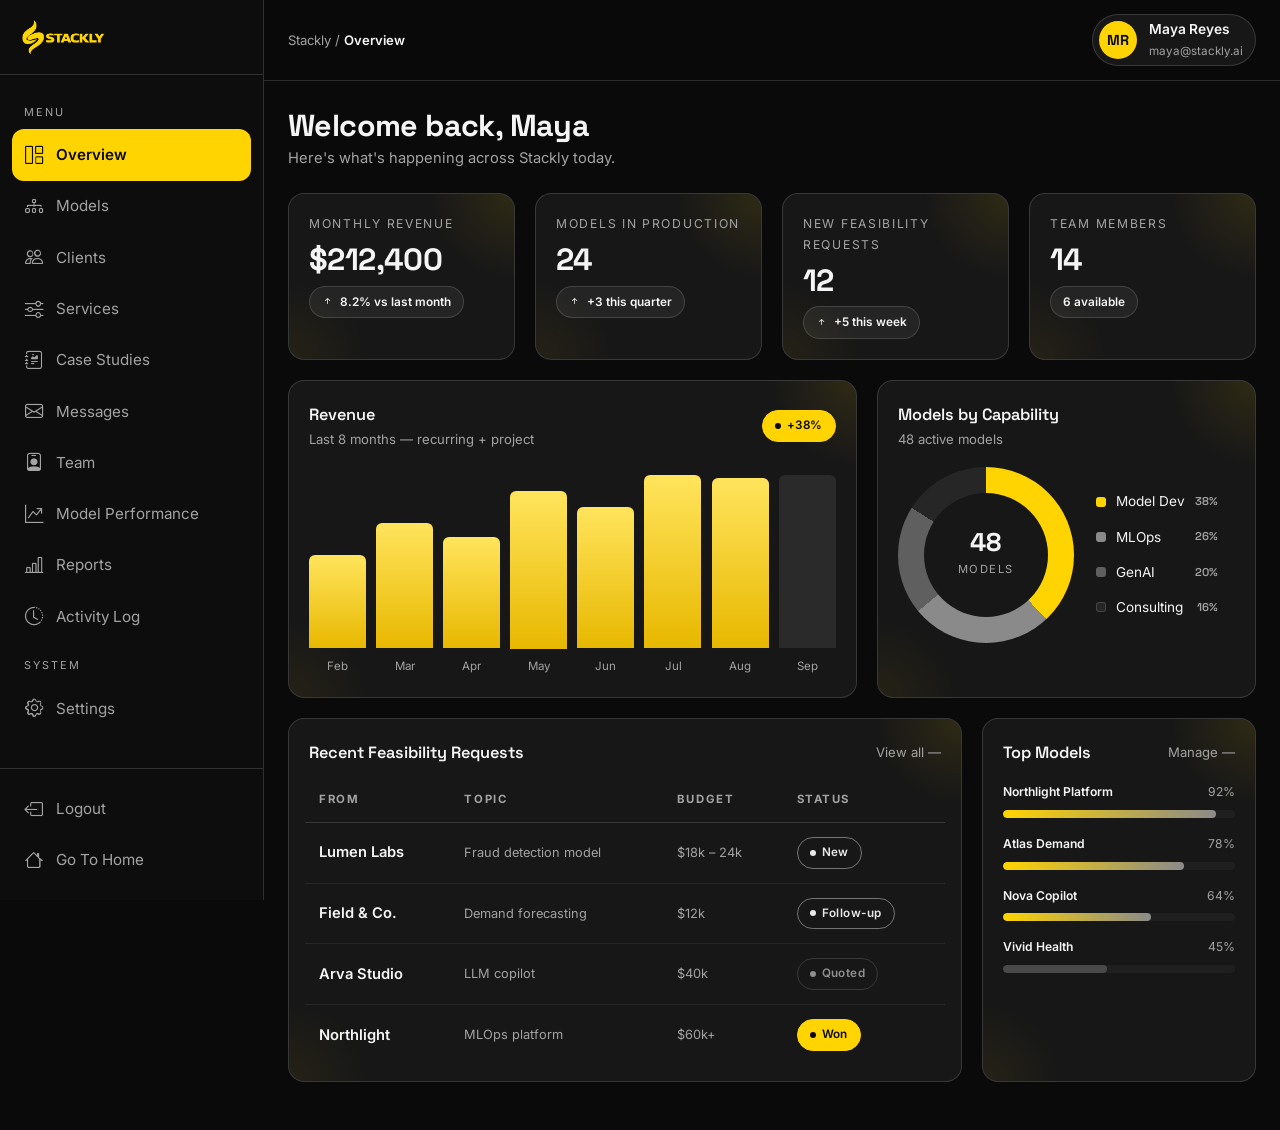
<file: admin-dashboard.html>
<!DOCTYPE html>
<html lang="en"><head>
  <meta charset="UTF-8">
  <meta name="viewport" content="width=device-width, initial-scale=1.0">
  <meta name="robots" content="noindex">
  <meta name="description" content="Stackly admin dashboard — manage models, deployments, clients, services and team.">
  <title>Admin Dashboard | STACKLY Machine Learning Platform</title>
  <script>document.documentElement.className += " js";</script>

  <link rel="preconnect" href="https://fonts.googleapis.com">
  <link rel="preconnect" href="https://fonts.gstatic.com" crossorigin="">
  <link href="https://fonts.googleapis.com/css2?family=Space+Grotesk:wght@400;500;600;700;800&amp;family=Inter:wght@300;400;500;600&amp;display=swap" rel="stylesheet">
  <link href="https://cdn.jsdelivr.net/npm/bootstrap-icons@1.11.3/font/bootstrap-icons.min.css" rel="stylesheet">
  <link href="css/style.css" rel="stylesheet">
  <link href="css/dashboard.css" rel="stylesheet">
</head>
<body class="theme-stackly" data-page="admin-dashboard">

  <div class="dash-shell" id="dashShell">

    <!-- ============ SIDEBAR ============ -->
    <aside class="dash-sidebar" id="dashSidebar">
      <a class="dash-logo" href="index.html" aria-label="Stackly home">
        <img src="images/logo-yellow.webp" alt="Stackly" class="brand-logo">
      </a>

      <nav class="dash-nav" aria-label="Admin navigation">
        <div class="dash-group-title">Menu</div>
        <a class="dash-link is-active" href="#overview" data-target="#overview" data-title="Overview"><i class="bi bi-grid-1x2"></i><span>Overview</span></a>
        <a class="dash-link" href="#projects" data-target="#projects" data-title="Models"><i class="bi bi-diagram-3"></i><span>Models</span></a>
        <a class="dash-link" href="#clients" data-target="#clients" data-title="Clients"><i class="bi bi-people"></i><span>Clients</span></a>
        <a class="dash-link" href="#services" data-target="#services" data-title="Services"><i class="bi bi-sliders"></i><span>Services</span></a>
        <a class="dash-link" href="#cases" data-target="#cases" data-title="Case Studies"><i class="bi bi-journal-richtext"></i><span>Case Studies</span></a>
        <a class="dash-link" href="#messages" data-target="#messages" data-title="Messages"><i class="bi bi-envelope"></i><span>Messages</span></a>
        <a class="dash-link" href="#team" data-target="#team" data-title="Team"><i class="bi bi-person-badge"></i><span>Team</span></a>
        <a class="dash-link" href="#analytics" data-target="#analytics" data-title="Model Performance"><i class="bi bi-graph-up-arrow"></i><span>Model Performance</span></a>
        <a class="dash-link" href="#reports" data-target="#reports" data-title="Reports"><i class="bi bi-bar-chart-line"></i><span>Reports</span></a>
        <a class="dash-link" href="#activity" data-target="#activity" data-title="Activity Log"><i class="bi bi-clock-history"></i><span>Activity Log</span></a>

        <div class="dash-group-title">System</div>
        <a class="dash-link" href="#settings" data-target="#settings" data-title="Settings"><i class="bi bi-gear"></i><span>Settings</span></a>
      </nav>

      <div class="dash-side-foot">
        <a class="dash-link is-logout" href="login.html" data-logout="" aria-label="Logout"><i class="bi bi-box-arrow-right"></i><span>Logout</span></a>
        <a class="dash-link" href="index.html"><i class="bi bi-house"></i><span>Go To Home</span></a>
      </div>
    </aside>
    <div class="dash-overlay" id="dashOverlay"></div>

    <!-- ============ MAIN ============ -->
    <div class="dash-main">
      <header class="dash-topbar">
        <button class="dash-menu-btn" id="dashMenuBtn" aria-label="Toggle menu"><i class="bi bi-list"></i></button>
        <div class="dash-crumb" id="dashCrumb">Stackly / <b>Overview</b></div>
        <div class="dash-topbar-spacer"></div>
        <div class="dash-user" data-user-chip="" title="Maya Reyes">
          <div class="dash-avatar" data-user-avatar="" data-initials="MR">MR</div>
          <div class="dash-user-meta"><b data-user-name="">Maya Reyes</b><small data-user-email="">maya@stackly.ai</small></div>
        </div>
      </header>

      <main class="dash-content">

        <!-- ===================== OVERVIEW ===================== -->
        <section class="dash-section active" id="overview">
          <div class="dash-section-head">
            <div>
              <h1 class="dash-h1">Welcome back, <span data-user-first="">Maya</span></h1>
              <p class="dash-h1-sub">Here's what's happening across Stackly today.</p>
            </div>
          </div>

          <div class="dash-cards">
            <div class="dash-card dash-stat">
              <span class="dash-stat-label">Monthly Revenue</span>
              <div class="dash-stat-num"><span class="dg-num" data-prefix="$" data-count="212400">$212,400</span></div>
              <span class="dash-delta"><i class="bi bi-arrow-up-short"></i> 8.2% vs last month</span>
            </div>
            <div class="dash-card dash-stat">
              <span class="dash-stat-label">Models in Production</span>
              <div class="dash-stat-num"><span class="dg-num" data-count="24">24</span></div>
              <span class="dash-delta"><i class="bi bi-arrow-up-short"></i> +3 this quarter</span>
            </div>
            <div class="dash-card dash-stat">
              <span class="dash-stat-label">New Feasibility Requests</span>
              <div class="dash-stat-num"><span class="dg-num" data-count="12">12</span></div>
              <span class="dash-delta"><i class="bi bi-arrow-up-short"></i> +5 this week</span>
            </div>
            <div class="dash-card dash-stat">
              <span class="dash-stat-label">Team Members</span>
              <div class="dash-stat-num"><span class="dg-num" data-count="14">14</span></div>
              <span class="dash-delta">6 available</span>
            </div>
          </div>

          <div class="dash-row two-col">
            <div class="dash-card">
              <div class="dash-card-head">
                <div>
                  <div class="dash-card-title">Revenue</div>
                  <div class="dash-card-sub">Last 8 months — recurring + project</div>
                </div>
                <span class="spill is-success">+38%</span>
              </div>
              <div class="chart-bars">
                <div class="chart-bar-wrap"><div class="chart-bar" style="--h:46%"></div><span class="chart-label">Feb</span></div>
                <div class="chart-bar-wrap"><div class="chart-bar" style="--h:62%"></div><span class="chart-label">Mar</span></div>
                <div class="chart-bar-wrap"><div class="chart-bar" style="--h:55%"></div><span class="chart-label">Apr</span></div>
                <div class="chart-bar-wrap"><div class="chart-bar" style="--h:78%"></div><span class="chart-label">May</span></div>
                <div class="chart-bar-wrap"><div class="chart-bar" style="--h:70%"></div><span class="chart-label">Jun</span></div>
                <div class="chart-bar-wrap"><div class="chart-bar" style="--h:92%"></div><span class="chart-label">Jul</span></div>
                <div class="chart-bar-wrap"><div class="chart-bar" style="--h:84%"></div><span class="chart-label">Aug</span></div>
                <div class="chart-bar-wrap"><div class="chart-bar is-soft" style="--h:100%"></div><span class="chart-label">Sep</span></div>
              </div>
            </div>

            <div class="dash-card">
              <div class="dash-card-head">
                <div>
                  <div class="dash-card-title">Models by Capability</div>
                  <div class="dash-card-sub">48 active models</div>
                </div>
              </div>
              <div style="display:flex; align-items:center; gap:22px;">
                <div class="donut" style="--c1:38; --c2:26; --c3:20; --c4:16;" role="img" aria-label="38% model development, 26% MLOps, 20% generative AI, 16% consulting">
                  <div class="donut-inner"><div class="donut-center-num">48</div><div class="donut-label">Models</div></div>
                </div>
                <div class="legend">
                  <div class="legend-item"><span class="legend-dot"></span>Model Dev<small>38%</small></div>
                  <div class="legend-item"><span class="legend-dot" style="background:#8a8a8a"></span>MLOps<small>26%</small></div>
                  <div class="legend-item"><span class="legend-dot" style="background:#5f5f5f"></span>GenAI<small>20%</small></div>
                  <div class="legend-item"><span class="legend-dot" style="background:#262626; border:1px solid var(--border);"></span>Consulting<small>16%</small></div>
                </div>
              </div>
            </div>
          </div>

          <div class="dash-row two-col">
            <div class="dash-card">
              <div class="dash-card-head">
                <div class="dash-card-title">Recent Feasibility Requests</div>
                <a class="dash-card-sub" href="404.html" data-target="#messages" data-title="Messages">View all —</a>
              </div>
              <div class="dtable-wrap">
                <table class="dtable">
                  <thead>
                    <tr><th>From</th><th>Topic</th><th>Budget</th><th>Status</th></tr>
                  </thead>
                  <tbody>
                    <tr>
                      <td class="t-main">Lumen Labs</td>
                      <td class="t-sub">Fraud detection model</td>
                      <td class="t-sub">$18k – 24k</td>
                      <td><span class="spill is-warn">New</span></td>
                    </tr>
                    <tr>
                      <td class="t-main">Field &amp; Co.</td>
                      <td class="t-sub">Demand forecasting</td>
                      <td class="t-sub">$12k</td>
                      <td><span class="spill is-warn">Follow-up</span></td>
                    </tr>
                    <tr>
                      <td class="t-main">Arva Studio</td>
                      <td class="t-sub">LLM copilot</td>
                      <td class="t-sub">$40k</td>
                      <td><span class="spill is-idle">Quoted</span></td>
                    </tr>
                    <tr>
                      <td class="t-main">Northlight</td>
                      <td class="t-sub">MLOps platform</td>
                      <td class="t-sub">$60k+</td>
                      <td><span class="spill is-success">Won</span></td>
                    </tr>
                  </tbody>
                </table>
              </div>
            </div>

            <div class="dash-card">
              <div class="dash-card-head">
                <div class="dash-card-title">Top Models</div>
                <a class="dash-card-sub" href="404.html" data-target="#projects" data-title="Models">Manage —</a>
              </div>
              <div style="display:grid; gap:16px;">
                <div>
                  <div class="pmeta"><b>Northlight Platform</b><span>92%</span></div>
                  <div class="dprogress"><div class="dprogress-fill" style="width:92%"></div></div>
                </div>
                <div>
                  <div class="pmeta"><b>Atlas Demand</b><span>78%</span></div>
                  <div class="dprogress"><div class="dprogress-fill" style="width:78%"></div></div>
                </div>
                <div>
                  <div class="pmeta"><b>Nova Copilot</b><span>64%</span></div>
                  <div class="dprogress"><div class="dprogress-fill" style="width:64%"></div></div>
                </div>
                <div>
                  <div class="pmeta"><b>Vivid Health</b><span>45%</span></div>
                  <div class="dprogress"><div class="dprogress-fill is-soft" style="width:45%"></div></div>
                </div>
              </div>
            </div>
          </div>
        </section>

        <!-- ===================== PROJECTS ===================== -->
        <section class="dash-section" id="projects">
          <div class="dash-section-head">
            <div>
              <h1 class="dash-h1">Models</h1>
              <p class="dash-h1-sub">38 total — 24 live — 6 in training — 8 archived</p>
            </div>
            <a class="dash-btn is-accent" href="404.html"><i class="bi bi-plus-lg"></i> New Model</a>
          </div>

          <div class="dash-card">
            <div class="dtable-wrap">
              <table class="dtable">
                <thead>
                  <tr><th>Model</th><th>Client</th><th>Capability</th><th>Progress</th><th>Status</th><th>Due</th><th></th></tr>
                </thead>
                <tbody>
                  <tr>
                    <td class="t-main">Northlight Platform</td>
                    <td class="t-sub">Northlight Capital</td>
                    <td class="t-sub">MLOps</td>
                    <td><div class="dprogress" style="width:120px;"><div class="dprogress-fill" style="width:92%"></div></div></td>
                    <td><span class="spill is-success">Active</span></td>
                    <td class="t-sub">Oct 22</td>
                    <td><a class="dt-action" href="404.html" aria-label="View"><i class="bi bi-eye"></i></a><a class="dt-action" href="404.html" aria-label="Edit"><i class="bi bi-pencil"></i></a></td>
                  </tr>
                  <tr>
                    <td class="t-main">Atlas Demand</td>
                    <td class="t-sub">Atlas Finance</td>
                    <td class="t-sub">Forecasting</td>
                    <td><div class="dprogress" style="width:120px;"><div class="dprogress-fill" style="width:78%"></div></div></td>
                    <td><span class="spill is-warn">Review</span></td>
                    <td class="t-sub">Oct 05</td>
                    <td><a class="dt-action" href="404.html" aria-label="View"><i class="bi bi-eye"></i></a><a class="dt-action" href="404.html" aria-label="Edit"><i class="bi bi-pencil"></i></a></td>
                  </tr>
                  <tr>
                    <td class="t-main">Nova Copilot</td>
                    <td class="t-sub">Frame</td>
                    <td class="t-sub">NLP</td>
                    <td><div class="dprogress" style="width:120px;"><div class="dprogress-fill" style="width:64%"></div></div></td>
                    <td><span class="spill is-warn">On track</span></td>
                    <td class="t-sub">Nov 01</td>
                    <td><a class="dt-action" href="404.html" aria-label="View"><i class="bi bi-eye"></i></a><a class="dt-action" href="404.html" aria-label="Edit"><i class="bi bi-pencil"></i></a></td>
                  </tr>
                  <tr>
                    <td class="t-main">Vivid Diagnostics</td>
                    <td class="t-sub">Vivid Health</td>
                    <td class="t-sub">Vision</td>
                    <td><div class="dprogress" style="width:120px;"><div class="dprogress-fill is-soft" style="width:45%"></div></div></td>
                    <td><span class="spill is-idle">Paused</span></td>
                    <td class="t-sub">Dec 10</td>
                    <td><a class="dt-action" href="404.html" aria-label="View"><i class="bi bi-eye"></i></a><a class="dt-action" href="404.html" aria-label="Edit"><i class="bi bi-pencil"></i></a></td>
                  </tr>
                  <tr>
                    <td class="t-main">FraudShield</td>
                    <td class="t-sub">Meridian Group</td>
                    <td class="t-sub">MLOps</td>
                    <td><div class="dprogress" style="width:120px;"><div class="dprogress-fill" style="width:100%"></div></div></td>
                    <td><span class="spill is-success">Completed</span></td>
                    <td class="t-sub">Done</td>
                    <td><a class="dt-action" href="404.html" aria-label="View"><i class="bi bi-eye"></i></a><a class="dt-action" href="404.html" aria-label="Edit"><i class="bi bi-pencil"></i></a></td>
                  </tr>
                </tbody>
              </table>
            </div>
          </div>
        </section>

        <!-- ===================== CLIENTS ===================== -->
        <section class="dash-section" id="clients">
          <div class="dash-section-head">
            <div>
              <h1 class="dash-h1">Clients</h1>
              <p class="dash-h1-sub">36 active accounts — $1.9M annual retainer value</p>
            </div>
            <a class="dash-btn is-accent" href="404.html"><i class="bi bi-plus-lg"></i> Add Client</a>
          </div>

          <div class="dash-card">
            <div class="dtable-wrap">
              <table class="dtable">
                <thead>
                  <tr><th>Company</th><th>Contact</th><th>Since</th><th>Models</th><th>Retainer</th><th>Status</th></tr>
                </thead>
                <tbody>
                  <tr><td class="t-main">Atlas Finance</td><td class="t-sub">Harper Quinn</td><td class="t-sub">2021</td><td class="t-sub">4</td><td class="t-sub">$24,000/mo</td><td><span class="spill is-success">Active</span></td></tr>
                  <tr><td class="t-main">Northlight Capital</td><td class="t-sub">Daniel Perez</td><td class="t-sub">2022</td><td class="t-sub">3</td><td class="t-sub">$12,500/mo</td><td><span class="spill is-success">Active</span></td></tr>
                  <tr><td class="t-main">Frame</td><td class="t-sub">Lena Ortiz</td><td class="t-sub">2023</td><td class="t-sub">2</td><td class="t-sub">$15,000/mo</td><td><span class="spill is-warn">On hold</span></td></tr>
                  <tr><td class="t-main">Vivid Health</td><td class="t-sub">Simon Bell</td><td class="t-sub">2020</td><td class="t-sub">6</td><td class="t-sub">$8,000/mo</td><td><span class="spill is-warn">Renewing</span></td></tr>
                  <tr><td class="t-main">Fenwick Labs</td><td class="t-sub">Ava Simmons</td><td class="t-sub">2024</td><td class="t-sub">1</td><td class="t-sub">$9,000/mo</td><td><span class="spill is-success">Active</span></td></tr>
                  <tr><td class="t-main">Meridian Group</td><td class="t-sub">Marcus Lee</td><td class="t-sub">2019</td><td class="t-sub">8</td><td class="t-sub">$18,000/mo</td><td><span class="spill is-success">Active</span></td></tr>
                </tbody>
              </table>
            </div>
          </div>
        </section>

        <!-- ===================== SERVICES ===================== -->
        <section class="dash-section" id="services">
          <div class="dash-section-head">
            <div>
              <h1 class="dash-h1">Services</h1>
              <p class="dash-h1-sub">Toggle what's currently offered and live</p>
            </div>
            <a class="dash-btn is-accent" href="404.html"><i class="bi bi-plus-lg"></i> Add Service</a>
          </div>

          <div class="svc-row">
            <div class="svc-main"><b>Model Development</b><span>Predictive and deep learning models built on your data.</span></div>
            <div class="svc-meta"><b>4</b> active models</div>
            <div class="svc-meta" style="text-align:left;"><b>$36k</b> avg. rate</div>
            <span class="spill is-success">Live</span>
            <label class="switch"><input type="checkbox" checked=""><span class="sw-track"></span></label>
          </div>
          <div class="svc-row">
            <div class="svc-main"><b>MLOps &amp; Deployment</b><span>Pipelines, monitoring, and scalable production inference.</span></div>
            <div class="svc-meta"><b>6</b> active models</div>
            <div class="svc-meta" style="text-align:left;"><b>$58k</b> avg. rate</div>
            <span class="spill is-success">Live</span>
            <label class="switch"><input type="checkbox" checked=""><span class="sw-track"></span></label>
          </div>
          <div class="svc-row">
            <div class="svc-main"><b>Data Engineering</b><span>Reliable pipelines, warehouses, and feature stores.</span></div>
            <div class="svc-meta"><b>3</b> active models</div>
            <div class="svc-meta" style="text-align:left;"><b>$44k</b> avg. rate</div>
            <span class="spill is-success">Live</span>
            <label class="switch"><input type="checkbox" checked=""><span class="sw-track"></span></label>
          </div>
          <div class="svc-row">
            <div class="svc-main"><b>Generative AI &amp; LLMs</b><span>Fine-tuned models and retrieval-augmented applications.</span></div>
            <div class="svc-meta"><b>2</b> active models</div>
            <div class="svc-meta" style="text-align:left;"><b>$32k</b> avg. rate</div>
            <span class="spill is-success">Live</span>
            <label class="switch"><input type="checkbox" checked=""><span class="sw-track"></span></label>
          </div>
          <div class="svc-row">
            <div class="svc-main"><b>AI Strategy &amp; Consulting</b><span>Feasibility audits, roadmaps, and fractional ML leadership.</span></div>
            <div class="svc-meta"><b>1</b> active model</div>
            <div class="svc-meta" style="text-align:left;"><b>$18k</b> avg. rate</div>
            <span class="spill is-warn">Paused</span>
            <label class="switch"><input type="checkbox"><span class="sw-track"></span></label>
          </div>
        </section>

        <!-- ===================== CASE STUDIES ===================== -->
        <section class="dash-section" id="cases">
          <div class="dash-section-head">
            <div>
              <h1 class="dash-h1">Case Studies</h1>
              <p class="dash-h1-sub">Published stories on work.html and the case study archive</p>
            </div>
            <a class="dash-btn is-accent" href="404.html"><i class="bi bi-plus-lg"></i> New Story</a>
          </div>

          <div class="dash-card">
            <div class="dtable-wrap">
              <table class="dtable">
                <thead>
                  <tr><th>Title</th><th>Client</th><th>Year</th><th>Views</th><th>Status</th><th></th></tr>
                </thead>
                <tbody>
                  <tr><td class="t-main">Northlight: A Forecasting Platform Reimagined</td><td class="t-sub">Northlight Capital</td><td class="t-sub">2026</td><td class="t-sub">41.2k</td><td><span class="spill is-success">Published</span></td><td><a class="dt-action" href="404.html"><i class="bi bi-pencil"></i></a></td></tr>
                  <tr><td class="t-main">Atlas: Demand Forecasting at Scale</td><td class="t-sub">Atlas Finance</td><td class="t-sub">2025</td><td class="t-sub">29.8k</td><td><span class="spill is-success">Published</span></td><td><a class="dt-action" href="404.html"><i class="bi bi-pencil"></i></a></td></tr>
                  <tr><td class="t-main">Nova: An LLM Copilot in Production</td><td class="t-sub">Frame</td><td class="t-sub">2025</td><td class="t-sub">18.4k</td><td><span class="spill is-warn">Draft</span></td><td><a class="dt-action" href="404.html"><i class="bi bi-pencil"></i></a></td></tr>
                  <tr><td class="t-main">Vivid: Diagnostics from Imaging Data</td><td class="t-sub">Vivid Health</td><td class="t-sub">2024</td><td class="t-sub">33.1k</td><td><span class="spill is-success">Published</span></td><td><a class="dt-action" href="404.html"><i class="bi bi-pencil"></i></a></td></tr>
                </tbody>
              </table>
            </div>
          </div>
        </section>

        <!-- ===================== MESSAGES ===================== -->
        <section class="dash-section" id="messages">
          <div class="dash-section-head">
            <div>
              <h1 class="dash-h1">Messages &amp; Inquiries</h1>
              <p class="dash-h1-sub">8 unread — sourced from contact form and project threads</p>
            </div>
          </div>

          <div class="dash-card">
            <div class="msg-list">
              <div class="msg-item is-unread">
                <div class="dash-avatar" data-initials="LL">LL</div>
                <div class="msg-main"><b>Lumen Labs</b><span>Looking for a partner to rebuild our ML platform ahead of the Series B — budget $18k–24k…</span></div>
                <div class="msg-when">Now</div>
                <span class="unread-dot"></span>
              </div>
              <div class="msg-item is-unread">
                <div class="dash-avatar" data-initials="FC">FC</div>
                <div class="msg-main"><b>Field &amp; Co.</b><span>Follow-up on the forecasting proposal — can we review the baseline results this week?</span></div>
                <div class="msg-when">24m</div>
                <span class="unread-dot"></span>
              </div>
              <div class="msg-item">
                <div class="dash-avatar" data-initials="AS">AS</div>
                <div class="msg-main"><b>Arva Studio</b><span>Quote accepted for the fraud detection build — sending the PO now.</span></div>
                <div class="msg-when">3h</div>
              </div>
              <div class="msg-item is-unread">
                <div class="dash-avatar" data-initials="HQ">HQ</div>
                <div class="msg-main"><b>Harper Quinn</b><span>Can we move the discovery call to Thursday? Also, the model dashboard looks great.</span></div>
                <div class="msg-when">5h</div>
                <span class="unread-dot"></span>
              </div>
              <div class="msg-item">
                <div class="dash-avatar" data-initials="DE">DE</div>
                <div class="msg-main"><b>Daniel Perez</b><span>Atlas approved the final forecast model — amazing work as always.</span></div>
                <div class="msg-when">1d</div>
              </div>
              <div class="msg-item">
                <div class="dash-avatar" data-initials="SB">SB</div>
                <div class="msg-main"><b>Simon Bell</b><span>Vivid would like to talk about the retainer renewal terms.</span></div>
                <div class="msg-when">2d</div>
              </div>
            </div>
          </div>
        </section>

        <!-- ===================== TEAM ===================== -->
        <section class="dash-section" id="team">
          <div class="dash-section-head">
            <div>
              <h1 class="dash-h1">Team</h1>
              <p class="dash-h1-sub">14 members — 6 currently free to take work</p>
            </div>
            <a class="dash-btn is-accent" href="404.html"><i class="bi bi-person-plus"></i> Invite Member</a>
          </div>

          <div class="team-grid">
            <div class="team-tile">
              <div class="dash-avatar" data-initials="MR">MR</div>
              <h4>Maya Reyes</h4>
              <div class="role">Founder — Chief Scientist</div>
              <span class="spill is-warn">In project</span>
              <div style="margin-top:14px; display:flex; gap:6px; justify-content:center;">
                <a class="dt-action" href="404.html" aria-label="Edit"><i class="bi bi-pencil"></i></a>
              </div>
            </div>
            <div class="team-tile">
              <div class="dash-avatar" data-initials="JT">JT</div>
              <h4>Jonah Turner</h4>
              <div class="role">Head of Machine Learning</div>
              <span class="spill is-warn">In project</span>
              <div style="margin-top:14px; display:flex; gap:6px; justify-content:center;">
                <a class="dt-action" href="404.html" aria-label="Edit"><i class="bi bi-pencil"></i></a>
              </div>
            </div>
            <div class="team-tile">
              <div class="dash-avatar" data-initials="EL">EL</div>
              <h4>Elena Lombardi</h4>
              <div class="role">Head of Data Engineering</div>
              <span class="spill is-success">Available</span>
              <div style="margin-top:14px; display:flex; gap:6px; justify-content:center;">
                <a class="dt-action" href="404.html" aria-label="Edit"><i class="bi bi-pencil"></i></a>
              </div>
            </div>
            <div class="team-tile">
              <div class="dash-avatar" data-initials="PN">PN</div>
              <h4>Priya Nath</h4>
              <div class="role">NLP Engineer</div>
              <span class="spill is-warn">In project</span>
              <div style="margin-top:14px; display:flex; gap:6px; justify-content:center;">
                <a class="dt-action" href="404.html" aria-label="Edit"><i class="bi bi-pencil"></i></a>
              </div>
            </div>
            <div class="team-tile">
              <div class="dash-avatar" data-initials="TO">TO</div>
              <h4>Theo Olivier</h4>
              <div class="role">CV Engineer</div>
              <span class="spill is-success">Available</span>
              <div style="margin-top:14px; display:flex; gap:6px; justify-content:center;">
                <a class="dt-action" href="404.html" aria-label="Edit"><i class="bi bi-pencil"></i></a>
              </div>
            </div>
            <div class="team-tile">
              <div class="dash-avatar" data-initials="AK">AK</div>
              <h4>Anika Kapoor</h4>
              <div class="role">Data Scientist</div>
              <span class="spill is-warn">In project</span>
              <div style="margin-top:14px; display:flex; gap:6px; justify-content:center;">
                <a class="dt-action" href="404.html" aria-label="Edit"><i class="bi bi-pencil"></i></a>
              </div>
            </div>
            <div class="team-tile">
              <div class="dash-avatar" data-initials="RK">RK</div>
              <h4>Ravi Kumar</h4>
              <div class="role">MLOps Engineer</div>
              <span class="spill is-success">Available</span>
              <div style="margin-top:14px; display:flex; gap:6px; justify-content:center;">
                <a class="dt-action" href="404.html" aria-label="Edit"><i class="bi bi-pencil"></i></a>
              </div>
            </div>
            <div class="team-tile">
              <div class="dash-avatar" data-initials="LS">LS</div>
              <h4>Lena Sørensen</h4>
              <div class="role">Data Engineer</div>
              <span class="spill is-warn">In project</span>
              <div style="margin-top:14px; display:flex; gap:6px; justify-content:center;">
                <a class="dt-action" href="404.html" aria-label="Edit"><i class="bi bi-pencil"></i></a>
              </div>
            </div>
          </div>
        </section>

        <!-- ===================== ANALYTICS ===================== -->
        <section class="dash-section" id="analytics">
          <div class="dash-section-head">
            <div>
              <h1 class="dash-h1">Model Performance</h1>
              <p class="dash-h1-sub">Live deployment and training performance — last 30 days</p>
            </div>
          </div>

          <div class="dash-cards">
            <div class="dash-card dash-stat"><span class="dash-stat-label">Inference Requests</span><div class="dash-stat-num"><span class="dg-num" data-count="48200">48,200</span></div><span class="dash-delta"><i class="bi bi-arrow-up-short"></i> 12.4%</span></div>
            <div class="dash-card dash-stat"><span class="dash-stat-label">Avg. Latency</span><div class="dash-stat-num">212 ms</div><span class="dash-delta"><i class="bi bi-arrow-down-short"></i> 8ms</span></div>
            <div class="dash-card dash-stat"><span class="dash-stat-label">Error Rate</span><div class="dash-stat-num">0.62%</div><span class="dash-delta"><i class="bi bi-arrow-down-short"></i> 3.1% better</span></div>
            <div class="dash-card dash-stat"><span class="dash-stat-label">Model Uptime</span><div class="dash-stat-num">99.9%</div><span class="dash-delta"><i class="bi bi-arrow-up-short"></i> 0.6%</span></div>
          </div>

          <div class="dash-card">
            <div class="dash-card-head">
              <div>
                <div class="dash-card-title">Inference Requests — Last 12 Months</div>
                <div class="dash-card-sub">Rolling 12-month view</div>
              </div>
            </div>
            <div class="chart-bars">
              <div class="chart-bar-wrap"><div class="chart-bar is-soft" style="--h:34%"></div><span class="chart-label">Oct</span></div>
              <div class="chart-bar-wrap"><div class="chart-bar is-soft" style="--h:42%"></div><span class="chart-label">Nov</span></div>
              <div class="chart-bar-wrap"><div class="chart-bar is-soft" style="--h:38%"></div><span class="chart-label">Dec</span></div>
              <div class="chart-bar-wrap"><div class="chart-bar is-soft" style="--h:55%"></div><span class="chart-label">Jan</span></div>
              <div class="chart-bar-wrap"><div class="chart-bar" style="--h:48%"></div><span class="chart-label">Feb</span></div>
              <div class="chart-bar-wrap"><div class="chart-bar" style="--h:66%"></div><span class="chart-label">Mar</span></div>
              <div class="chart-bar-wrap"><div class="chart-bar" style="--h:60%"></div><span class="chart-label">Apr</span></div>
              <div class="chart-bar-wrap"><div class="chart-bar" style="--h:74%"></div><span class="chart-label">May</span></div>
              <div class="chart-bar-wrap"><div class="chart-bar" style="--h:70%"></div><span class="chart-label">Jun</span></div>
              <div class="chart-bar-wrap"><div class="chart-bar" style="--h:86%"></div><span class="chart-label">Jul</span></div>
              <div class="chart-bar-wrap"><div class="chart-bar" style="--h:82%"></div><span class="chart-label">Aug</span></div>
              <div class="chart-bar-wrap"><div class="chart-bar" style="--h:100%"></div><span class="chart-label">Sep</span></div>
            </div>
          </div>

          <div class="dash-row three-col">
            <div class="dash-card">
              <div class="dash-card-head"><div class="dash-card-title">Throughput Trend</div></div>
              <div class="spark" data-spark="12,18,15,24,29,31,28,40,44,50"><svg viewBox="0 0 260 80" preserveAspectRatio="none" class="spark-svg" aria-hidden="true"><polyline points="0,74.0 28.88888888888889,63.3 57.77777777777778,68.6 86.66666666666667,52.5 115.55555555555556,43.6 144.44444444444446,40.0 173.33333333333334,45.4 202.22222222222223,23.9 231.11111111111111,16.7 260,6.0" fill="none" stroke="#ffd400" stroke-width="2" stroke-linecap="round" stroke-linejoin="round"></polyline></svg></div>
              <div class="pmeta" style="margin-top:10px;"><b>Peak day</b><span>Sep — 4.2M req</span></div>
            </div>
            <div class="dash-card">
              <div class="dash-card-head"><div class="dash-card-title">Deployment Mix</div></div>
              <div style="display:flex; align-items:center; gap:20px;">
                <div class="donut" style="--c1:46; --c2:27; --c3:17; --c4:10;" role="img" aria-label="46% production, 27% canary, 17% shadow, 10% training">
                  <div class="donut-inner"><div class="donut-center-num">46%</div><div class="donut-label">Prod</div></div>
                </div>
                <div class="legend">
                  <div class="legend-item"><span class="legend-dot"></span>Production<small>46%</small></div>
                  <div class="legend-item"><span class="legend-dot" style="background:#8a8a8a"></span>Canary<small>27%</small></div>
                  <div class="legend-item"><span class="legend-dot" style="background:#5f5f5f"></span>Shadow<small>17%</small></div>
                  <div class="legend-item"><span class="legend-dot" style="background:#262626; border:1px solid var(--border);"></span>Training<small>10%</small></div>
                </div>
              </div>
            </div>
            <div class="dash-card">
              <div class="dash-card-head"><div class="dash-card-title">Top Models</div></div>
              <div class="pmeta"><b>FraudShield</b><span>18.2k</span></div>
              <div class="dprogress" style="margin-bottom:14px;"><div class="dprogress-fill" style="width:100%"></div></div>
              <div class="pmeta"><b>Atlas Demand</b><span>12.6k</span></div>
              <div class="dprogress" style="margin-bottom:14px;"><div class="dprogress-fill" style="width:69%"></div></div>
              <div class="pmeta"><b>Nova Copilot</b><span>9.4k</span></div>
              <div class="dprogress" style="margin-bottom:14px;"><div class="dprogress-fill" style="width:52%"></div></div>
              <div class="pmeta"><b>Vivid Health</b><span>6.1k</span></div>
              <div class="dprogress"><div class="dprogress-fill is-soft" style="width:33%"></div></div>
            </div>
          </div>
        </section>

        <!-- ===================== REPORTS ===================== -->
        <section class="dash-section" id="reports">
          <div class="dash-section-head">
            <div>
              <h1 class="dash-h1">Reports</h1>
              <p class="dash-h1-sub">Scheduled exports and one-off downloads</p>
            </div>
            <a class="dash-btn is-accent" href="404.html"><i class="bi bi-plus-lg"></i> New Report</a>
          </div>

          <div class="dash-card">
            <div class="dtable-wrap">
              <table class="dtable">
                <thead>
                  <tr><th>Report</th><th>Scope</th><th>Cadence</th><th>Last run</th><th>Status</th><th></th></tr>
                </thead>
                <tbody>
                  <tr>
                    <td class="t-main">Compute &amp; Cost Summary</td>
                    <td class="t-sub">All services</td>
                    <td class="t-sub">Monthly</td>
                    <td class="t-sub">Sep 30, 2026</td>
                    <td><span class="spill is-success">Ready</span></td>
                    <td><a class="dt-action" href="404.html" aria-label="Download"><i class="bi bi-download"></i></a><a class="dt-action" href="404.html" aria-label="Edit"><i class="bi bi-pencil"></i></a></td>
                  </tr>
                  <tr>
                    <td class="t-main">Model Retention</td>
                    <td class="t-sub">Retainer accounts</td>
                    <td class="t-sub">Quarterly</td>
                    <td class="t-sub">Sep 28, 2026</td>
                    <td><span class="spill is-success">Ready</span></td>
                    <td><a class="dt-action" href="404.html" aria-label="Download"><i class="bi bi-download"></i></a><a class="dt-action" href="404.html" aria-label="Edit"><i class="bi bi-pencil"></i></a></td>
                  </tr>
                  <tr>
                    <td class="t-main">Cluster Utilisation</td>
                    <td class="t-sub">Training fleet</td>
                    <td class="t-sub">Weekly</td>
                    <td class="t-sub">Sep 27, 2026</td>
                    <td><span class="spill is-warn">Running</span></td>
                    <td><a class="dt-action" href="404.html" aria-label="Download"><i class="bi bi-download"></i></a><a class="dt-action" href="404.html" aria-label="Edit"><i class="bi bi-pencil"></i></a></td>
                  </tr>
                  <tr>
                    <td class="t-main">Latency Funnel</td>
                    <td class="t-sub">Production endpoints</td>
                    <td class="t-sub">On demand</td>
                    <td class="t-sub">Sep 12, 2026</td>
                    <td><span class="spill is-idle">Draft</span></td>
                    <td><a class="dt-action" href="404.html" aria-label="Download"><i class="bi bi-download"></i></a><a class="dt-action" href="404.html" aria-label="Edit"><i class="bi bi-pencil"></i></a></td>
                  </tr>
                </tbody>
              </table>
            </div>
          </div>
        </section>

        <!-- ===================== ACTIVITY LOG ===================== -->
        <section class="dash-section" id="activity">
          <div class="dash-section-head">
            <div>
              <h1 class="dash-h1">Activity Log</h1>
              <p class="dash-h1-sub">Everything that changed across the workspace — last 30 days</p>
            </div>
          </div>

          <div class="dash-card">
            <div class="act-item"><i class="bi bi-person-plus"></i><div class="act-text"><span>Amara Khan</span> joined the team as Lead Data Scientist</div><div class="act-when">3h</div></div>
            <div class="act-item"><i class="bi bi-check2-circle"></i><div class="act-text">Milestone approved — <span>Northlight Platform</span> final deployment</div><div class="act-when">7h</div></div>
            <div class="act-item"><i class="bi bi-cash-coin"></i><div class="act-text">Invoice <span>#INV-2041</span> marked paid</div><div class="act-when">1d</div></div>
            <div class="act-item"><i class="bi bi-pencil"></i><div class="act-text"><span>Atlas Demand</span> model moved to Review</div><div class="act-when">2d</div></div>
            <div class="act-item"><i class="bi bi-toggles"></i><div class="act-text">Service <span>MLOps &amp; Deployment</span> set to On</div><div class="act-when">4d</div></div>
            <div class="act-item"><i class="bi bi-box-arrow-up-right"></i><div class="act-text">Case study <span>Northlight: Forecasting Platform</span> published</div><div class="act-when">6d</div></div>
            <div class="act-item"><i class="bi bi-shield-check"></i><div class="act-text">Backup completed for <span>stackly-prod</span></div><div class="act-when">1w</div></div>
          </div>
        </section>

        <!-- ===================== SETTINGS ===================== -->
        <section class="dash-section" id="settings">
          <div class="dash-section-head">
            <div>
              <h1 class="dash-h1">Settings</h1>
              <p class="dash-h1-sub">Profile, notifications and security</p>
            </div>
          </div>

          <div class="dash-row two-col">
            <div class="dash-card">
              <div class="dash-card-title" style="margin-bottom:16px;">Profile</div>
              <div style="display:grid; gap:16px;">
                <div>
                  <label class="dash-label" for="admName">Full name</label>
                  <input class="dash-input" id="admName" type="text" value="Maya Reyes" data-user-name="">
                </div>
<div>
                  <label class="dash-label" for="admEmail">Email</label>
                  <input class="dash-input" id="admEmail" type="email" value="maya@stackly.ai" autocomplete="email" autocapitalize="off" autocorrect="off" spellcheck="false" data-user-email="" />
                  <p class="field-msg" role="alert">
                    <i class="bi bi-exclamation-circle"></i><span></span>
                  </p>
                </div>
                <div>
                  <label class="dash-label" for="admRole">Role</label>
                  <input class="dash-input" id="admRole" type="text" value="Founder — Chief Scientist">
                </div>
                <div>
                  <label class="dash-label" for="admBio">Short bio</label>
                  <textarea class="dash-textarea" id="admBio" rows="3">Sets the research bar and the roadmap behind every engagement.</textarea>
                </div>
              </div>
            </div>

            <div style="display:grid; gap:16px;">
              <div class="dash-card">
                <div class="dash-card-title" style="margin-bottom:8px;">Notifications</div>
                <div class="set-row"><div><b>New feasibility alerts</b><span>Email me when a contact form arrives</span></div><label class="switch"><input type="checkbox" checked=""><span class="sw-track"></span></label></div>
                <div class="set-row"><div><b>Model milestones</b><span>Daily digest of status changes</span></div><label class="switch"><input type="checkbox" checked=""><span class="sw-track"></span></label></div>
                <div class="set-row"><div><b>Weekly performance</b><span>Model metrics summary every Monday</span></div><label class="switch"><input type="checkbox"><span class="sw-track"></span></label></div>
              </div>

              <div class="dash-card">
                <div class="dash-card-title" style="margin-bottom:16px;">Security</div>
                <div style="display:grid; gap:16px;">
                  <div>
                    <label class="dash-label" for="admPw">New password</label>
                    <input class="dash-input" id="admPw" type="password">
                  </div>
                  <div>
                    <label class="dash-label" for="admPw2">Confirm password</label>
                    <input class="dash-input" id="admPw2" type="password">
                  </div>
                </div>
              </div>
            </div>
          </div>

          <div style="display:flex; gap:12px;">
            <a class="dash-btn is-accent" href="404.html">Save Changes</a>
            <a class="dash-btn" href="404.html">Cancel</a>
          </div>
        </section>

      </main>
    </div>
  </div>

    <script src="js/email-validate.js"></script>
  <script src="js/dashboard.js"></script>
</body></html>
</file>
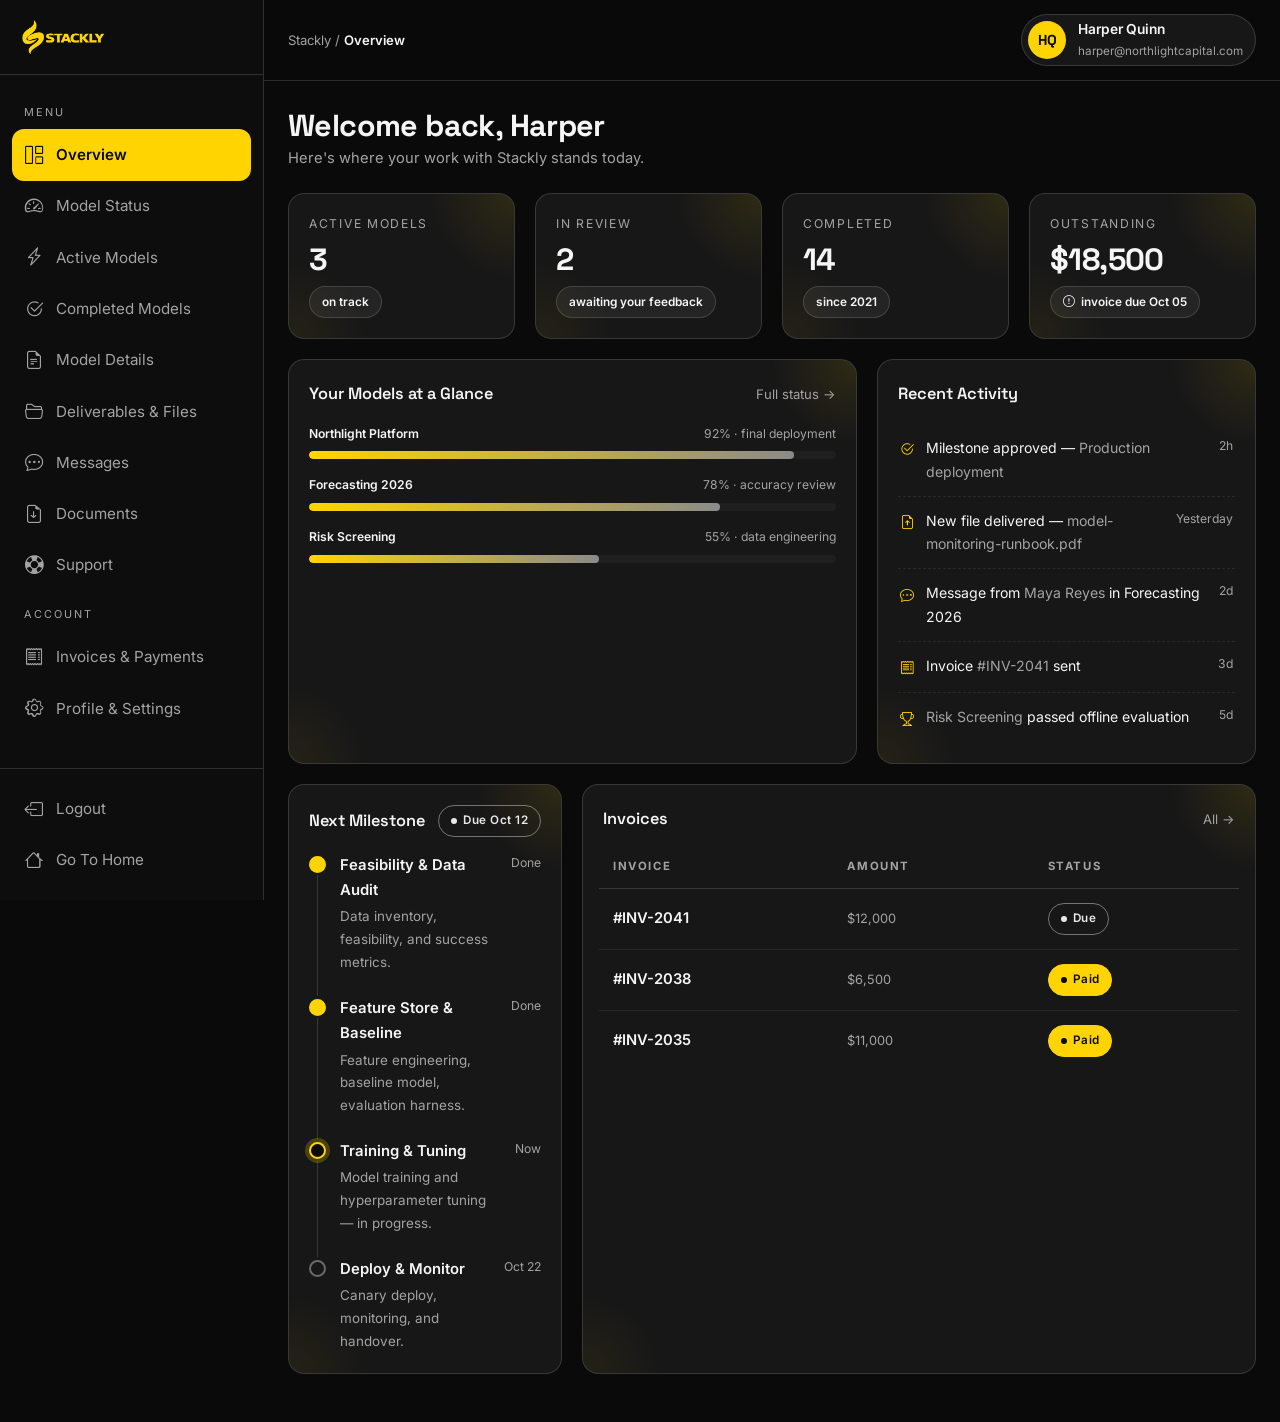
<file: client-dashboard.html>
<!DOCTYPE html>
<html lang="en">
<head>
  <meta charset="UTF-8" />
  <meta name="viewport" content="width=device-width, initial-scale=1.0" />
  <meta name="robots" content="noindex" />
<meta name="description" content="Stackly client dashboard — track model deployments, performance and invoices." />
  <title>Client Dashboard | STACKLY Machine Learning Platform</title>
  <script>document.documentElement.className += " js";</script>

  <link rel="preconnect" href="https://fonts.googleapis.com" />
  <link rel="preconnect" href="https://fonts.gstatic.com" crossorigin />
  <link href="https://fonts.googleapis.com/css2?family=Space+Grotesk:wght@400;500;600;700;800&family=Inter:wght@300;400;500;600&display=swap" rel="stylesheet" />
  <link href="https://cdn.jsdelivr.net/npm/bootstrap-icons@1.11.3/font/bootstrap-icons.min.css" rel="stylesheet" />
  <link href="css/style.css" rel="stylesheet" />
  <link href="css/dashboard.css" rel="stylesheet" />
</head>
<body class="theme-stackly" data-page="client-dashboard">

  <div class="dash-shell" id="dashShell">

    <!-- ============ SIDEBAR ============ -->
    <aside class="dash-sidebar" id="dashSidebar">
      <a class="dash-logo" href="index.html" aria-label="Stackly home">
        <img src="images/logo-yellow.webp" alt="Stackly" class="brand-logo" />
      </a>

      <nav class="dash-nav" aria-label="Client navigation">
        <div class="dash-group-title">Menu</div>
<a class="dash-link is-active" href="#overview" data-target="#overview" data-title="Overview"><i class="bi bi-grid-1x2"></i><span>Overview</span></a>
        <a class="dash-link" href="#status" data-target="#status" data-title="Model Status"><i class="bi bi-speedometer2"></i><span>Model Status</span></a>
        <a class="dash-link" href="#active" data-target="#active" data-title="Active Models"><i class="bi bi-lightning-charge"></i><span>Active Models</span></a>
        <a class="dash-link" href="#completed" data-target="#completed" data-title="Completed Models"><i class="bi bi-check2-circle"></i><span>Completed Models</span></a>
        <a class="dash-link" href="#details" data-target="#details" data-title="Model Details"><i class="bi bi-file-earmark-text"></i><span>Model Details</span></a>
        <a class="dash-link" href="#files" data-target="#files" data-title="Deliverables"><i class="bi bi-folder2-open"></i><span>Deliverables &amp; Files</span></a>
        <a class="dash-link" href="#messages" data-target="#messages" data-title="Messages"><i class="bi bi-chat-dots"></i><span>Messages</span></a>
        <a class="dash-link" href="#documents" data-target="#documents" data-title="Documents"><i class="bi bi-file-earmark-arrow-down"></i><span>Documents</span></a>
        <a class="dash-link" href="#support" data-target="#support" data-title="Support"><i class="bi bi-life-preserver"></i><span>Support</span></a>

        <div class="dash-group-title">Account</div>
        <a class="dash-link" href="#invoices" data-target="#invoices" data-title="Invoices"><i class="bi bi-receipt"></i><span>Invoices &amp; Payments</span></a>
        <a class="dash-link" href="#profile" data-target="#profile" data-title="Profile &amp; Settings"><i class="bi bi-gear"></i><span>Profile &amp; Settings</span></a>
      </nav>

      <div class="dash-side-foot">
        <a class="dash-link is-logout" href="login.html" data-logout aria-label="Logout"><i class="bi bi-box-arrow-right"></i><span>Logout</span></a>
        <a class="dash-link" href="index.html"><i class="bi bi-house"></i><span>Go To Home</span></a>
      </div>
    </aside>
    <div class="dash-overlay" id="dashOverlay"></div>

    <!-- ============ MAIN ============ -->
    <div class="dash-main">
      <header class="dash-topbar">
        <button class="dash-menu-btn" id="dashMenuBtn" aria-label="Toggle menu"><i class="bi bi-list"></i></button>
        <div class="dash-crumb" id="dashCrumb">Stackly / <b>Overview</b></div>
        <div class="dash-topbar-spacer"></div>
        <div class="dash-user" data-user-chip title="Harper Quinn">
          <div class="dash-avatar" data-user-avatar data-initials="HQ"></div>
          <div class="dash-user-meta"><b data-user-name>Harper Quinn</b><small data-user-email>harper@northlightcapital.com</small></div>
        </div>
      </header>

      <main class="dash-content">

        <!-- ===================== OVERVIEW ===================== -->
        <section class="dash-section active" id="overview">
          <div class="dash-section-head">
            <div>
              <h1 class="dash-h1">Welcome back, <span data-user-first>Harper</span></h1>
              <p class="dash-h1-sub">Here's where your work with Stackly stands today.</p>
            </div>
          </div>

<div class="dash-cards">
            <div class="dash-card dash-stat">
              <span class="dash-stat-label">Active Models</span>
              <div class="dash-stat-num"><span class="dg-num" data-count="3">3</span></div>
              <span class="dash-delta">on track</span>
            </div>
            <div class="dash-card dash-stat">
              <span class="dash-stat-label">In Review</span>
              <div class="dash-stat-num"><span class="dg-num" data-count="2">2</span></div>
              <span class="dash-delta">awaiting your feedback</span>
            </div>
            <div class="dash-card dash-stat">
              <span class="dash-stat-label">Completed</span>
              <div class="dash-stat-num"><span class="dg-num" data-count="14">14</span></div>
              <span class="dash-delta">since 2021</span>
            </div>
            <div class="dash-card dash-stat">
              <span class="dash-stat-label">Outstanding</span>
              <div class="dash-stat-num"><span class="dg-num" data-prefix="$" data-count="18500">18,500</span></div>
              <span class="dash-delta"><i class="bi bi-exclamation-circle"></i> invoice due Oct 05</span>
            </div>
          </div>

          <div class="dash-row two-col">
            <div class="dash-card">
              <div class="dash-card-head">
                <div class="dash-card-title">Your Models at a Glance</div>
                <a class="dash-card-sub" href="404.html" data-target="#status" data-title="Model Status">Full status →</a>
              </div>
              <div style="display:grid; gap:16px;">
                <div>
                  <div class="pmeta"><b>Northlight Platform</b><span>92% · final deployment</span></div>
                  <div class="dprogress"><div class="dprogress-fill" style="width:92%"></div></div>
                </div>
                <div>
                  <div class="pmeta"><b>Forecasting 2026</b><span>78% · accuracy review</span></div>
                  <div class="dprogress"><div class="dprogress-fill" style="width:78%"></div></div>
                </div>
                <div>
                  <div class="pmeta"><b>Risk Screening</b><span>55% · data engineering</span></div>
                  <div class="dprogress"><div class="dprogress-fill" style="width:55%"></div></div>
                </div>
              </div>
            </div>

            <div class="dash-card">
              <div class="dash-card-head"><div class="dash-card-title">Recent Activity</div></div>
              <div class="act-item"><i class="bi bi-check2-circle"></i><div class="act-text">Milestone approved — <span>Production deployment</span></div><div class="act-when">2h</div></div>
              <div class="act-item"><i class="bi bi-file-earmark-arrow-up"></i><div class="act-text">New file delivered — <span>model-monitoring-runbook.pdf</span></div><div class="act-when">Yesterday</div></div>
              <div class="act-item"><i class="bi bi-chat-dots"></i><div class="act-text">Message from <span>Maya Reyes</span> in Forecasting 2026</div><div class="act-when">2d</div></div>
              <div class="act-item"><i class="bi bi-receipt"></i><div class="act-text">Invoice <span>#INV-2041</span> sent</div><div class="act-when">3d</div></div>
              <div class="act-item"><i class="bi bi-trophy"></i><div class="act-text"><span>Risk Screening</span> passed offline evaluation</div><div class="act-when">5d</div></div>
            </div>
          </div>

          <div class="dash-row two-col">
            <div class="dash-card">
              <div class="dash-card-head">
                <div class="dash-card-title">Next Milestone</div>
                <span class="spill is-warn">Due Oct 12</span>
              </div>
              <div class="milestone">
                <div class="m-dot is-done"></div>
                <div class="m-body"><b>Feasibility &amp; Data Audit</b><p>Data inventory, feasibility, and success metrics.</p></div>
                <div class="m-when">Done</div>
              </div>
              <div class="milestone">
                <div class="m-dot is-done"></div>
                <div class="m-body"><b>Feature Store &amp; Baseline</b><p>Feature engineering, baseline model, evaluation harness.</p></div>
                <div class="m-when">Done</div>
              </div>
              <div class="milestone">
                <div class="m-dot is-now"></div>
                <div class="m-body"><b>Training &amp; Tuning</b><p>Model training and hyperparameter tuning — in progress.</p></div>
                <div class="m-when">Now</div>
              </div>
              <div class="milestone">
                <div class="m-dot"></div>
                <div class="m-body"><b>Deploy &amp; Monitor</b><p>Canary deploy, monitoring, and handover.</p></div>
                <div class="m-when">Oct 22</div>
              </div>
            </div>

            <div class="dash-card">
              <div class="dash-card-head"><div class="dash-card-title">Invoices</div><a class="dash-card-sub" href="404.html" data-target="#invoices" data-title="Invoices &amp; Payments">All →</a></div>
              <div class="dtable-wrap">
                <table class="dtable">
                  <thead><tr><th>Invoice</th><th>Amount</th><th>Status</th></tr></thead>
                  <tbody>
                    <tr><td class="t-main">#INV-2041</td><td class="t-sub">$12,000</td><td><span class="spill is-warn">Due</span></td></tr>
                    <tr><td class="t-main">#INV-2038</td><td class="t-sub">$6,500</td><td><span class="spill is-success">Paid</span></td></tr>
                    <tr><td class="t-main">#INV-2035</td><td class="t-sub">$11,000</td><td><span class="spill is-success">Paid</span></td></tr>
                  </tbody>
                </table>
              </div>
            </div>
          </div>
        </section>

        <!-- ===================== PROJECT STATUS ===================== -->
<section class="dash-section" id="status">
          <div class="dash-section-head">
            <div>
              <h1 class="dash-h1">Model Status &amp; Progress</h1>
              <p class="dash-h1-sub">Live progress across all your engagements</p>
            </div>
          </div>

          <div class="dash-row four-col">
            <div class="dash-card dash-stat"><span class="dash-stat-label">Overall</span><div class="dash-stat-num">76%</div><span class="dash-delta">across 3 models</span></div>
            <div class="dash-card dash-stat"><span class="dash-stat-label">On Track</span><div class="dash-stat-num">2</div><span class="dash-delta">2 of 3</span></div>
            <div class="dash-card dash-stat"><span class="dash-stat-label">In Review</span><div class="dash-stat-num">2</div><span class="dash-delta">awaiting feedback</span></div>
            <div class="dash-card dash-stat"><span class="dash-stat-label">Next Launch</span><div class="dash-stat-num">Oct 22</div><span class="dash-delta">Northlight Platform</span></div>
          </div>

          <div class="dash-row three-col">
            <div class="dash-card">
              <div class="dash-card-head">
                <div class="dash-card-title">Northlight Platform</div>
                <span class="spill is-success">Active</span>
              </div>
              <div class="pmeta" style="margin-bottom:12px;"><b>92% complete</b><span>Final deployment</span></div>
              <div class="milestone">
                <div class="m-dot is-done"></div>
                <div class="m-body"><b>Data &amp; Feasibility</b><p>Audit &amp; success metrics</p></div>
              </div>
              <div class="milestone">
                <div class="m-dot is-done"></div>
                <div class="m-body"><b>Feature Store</b><p>Pipelines &amp; baseline</p></div>
              </div>
              <div class="milestone">
                <div class="m-dot is-now"></div>
                <div class="m-body"><b>Training &amp; Tuning</b><p>Model tuning + QA in progress</p></div>
              </div>
              <div class="milestone">
                <div class="m-dot"></div>
                <div class="m-body"><b>Deploy</b><p>Canary rollout due Oct 22</p></div>
              </div>
            </div>

            <div class="dash-card">
              <div class="dash-card-head">
                <div class="dash-card-title">Forecasting 2026</div>
                <span class="spill is-warn">Review</span>
              </div>
              <div class="pmeta" style="margin-bottom:12px;"><b>78% complete</b><span>Accuracy review</span></div>
              <div class="milestone">
                <div class="m-dot is-done"></div>
                <div class="m-body"><b>Feasibility</b><p>Data audit &amp; baselines</p></div>
              </div>
              <div class="milestone">
                <div class="m-dot is-done"></div>
                <div class="m-body"><b>Baseline</b><p>Benchmarks delivered</p></div>
              </div>
              <div class="milestone">
                <div class="m-dot is-now"></div>
                <div class="m-body"><b>Tuning</b><p>Awaiting your feedback</p></div>
              </div>
              <div class="milestone">
                <div class="m-dot"></div>
                <div class="m-body"><b>Validation</b><p>Evaluation report + assets</p></div>
              </div>
            </div>

            <div class="dash-card">
              <div class="dash-card-head">
                <div class="dash-card-title">Risk Screening</div>
                <span class="spill is-success">Active</span>
              </div>
              <div class="pmeta" style="margin-bottom:12px;"><b>55% complete</b><span>Data engineering</span></div>
              <div class="milestone">
                <div class="m-dot is-done"></div>
                <div class="m-body"><b>Data Labeling</b><p>Labels &amp; schema</p></div>
              </div>
              <div class="milestone">
                <div class="m-dot is-done"></div>
                <div class="m-body"><b>Feature Engineering</b><p>Training features built</p></div>
              </div>
              <div class="milestone">
                <div class="m-dot is-now"></div>
                <div class="m-body"><b>Model Training</b><p>Training runs in progress</p></div>
              </div>
              <div class="milestone">
                <div class="m-dot"></div>
                <div class="m-body"><b>Deployment</b><p>Shadow rollout + monitoring</p></div>
              </div>
            </div>
          </div>
        </section>

        <!-- ===================== ACTIVE PROJECTS ===================== -->
<section class="dash-section" id="active">
          <div class="dash-section-head">
            <div>
              <h1 class="dash-h1">Active Models</h1>
              <p class="dash-h1-sub">3 models currently in production</p>
            </div>
          </div>

          <div class="dash-row three-col">
            <div class="dash-card">
              <div class="dash-card-head"><div class="dash-card-title">Northlight Platform</div><span class="spill is-success">Active</span></div>
              <div class="pmeta"><b>92%</b><span>Final deployment</span></div>
              <div class="dprogress" style="margin-bottom:14px;"><div class="dprogress-fill" style="width:92%"></div></div>
              <p class="dash-card-sub" style="margin-bottom:14px;">MLOps platform for forecasting and reporting.</p>
              <div class="pmeta"><b>Launch</b><span>Oct 22, 2026</span></div>
              <div class="pmeta" style="margin-bottom:16px;"><b>Deliverables</b><span>8 files</span></div>
              <a class="dash-btn is-accent is-sm" href="404.html" data-target="#details" data-title="Model Details"><i class="bi bi-box-arrow-up-right"></i> View Details</a>
            </div>
            <div class="dash-card">
              <div class="dash-card-head"><div class="dash-card-title">Forecasting 2026</div><span class="spill is-warn">Review</span></div>
              <div class="pmeta"><b>78%</b><span>Accuracy review</span></div>
              <div class="dprogress" style="margin-bottom:14px;"><div class="dprogress-fill" style="width:78%"></div></div>
              <p class="dash-card-sub" style="margin-bottom:14px;">Demand model rebuilt on our 2022 baseline — new features, new accuracy targets.</p>
              <div class="pmeta"><b>Next step</b><span>Your feedback</span></div>
              <div class="pmeta" style="margin-bottom:16px;"><b>Deliverables</b><span>11 files</span></div>
              <a class="dash-btn is-accent is-sm" href="404.html" data-target="#details" data-title="Model Details"><i class="bi bi-box-arrow-up-right"></i> View Details</a>
            </div>
            <div class="dash-card">
              <div class="dash-card-head"><div class="dash-card-title">Risk Screening</div><span class="spill is-success">Active</span></div>
              <div class="pmeta"><b>55%</b><span>Data engineering</span></div>
              <div class="dprogress" style="margin-bottom:14px;"><div class="dprogress-fill" style="width:55%"></div></div>
              <p class="dash-card-sub" style="margin-bottom:14px;">Credit risk model for the Q4 origination pipeline.</p>
              <div class="pmeta"><b>Delivery</b><span>Nov 05, 2026</span></div>
              <div class="pmeta" style="margin-bottom:16px;"><b>Deliverables</b><span>6 files</span></div>
              <a class="dash-btn is-accent is-sm" href="404.html" data-target="#details" data-title="Model Details"><i class="bi bi-box-arrow-up-right"></i> View Details</a>
            </div>
          </div>
        </section>

        <!-- ===================== COMPLETED MODELS ===================== -->
        <section class="dash-section" id="completed">
          <div class="dash-section-head">
            <div>
              <h1 class="dash-h1">Completed Models</h1>
              <p class="dash-h1-sub">14 models delivered since 2021</p>
            </div>
          </div>

          <div class="dash-row three-col">
            <div class="dash-card">
              <div class="dash-card-head"><div class="dash-card-title">Fraud Detection 2022</div><span class="spill is-success">Delivered</span></div>
              <div class="pmeta"><b>Identity</b><span>2022</span></div>
              <div class="pmeta"><b>Result</b><span>-62% false positives</span></div>
              <p class="dash-card-sub" style="margin-top:6px;">The system that started our partnership with Stackly.</p>
            </div>
            <div class="dash-card">
              <div class="dash-card-head"><div class="dash-card-title">Churn Model 2023</div><span class="spill is-success">Delivered</span></div>
              <div class="pmeta"><b>Digital</b><span>2023</span></div>
              <div class="pmeta"><b>Result</b><span>2.4x retention lift</span></div>
              <p class="dash-card-sub" style="margin-top:6px;">Retention model for the Meridian Group portfolio.</p>
            </div>
            <div class="dash-card">
              <div class="dash-card-head"><div class="dash-card-title">CLV Prediction 2025</div><span class="spill is-success">Delivered</span></div>
              <div class="pmeta"><b>Print &amp; Digital</b><span>2025</span></div>
              <div class="pmeta"><b>Result</b><span>95% RMSE reduction</span></div>
              <p class="dash-card-sub" style="margin-top:6px;">Customer lifetime value model and reporting layer.</p>
            </div>
            <div class="dash-card">
              <div class="dash-card-head"><div class="dash-card-title">Liquidity Forecast 2024</div><span class="spill is-success">Delivered</span></div>
              <div class="pmeta"><b>Forecasting</b><span>2024</span></div>
              <div class="pmeta"><b>Result</b><span>12 portfolios live</span></div>
              <p class="dash-card-sub" style="margin-top:6px;">Daily liquidity forecasts across desks.</p>
            </div>
            <div class="dash-card">
              <div class="dash-card-head"><div class="dash-card-title">Investor Scoring 2025</div><span class="spill is-success">Delivered</span></div>
              <div class="pmeta"><b>Creative</b><span>2025</span></div>
              <div class="pmeta"><b>Result</b><span>$48M pipeline scored</span></div>
              <p class="dash-card-sub" style="margin-top:6px;">Lead scoring for the investor pipeline.</p>
            </div>
            <div class="dash-card">
              <div class="dash-card-head"><div class="dash-card-title">Basel Exposure 2021</div><span class="spill is-success">Delivered</span></div>
              <div class="pmeta"><b>Risk</b><span>2021</span></div>
              <div class="pmeta"><b>Result</b><span>Basel-aligned exposure</span></div>
              <p class="dash-card-sub" style="margin-top:6px;">The original model that started it all.</p>
            </div>
          </div>
        </section>

<!-- ===================== MODEL DETAILS ===================== -->
        <section class="dash-section" id="details">
          <div class="dash-section-head">
            <div>
              <h1 class="dash-h1">Model Details</h1>
              <p class="dash-h1-sub">Northlight Platform · active since Mar 2026</p>
            </div>
            <span class="spill is-success">Active</span>
          </div>

          <div class="dash-row two-col" style="grid-template-columns:1fr 1.5fr;">
            <div class="dash-card">
              <div class="dash-card-title" style="margin-bottom:14px;">Model Overview</div>
              <div class="dtable-wrap" style="margin:0;">
                <table class="dtable" style="min-width:0;">
                  <tbody>
                    <tr><td class="t-sub">Service</td><td class="t-main">MLOps / Platform</td></tr>
                    <tr><td class="t-sub">Team</td><td class="t-main">Maya, Ravi, Elena</td></tr>
                    <tr><td class="t-sub">Started</td><td class="t-main">Mar 2026</td></tr>
                    <tr><td class="t-sub">Launch</td><td class="t-main">Oct 22, 2026</td></tr>
                    <tr><td class="t-sub">Budget</td><td class="t-main">$120,000</td></tr>
                    <tr><td class="t-sub">Health</td><td><span class="spill is-success">On track</span></td></tr>
                  </tbody>
                </table>
              </div>
            </div>

            <div class="dash-card">
              <div class="dash-card-head"><div class="dash-card-title">Milestones</div><span class="spill">4 of 4</span></div>
              <div class="milestone">
                <div class="m-dot is-done"></div>
                <div class="m-body"><b>Feasibility &amp; Data Audit</b><p>Data inventory, feasibility, and success metrics.</p></div>
                <div class="m-when">Mar 28</div>
              </div>
              <div class="milestone">
                <div class="m-dot is-done"></div>
                <div class="m-body"><b>Feature Store &amp; Baseline</b><p>Feature engineering, baseline model, evaluation harness.</p></div>
                <div class="m-when">Jun 12</div>
              </div>
              <div class="milestone">
                <div class="m-dot is-now"></div>
                <div class="m-body"><b>Training &amp; Tuning</b><p>Model training and hyperparameter tuning — in progress.</p></div>
                <div class="m-when">In progress</div>
              </div>
              <div class="milestone">
                <div class="m-dot"></div>
                <div class="m-body"><b>Deploy &amp; Monitor</b><p>Canary deploy, monitoring, and handover.</p></div>
                <div class="m-when">Oct 22</div>
              </div>
            </div>
          </div>

          <div class="dash-card">
            <div class="dash-card-head">
              <div class="dash-card-title">Bottom Line</div>
              <a class="dash-card-sub" href="404.html" data-target="#files" data-title="Deliverables">All files →</a>
            </div>
            <p class="dash-card-sub" style="max-width:720px;">
              The platform is migrating from batch pipelines to a real-time serving stack. All
              discovery and feature phases are approved; the engineering team is re-platforming
              model serving and monitoring. Production rollout is scheduled for October 22 with
              room for a 5-day buffer.
            </p>
          </div>
        </section>

        <!-- ===================== DELIVERABLES & FILES ===================== -->
        <section class="dash-section" id="files">
          <div class="dash-section-head">
            <div>
              <h1 class="dash-h1">Deliverables &amp; Files</h1>
              <p class="dash-h1-sub">Everything Stackly has shared with you</p>
            </div>
          </div>

          <div class="dash-card">
<div class="file-item">
              <div class="file-icon"><i class="bi bi-file-earmark-pdf"></i></div>
              <div class="file-name"><b>northlight-feasibility-report.pdf</b><small>PDF · 4.2 MB</small></div>
              <div class="file-meta"><small>Jul 12, 2026</small><a class="dash-btn is-sm" href="404.html"><i class="bi bi-download"></i> Download</a></div>
            </div>
            <div class="file-item">
              <div class="file-icon"><i class="bi bi-file-earmark-image"></i></div>
              <div class="file-name"><b>model-card-v3.pdf</b><small>PDF · 18.7 MB</small></div>
              <div class="file-meta"><small>Aug 02, 2026</small><a class="dash-btn is-sm" href="404.html"><i class="bi bi-download"></i> Download</a></div>
            </div>
            <div class="file-item">
              <div class="file-icon"><i class="bi bi-folder2"></i></div>
              <div class="file-name"><b>feature-store-schema.zip</b><small>ZIP · 86.4 MB</small></div>
              <div class="file-meta"><small>Aug 19, 2026</small><a class="dash-btn is-sm" href="404.html"><i class="bi bi-download"></i> Download</a></div>
            </div>
            <div class="file-item">
              <div class="file-icon"><i class="bi bi-file-earmark-play"></i></div>
              <div class="file-name"><b>forecast-demo-rough-cut.mp4</b><small>MP4 · 612 MB</small></div>
              <div class="file-meta"><small>Sep 20, 2026</small><a class="dash-btn is-sm" href="404.html"><i class="bi bi-download"></i> Download</a></div>
            </div>
            <div class="file-item">
              <div class="file-icon"><i class="bi bi-file-earmark-code"></i></div>
              <div class="file-name"><b>deployment-runbook.md</b><small>MD · 12 KB</small></div>
              <div class="file-meta"><small>Sep 24, 2026</small><a class="dash-btn is-sm" href="404.html"><i class="bi bi-download"></i> Download</a></div>
            </div>
          </div>
        </section>

        <!-- ===================== MESSAGES ===================== -->
        <section class="dash-section" id="messages">
          <div class="dash-section-head">
            <div>
              <h1 class="dash-h1">Messages &amp; Communication</h1>
              <p class="dash-h1-sub">Threads with your Stackly team</p>
            </div>
          </div>

          <div class="dash-row two-col" style="grid-template-columns:1fr 1.4fr;">
            <div class="dash-card">
<div class="msg-item is-unread">
                <div class="dash-avatar" data-initials="MR"></div>
                <div class="msg-main"><b>Maya Reyes</b><span>New model pass is ready for you…</span></div>
                <div class="msg-when">2d</div>
                <span class="unread-dot"></span>
              </div>
              <div class="msg-item">
                <div class="dash-avatar" data-initials="JT"></div>
                <div class="msg-main"><b>Jonah Turner</b><span>Forecast tuning feedback received — refining now.</span></div>
                <div class="msg-when">4d</div>
              </div>
              <div class="msg-item">
                <div class="dash-avatar" data-initials="RK"></div>
                <div class="msg-main"><b>Ravi Kumar</b><span>Serving is on schedule; staging preview later this week.</span></div>
                <div class="msg-when">1w</div>
              </div>
            </div>

            <div class="dash-card">
              <div class="dash-card-title" style="margin-bottom:14px;">Maya Reyes</div>
<div class="act-item" style="border:0; padding:8px 0;">
                <div class="dash-avatar" data-initials="MR"></div>
                <div class="act-text"><span>Hey Harper — the new model pass is up for review. Focus points are calibration and the latency tail. Let me know what lands.</span></div>
                <div class="act-when">2d</div>
              </div>
              <div class="act-item" style="border:0; padding:8px 0; justify-content:flex-end;">
                <div class="act-text" style="text-align:right;"><span>Just reviewed it — accuracy looks strong. Let's tighten calibration and rerun the latency profile.</span></div>
                <div class="act-when">1d</div>
              </div>
              <div class="act-item" style="border:0; padding:8px 0;">
                <div class="dash-avatar" data-initials="MR"></div>
                <div class="act-text"><span>Perfect — next pass lands by Friday. I'll share evaluation results with it.</span></div>
                <div class="act-when">1h</div>
              </div>
              <textarea class="dash-textarea" rows="3" placeholder="Write a reply…" style="margin-top:10px;"></textarea>
              <div style="display:flex; justify-content:flex-end; margin-top:12px;">
                <button class="dash-btn is-accent" type="button"data-goto-404><i class="bi bi-send"></i> Send Message</button>
              </div>
            </div>
          </div>
        </section>

        <!-- ===================== DOCUMENTS ===================== -->
        <section class="dash-section" id="documents">
          <div class="dash-section-head">
            <div>
              <h1 class="dash-h1">Documents</h1>
              <p class="dash-h1-sub">Contracts, briefs and signed paperwork for your engagements</p>
            </div>
            <a class="dash-btn is-accent" href="404.html"><i class="bi bi-cloud-arrow-up"></i> Upload</a>
          </div>

          <div class="dash-card">
            <div class="file-item">
              <div class="file-icon"><i class="bi bi-file-earmark-text"></i></div>
              <div class="file-name"><b>northlight-msa-signed.pdf</b><small>PDF · 1.8 MB</small></div>
              <div class="file-meta"><small>Mar 04, 2026</small><a class="dash-btn is-sm" href="404.html"><i class="bi bi-download"></i> Download</a></div>
            </div>
            <div class="file-item">
              <div class="file-icon"><i class="bi bi-file-earmark-text"></i></div>
              <div class="file-name"><b>statement-of-work-rev2.pdf</b><small>PDF · 640 KB</small></div>
              <div class="file-meta"><small>Apr 18, 2026</small><a class="dash-btn is-sm" href="404.html"><i class="bi bi-download"></i> Download</a></div>
            </div>
<div class="file-item">
              <div class="file-icon"><i class="bi bi-file-earmark-spreadsheet"></i></div>
              <div class="file-name"><b>model-cost-tracker.xlsx</b><small>XLSX · 92 KB</small></div>
              <div class="file-meta"><small>Aug 30, 2026</small><a class="dash-btn is-sm" href="404.html"><i class="bi bi-download"></i> Download</a></div>
            </div>
            <div class="file-item">
              <div class="file-icon"><i class="bi bi-file-earmark-text"></i></div>
              <div class="file-name"><b>nda-mutual-2026.pdf</b><small>PDF · 210 KB</small></div>
              <div class="file-meta"><small>Sep 11, 2026</small><a class="dash-btn is-sm" href="404.html"><i class="bi bi-download"></i> Download</a></div>
            </div>
          </div>
        </section>

        <!-- ===================== SUPPORT ===================== -->
        <section class="dash-section" id="support">
          <div class="dash-section-head">
            <div>
              <h1 class="dash-h1">Support</h1>
              <p class="dash-h1-sub">Raise a request with your Stackly team · typical reply in under 4 hours</p>
            </div>
            <a class="dash-btn is-accent" href="404.html"><i class="bi bi-plus-lg"></i> New Request</a>
          </div>

          <div class="dash-cards">
            <div class="dash-card dash-stat"><span class="dash-stat-label">Open Requests</span><div class="dash-stat-num"><span class="dg-num" data-count="2">2</span></div><span class="dash-delta">1 awaiting your reply</span></div>
            <div class="dash-card dash-stat"><span class="dash-stat-label">Avg. First Reply</span><div class="dash-stat-num">3h 12m</div><span class="dash-delta"><i class="bi bi-arrow-down-short"></i> 40m faster</span></div>
          </div>

          <div class="dash-card">
            <div class="dtable-wrap">
              <table class="dtable">
                <thead>
                  <tr><th>Request</th><th>Topic</th><th>Raised</th><th>Owner</th><th>Status</th><th></th></tr>
                </thead>
                <tbody>
                  <tr>
                    <td class="t-main">Invoice #INV-2047 total mismatch</td>
                    <td class="t-sub">Billing</td>
                    <td class="t-sub">Sep 26, 2026</td>
                    <td class="t-sub">Maya Reyes</td>
                    <td><span class="spill is-warn">Awaiting you</span></td>
                    <td><a class="dt-action" href="404.html" aria-label="View"><i class="bi bi-eye"></i></a></td>
                  </tr>
                  <tr>
<td class="t-main">MLOps runbook training session</td>
                    <td class="t-sub">Training</td>
                    <td class="t-sub">Sep 18, 2026</td>
                    <td class="t-sub">Jonah Turner</td>
                    <td><span class="spill is-success">Resolved</span></td>
                    <td><a class="dt-action" href="404.html" aria-label="View"><i class="bi bi-eye"></i></a></td>
                  </tr>
                  <tr>
                    <td class="t-main">Forecast model threshold review</td>
                    <td class="t-sub">Content</td>
                    <td class="t-sub">Sep 09, 2026</td>
                    <td class="t-sub">Maya Reyes</td>
                    <td><span class="spill is-success">Resolved</span></td>
                    <td><a class="dt-action" href="404.html" aria-label="View"><i class="bi bi-eye"></i></a></td>
                  </tr>
                </tbody>
              </table>
            </div>
          </div>

          <div class="dash-card">
            <div class="dash-card-head">
              <div>
                <div class="dash-card-title">Common Questions</div>
                <div class="dash-card-sub">Quick answers to the things clients ask most</div>
              </div>
            </div>
            <div class="pmeta"><b>How do revisions work?</b><span>2 rounds per milestone</span></div>
            <div class="dprogress" style="margin-bottom:14px;"><div class="dprogress-fill is-soft" style="width:100%"></div></div>
            <div class="pmeta"><b>Who can approve deliverables?</b><span>Any account admin</span></div>
            <div class="dprogress" style="margin-bottom:14px;"><div class="dprogress-fill is-soft" style="width:100%"></div></div>
            <div class="pmeta"><b>What are the payment terms?</b><span>Net 14 from invoice</span></div>
            <div class="dprogress"><div class="dprogress-fill is-soft" style="width:100%"></div></div>
          </div>
        </section>

        <!-- ===================== INVOICES ===================== -->
        <section class="dash-section" id="invoices">
          <div class="dash-section-head">
            <div>
              <h1 class="dash-h1">Invoices &amp; Payments</h1>
              <p class="dash-h1-sub">Billing history for Northlight Capital</p>
            </div>
          </div>

          <div class="dash-cards">
            <div class="dash-card dash-stat"><span class="dash-stat-label">Open Balance</span><div class="dash-stat-num"><span class="dg-num" data-prefix="$" data-count="18500">18,500</span></div><span class="dash-delta">1 invoice</span></div>
            <div class="dash-card dash-stat"><span class="dash-stat-label">Paid YTD</span><div class="dash-stat-num"><span class="dg-num" data-prefix="$" data-count="186000">186,000</span></div><span class="dash-delta">12 invoices</span></div>
            <div class="dash-card dash-stat"><span class="dash-stat-label">Payment Terms</span><div class="dash-stat-num">Net 30</div><span class="dash-delta">ACH / Card</span></div>
          </div>

          <div class="dash-card">
            <div class="dtable-wrap">
              <table class="dtable">
                <thead>
                  <tr><th>Invoice</th><th>Issued</th><th>Due</th><th>Amount</th><th>Status</th><th></th></tr>
                </thead>
                <tbody>
                  <tr>
                    <td class="t-main">#INV-2041</td><td class="t-sub">Sep 05, 2026</td><td class="t-sub">Oct 05, 2026</td><td class="t-main">$12,000</td>
                    <td><span class="spill is-warn">Due</span></td>
                    <td><a class="dash-btn is-accent is-sm" href="404.html">Pay Now</a> <a class="dash-btn is-sm" href="404.html"><i class="bi bi-download"></i></a></td>
                  </tr>
                  <tr>
                    <td class="t-main">#INV-2038</td><td class="t-sub">Aug 05, 2026</td><td class="t-sub">Sep 05, 2026</td><td class="t-main">$6,500</td>
                    <td><span class="spill is-success">Paid</span></td>
                    <td><span class="t-sub">Aug 28</span> <a class="dash-btn is-sm" href="404.html"><i class="bi bi-download"></i></a></td>
                  </tr>
                  <tr>
                    <td class="t-main">#INV-2035</td><td class="t-sub">Jul 05, 2026</td><td class="t-sub">Aug 05, 2026</td><td class="t-main">$11,000</td>
                    <td><span class="spill is-success">Paid</span></td>
                    <td><span class="t-sub">Jul 30</span> <a class="dash-btn is-sm" href="404.html"><i class="bi bi-download"></i></a></td>
                  </tr>
                  <tr>
                    <td class="t-main">#INV-2031</td><td class="t-sub">Jun 05, 2026</td><td class="t-sub">Jul 05, 2026</td><td class="t-main">$18,000</td>
                    <td><span class="spill is-success">Paid</span></td>
                    <td><span class="t-sub">Jun 28</span> <a class="dash-btn is-sm" href="404.html"><i class="bi bi-download"></i></a></td>
                  </tr>
                  <tr>
                    <td class="t-main">#INV-2028</td><td class="t-sub">May 05, 2026</td><td class="t-sub">Jun 05, 2026</td><td class="t-main">$14,400</td>
                    <td><span class="spill is-danger">Overdue</span></td>
                    <td><a class="dash-btn is-accent is-sm" href="404.html">Pay Now</a> <a class="dash-btn is-sm" href="404.html"><i class="bi bi-download"></i></a></td>
                  </tr>
                </tbody>
              </table>
            </div>
          </div>
        </section>

        <!-- ===================== PROFILE & SETTINGS ===================== -->
        <section class="dash-section" id="profile">
          <div class="dash-section-head">
            <div>
              <h1 class="dash-h1">Profile &amp; Settings</h1>
              <p class="dash-h1-sub">Your account and notification preferences</p>
            </div>
          </div>

          <div class="dash-row two-col">
            <div class="dash-card">
              <div class="dash-card-title" style="margin-bottom:16px;">Profile</div>
              <div style="display:grid; gap:16px;">
                <div>
                  <label class="dash-label" for="clName">Full name</label>
                  <input class="dash-input" id="clName" type="text" value="Harper Quinn" data-user-name />
                </div>
                <div>
                  <label class="dash-label" for="clEmail">Email</label>
                  <input class="dash-input" id="clEmail" type="email" value="harper@northlightcapital.com" autocomplete="email" autocapitalize="off" autocorrect="off" spellcheck="false" data-user-email />
                  <p class="field-msg" role="alert">
                    <i class="bi bi-exclamation-circle"></i><span></span>
                  </p>
                </div>
                <div>
                  <label class="dash-label" for="clCompany">Company</label>
                  <input class="dash-input" id="clCompany" type="text" value="Northlight Capital" />
                </div>
                <div>
                  <label class="dash-label" for="clPhone">Phone</label>
                  <input class="dash-input" id="clPhone" type="tel" value="+1 (212) 555-0140" />
                </div>
              </div>
            </div>

            <div style="display:grid; gap:16px;">
              <div class="dash-card">
                <div class="dash-card-title" style="margin-bottom:8px;">Notifications</div>
                <div class="set-row"><div><b>Model updates</b><span>When deployments move or files are delivered</span></div><label class="switch"><input type="checkbox" checked /><span class="sw-track"></span></label></div>
                <div class="set-row"><div><b>Messages</b><span>Direct messages from your project team</span></div><label class="switch"><input type="checkbox" checked /><span class="sw-track"></span></label></div>
                <div class="set-row"><div><b>Invoices</b><span>When invoices are issued or due</span></div><label class="switch"><input type="checkbox" checked /><span class="sw-track"></span></label></div>
                <div class="set-row"><div><b>Newsletter</b><span>Occasional thought leadership from the platform team</span></div><label class="switch"><input type="checkbox" /><span class="sw-track"></span></label></div>
              </div>

              <div class="dash-card">
                <div class="dash-card-title" style="margin-bottom:16px;">Security</div>
                <div style="display:grid; gap:16px;">
                  <div>
                    <label class="dash-label" for="clPw">New password</label>
                    <input class="dash-input" id="clPw" type="password" />
                  </div>
                  <div>
                    <label class="dash-label" for="clPw2">Confirm password</label>
                    <input class="dash-input" id="clPw2" type="password" />
                  </div>
                </div>
              </div>
            </div>
          </div>

          <div style="display:flex; gap:12px;">
            <a class="dash-btn is-accent" href="404.html">Save Changes</a>
            <a class="dash-btn" href="404.html">Cancel</a>
          </div>
        </section>

      </main>
    </div>
  </div>

    <script src="js/email-validate.js"></script>
  <script src="js/dashboard.js"></script>
</body>
</html>
</file>
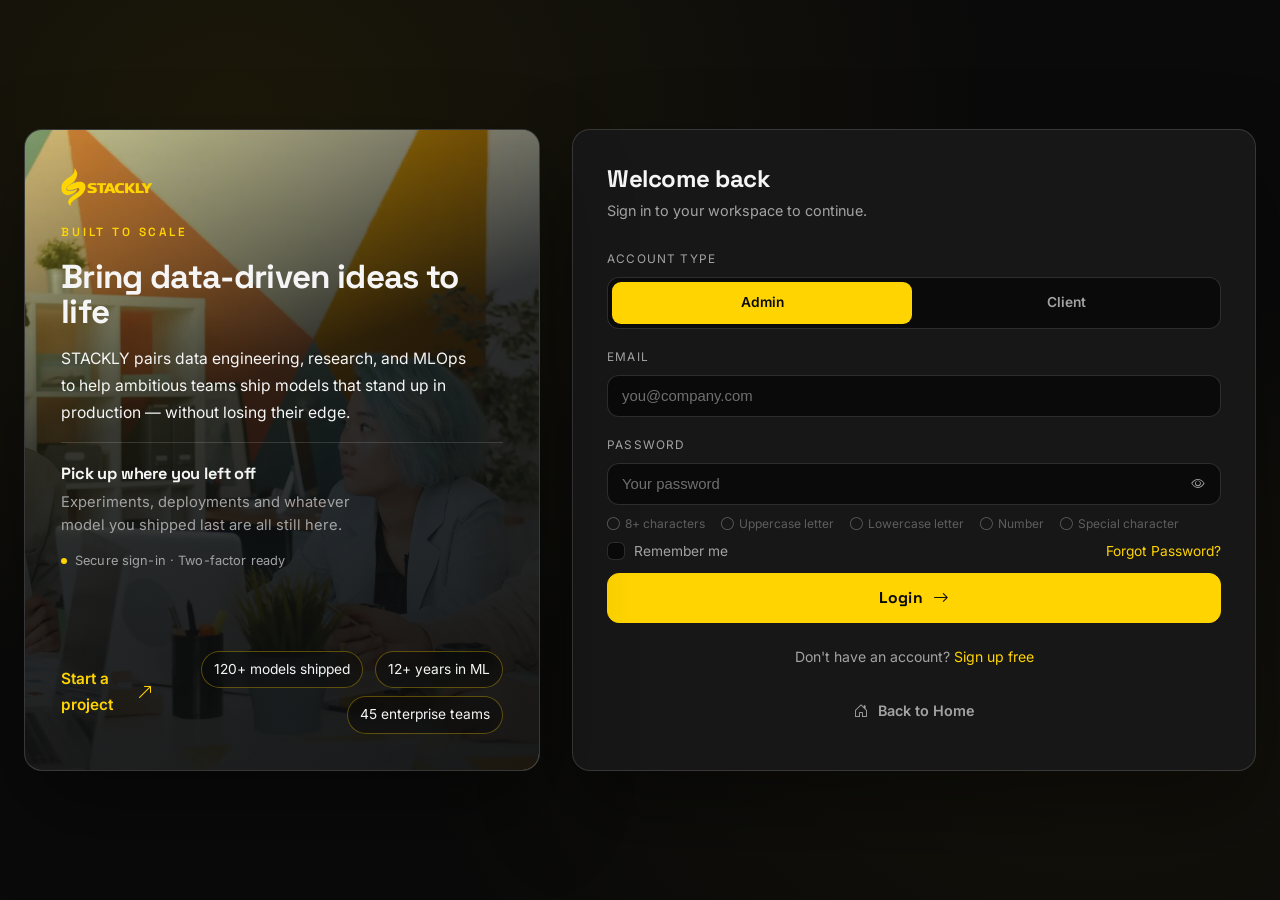
<file: login.html>
<!DOCTYPE html>
<html lang="en">
<head>
  <meta charset="UTF-8" />
  <meta name="viewport" content="width=device-width, initial-scale=1.0" />
  <meta name="robots" content="noindex" />
  <meta name="description" content="Sign in to your Stackly dashboard." />
  <title>Login | STACKLY</title>
  <script>document.documentElement.className += " js";</script>

  <link rel="preconnect" href="https://fonts.googleapis.com" />
  <link rel="preconnect" href="https://fonts.gstatic.com" crossorigin />
  <link href="https://fonts.googleapis.com/css2?family=Space+Grotesk:wght@400;500;600;700;800&family=Inter:wght@300;400;500;600&display=swap" rel="stylesheet" />
  <link href="https://cdn.jsdelivr.net/npm/bootstrap-icons@1.11.3/font/bootstrap-icons.min.css" rel="stylesheet" />
  <link href="css/style.css" rel="stylesheet" />
  <link href="css/auth.css" rel="stylesheet" />
</head>
<body class="theme-stackly" data-page="login">

  <div class="auth-wrap">

    <!-- ============ SPLIT LAYOUT ============ -->
    <div class="auth-split">

      <!-- ============ SHOWCASE PANEL ============ -->
      <aside class="auth-showcase" aria-labelledby="authShowcaseTitle">
        <span class="auth-showcase-media"></span>
        <div class="auth-showcase-content">
          <div class="auth-showcase-top">
            <a class="auth-logo auth-logo--showcase" href="index.html" aria-label="Stackly home">
              <img src="images/logo-yellow.webp" alt="Stackly" />
            </a>

            <span class="auth-showcase-eyebrow">Built to scale</span>
            <h3 id="authShowcaseTitle">Bring data-driven ideas to life</h3>
            <p>STACKLY pairs data engineering, research, and MLOps to help ambitious teams ship models that stand up in production — without losing their edge.</p>

            <div class="auth-showcase-cta">
              <h4 class="auth-showcase-cta-title">Pick up where you left off</h4>
              <p class="auth-showcase-cta-text">Experiments, deployments and whatever model you shipped last are all still here.</p>
              <p class="auth-showcase-cta-meta"><span class="auth-showcase-dot"></span>Secure sign-in &middot; Two-factor ready</p>
            </div>
          </div>
          <div class="auth-showcase-foot">
            <span class="auth-showcase-link">
              Start a project <i class="bi bi-arrow-up-right"></i>
            </span>
            <div class="auth-showcase-meta">
              <span class="auth-showcase-chip">120+ models shipped</span>
              <span class="auth-showcase-chip">12+ years in ML</span>
              <span class="auth-showcase-chip">45 enterprise teams</span>
            </div>
          </div>
        </div>
      </aside>

      <!-- ============ FORM PANEL ============ -->
      <main class="auth-panel">
      <div class="auth-card">
        <div class="auth-card-head">
          <h2>Welcome back</h2>
          <p>Sign in to your workspace to continue.</p>
        </div>

        <form novalidate>
          <div class="auth-row">
            <div class="auth-field">
              <span class="auth-label" id="roleLabel">Account type</span>
              <div class="role-seg" role="radiogroup" aria-labelledby="roleLabel">
                <input type="radio" name="role" id="roleAdmin" value="admin" checked />
                <label for="roleAdmin">Admin</label>
                <input type="radio" name="role" id="roleClient" value="client" />
                <label for="roleClient">Client</label>
              </div>
            </div>

            <div class="auth-field">
              <label class="auth-label" for="loginEmail">Email</label>
              <input class="auth-input" type="email" id="loginEmail" name="email" placeholder="you@company.com" autocomplete="email" autocapitalize="off" autocorrect="off" spellcheck="false" />
              <span class="field-msg" role="alert"><i class="bi bi-exclamation-circle"></i><span></span></span>
            </div>

            <div class="auth-field">
              <label class="auth-label" for="loginPassword">Password</label>
              <div class="auth-password">
                <input class="auth-input" type="password" id="loginPassword" name="password" minlength="8" placeholder="Your password" autocomplete="current-password" aria-describedby="loginPasswordMsg" />
                <button class="auth-toggle" type="button" data-target="loginPassword" aria-label="Show password"><i class="bi bi-eye"></i></button>
              </div>
              <span class="field-msg" id="loginPasswordMsg" role="alert"><i class="bi bi-exclamation-circle"></i><span></span></span>
              <div class="pw-hint" data-pw-rules-for="loginPassword"></div>
            </div>
          </div>

          <div class="auth-meta">
            <label class="auth-check">
              <input type="checkbox" name="remember" aria-describedby="rememberMsg" />
              <span class="cb"><i class="bi bi-check"></i></span>
              Remember me
            </label>
            <a class="auth-link" href="404.html">Forgot Password?</a>
          </div>
          <span class="field-msg" id="rememberMsg" role="alert" style="margin-top:10px;"><i class="bi bi-exclamation-circle"></i><span></span></span>

          <button class="auth-btn" type="submit">Login <i class="bi bi-arrow-right"></i></button>

          <div class="auth-success" id="authSuccess" role="status"><i class="bi bi-check2-circle"></i><span>Success — taking you to your dashboard…</span></div>
          <p class="auth-err" id="authErr" role="alert"><i class="bi bi-exclamation-triangle"></i> Please fix the highlighted fields to log in.</p>
        </form>

        <p class="auth-switch">
          Don't have an account? <a class="auth-link" href="signup.html">Sign up free</a>
        </p>

        <a class="auth-home" href="index.html"><i class="bi bi-house-door"></i> Back to Home</a>
      </div>
      </main>
    </div>
  </div>

    <script src="js/email-validate.js"></script>
    <script src="js/password-validate.js"></script>
  <script src="js/auth.js"></script>
</body>
</html>
</file>
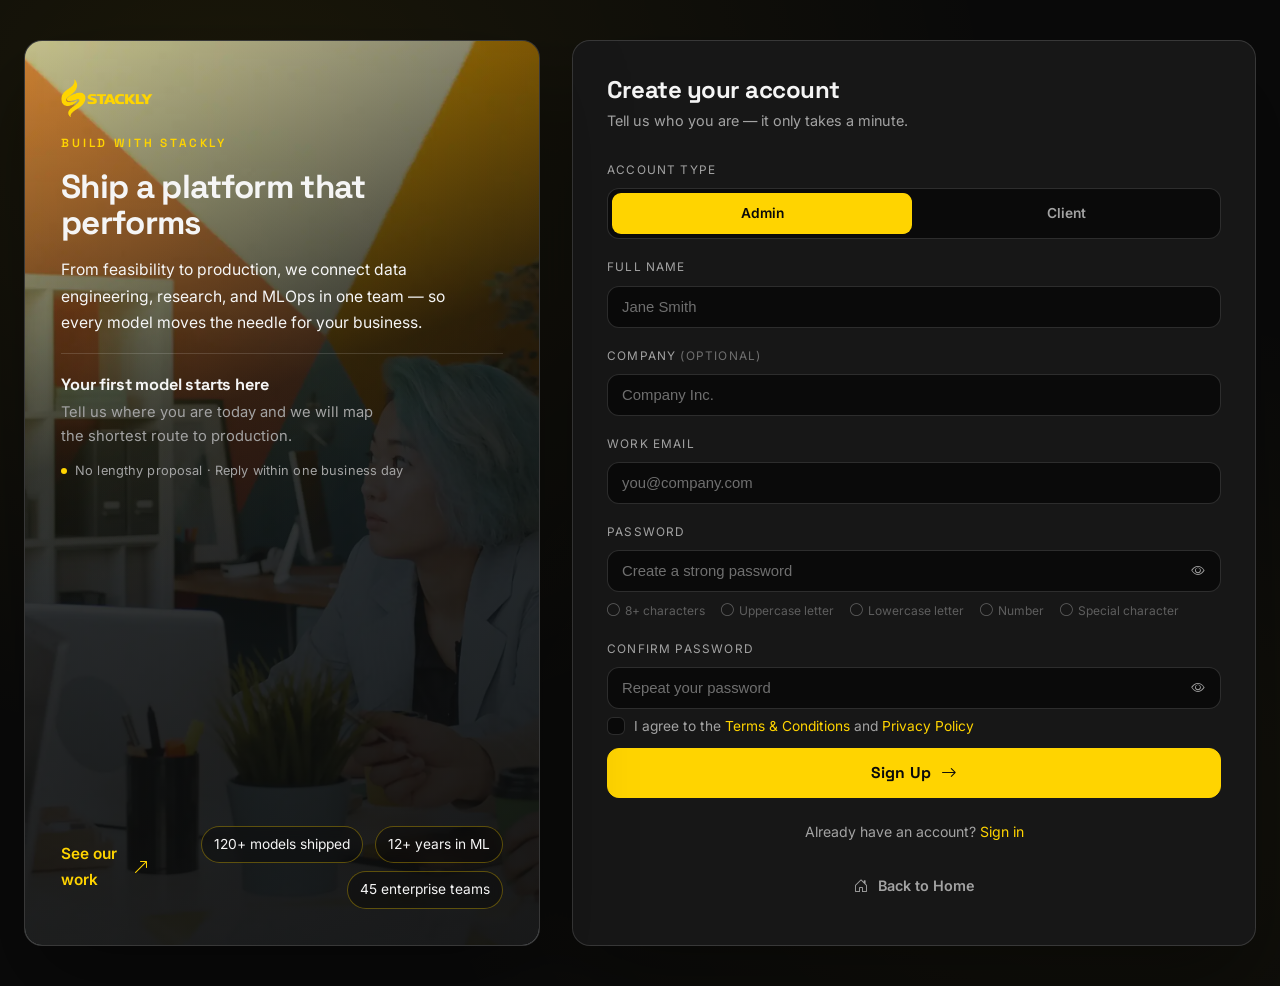
<file: signup.html>
<!DOCTYPE html>
<html lang="en">
<head>
  <meta charset="UTF-8" />
  <meta name="viewport" content="width=device-width, initial-scale=1.0" />
  <meta name="robots" content="noindex" />
  <meta name="description" content="Create your Stackly account." />
  <title>Create Account | STACKLY</title>
  <script>document.documentElement.className += " js";</script>

  <link rel="preconnect" href="https://fonts.googleapis.com" />
  <link rel="preconnect" href="https://fonts.gstatic.com" crossorigin />
  <link href="https://fonts.googleapis.com/css2?family=Space+Grotesk:wght@400;500;600;700;800&family=Inter:wght@300;400;500;600&display=swap" rel="stylesheet" />
  <link href="https://cdn.jsdelivr.net/npm/bootstrap-icons@1.11.3/font/bootstrap-icons.min.css" rel="stylesheet" />
  <link href="css/style.css" rel="stylesheet" />
  <link href="css/auth.css" rel="stylesheet" />
</head>
<body class="theme-stackly" data-page="signup">

  <div class="auth-wrap">

    <!-- ============ SPLIT LAYOUT ============ -->
    <div class="auth-split">

      <!-- ============ SHOWCASE PANEL ============ -->
      <aside class="auth-showcase" aria-labelledby="authShowcaseTitleSignup">
        <span class="auth-showcase-media"></span>
        <div class="auth-showcase-content">
          <div class="auth-showcase-top">
            <a class="auth-logo auth-logo--showcase" href="index.html" aria-label="Stackly home">
              <img src="images/logo-yellow.webp" alt="Stackly" />
            </a>

            <span class="auth-showcase-eyebrow">Build with STACKLY</span>
            <h3 id="authShowcaseTitleSignup">Ship a platform that performs</h3>
            <p>From feasibility to production, we connect data engineering, research, and MLOps in one team — so every model moves the needle for your business.</p>

            <div class="auth-showcase-cta">
              <h4 class="auth-showcase-cta-title">Your first model starts here</h4>
              <p class="auth-showcase-cta-text">Tell us where you are today and we will map the shortest route to production.</p>
              <p class="auth-showcase-cta-meta"><span class="auth-showcase-dot"></span>No lengthy proposal &middot; Reply within one business day</p>
            </div>
          </div>
          <div class="auth-showcase-foot">
            <span class="auth-showcase-link">
              See our work <i class="bi bi-arrow-up-right"></i>
            </span>
            <div class="auth-showcase-meta">
              <span class="auth-showcase-chip">120+ models shipped</span>
              <span class="auth-showcase-chip">12+ years in ML</span>
              <span class="auth-showcase-chip">45 enterprise teams</span>
            </div>
          </div>
        </div>
      </aside>

      <!-- ============ FORM PANEL ============ -->
      <main class="auth-panel">
      <div class="auth-card">
        <div class="auth-card-head">
          <h2>Create your account</h2>
          <p>Tell us who you are — it only takes a minute.</p>
        </div>

        <form novalidate>
          <div class="auth-row">
            <div class="auth-field">
              <span class="auth-label" id="roleLabelSignup">Account type</span>
              <div class="role-seg" role="radiogroup" aria-labelledby="roleLabelSignup">
                <input type="radio" name="role" id="roleAdmin" value="admin" checked />
                <label for="roleAdmin">Admin</label>
                <input type="radio" name="role" id="roleClient" value="client" />
                <label for="roleClient">Client</label>
              </div>
            </div>

            <div class="auth-field">
              <label class="auth-label" for="signupName">Full name</label>
              <input class="auth-input" type="text" id="signupName" name="name" data-name-field placeholder="Jane Smith" autocomplete="name" autocapitalize="off" autocorrect="off" spellcheck="false" aria-describedby="signupNameMsg" />
              <span class="field-msg" id="signupNameMsg" role="alert"><i class="bi bi-exclamation-circle"></i><span></span></span>
            </div>

            <div class="auth-field">
              <label class="auth-label" for="signupCompany">Company <span style="color:#6f6f6f;">(optional)</span></label>
              <input class="auth-input" type="text" id="signupCompany" name="company" placeholder="Company Inc." autocomplete="organization" />
            </div>

            <div class="auth-field">
              <label class="auth-label" for="signupEmail">Work email</label>
              <input class="auth-input" type="email" id="signupEmail" name="email" placeholder="you@company.com" autocomplete="email" autocapitalize="off" autocorrect="off" spellcheck="false" />
              <span class="field-msg" role="alert"><i class="bi bi-exclamation-circle"></i><span></span></span>
            </div>

            <div class="auth-field">
              <label class="auth-label" for="signupPassword">Password</label>
              <div class="auth-password">
                <input class="auth-input" type="password" id="signupPassword" name="password" minlength="8" placeholder="Create a strong password" autocomplete="new-password" aria-describedby="signupPasswordMsg" />
                <button class="auth-toggle" type="button" data-target="signupPassword" aria-label="Show password"><i class="bi bi-eye"></i></button>
              </div>
              <span class="field-msg" id="signupPasswordMsg" role="alert"><i class="bi bi-exclamation-circle"></i><span></span></span>
              <div class="pw-hint" data-pw-rules-for="signupPassword"></div>
            </div>

            <div class="auth-field">
              <label class="auth-label" for="signupConfirm">Confirm password</label>
              <div class="auth-password">
                <input class="auth-input" type="password" id="signupConfirm" name="confirmPassword" placeholder="Repeat your password" autocomplete="new-password" aria-describedby="signupConfirmMsg" />
                <button class="auth-toggle" type="button" data-target="signupConfirm" aria-label="Show password"><i class="bi bi-eye"></i></button>
              </div>
              <span class="field-msg" id="signupConfirmMsg" role="alert"><i class="bi bi-exclamation-circle"></i><span></span></span>
            </div>
          </div>

          <div class="auth-meta auth-terms">
            <label class="auth-check">
              <input type="checkbox" name="terms" aria-describedby="termsMsg" />
              <span class="cb"><i class="bi bi-check"></i></span>
              <span>I agree to the <a class="auth-link" href="404.html">Terms &amp; Conditions</a> and <a class="auth-link" href="404.html">Privacy Policy</a></span>
            </label>
          </div>
          <span class="field-msg" id="termsMsg" role="alert" style="margin-top:10px;"><i class="bi bi-exclamation-circle"></i><span></span></span>

          <button class="auth-btn" type="submit">Sign Up <i class="bi bi-arrow-right"></i></button>

          <div class="auth-success" id="authSuccess" role="status"><i class="bi bi-check2-circle"></i><span>Account created — welcome to Stackly!</span></div>
          <p class="auth-err" id="authErr" role="alert"><i class="bi bi-exclamation-triangle"></i> Please fix the highlighted fields to continue.</p>
        </form>

        <p class="auth-switch">
          Already have an account? <a class="auth-link" href="login.html">Sign in</a>
        </p>

        <a class="auth-home" href="index.html"><i class="bi bi-house-door"></i> Back to Home</a>
      </div>
      </main>
    </div>
  </div>

    <script src="js/email-validate.js"></script>
    <script src="js/password-validate.js"></script>
    <script src="js/name-validate.js"></script>
  <script src="js/auth.js"></script>
</body>
</html>
</file>
<file: css/style.css>
/* ==========================================================================
   STACKLY — Machine Learning Platform Theme
   Black 50–60% · White 30–40% · Yellow 5–10% · Space Grotesk / Inter
   ========================================================================== */

/* ---------- Design tokens ---------- */
:root {
  /* Black — primary surfaces, header, footer, major sections */
  --bg: #0a0a0a;
  --bg-soft: #111111;
  --bg-card: #171717;
  --bg-card-hover: #1f1f1f;
  --border: rgba(255, 255, 255, 0.14);

  /* White — text, cards, content areas */
  --text: #f5f5f5;
  --text-muted: #a3a3a3;
  --bg-light: #ffffff;
  --bg-light-card: #ffffff;
  --text-dark: #0a0a0a;
  --text-dark-muted: #5a5a5a;
  --border-light: rgba(0, 0, 0, 0.14);

  /* Yellow — buttons, highlights, icons, borders, accents */
  --yellow: #ffd400;
  --yellow-bright: #ffe45c;
  --yellow-deep: #e8b800;
  --yellow-ink: #7a5c00;      /* yellow family, readable on white */
  --yellow-glow: rgba(255, 212, 0, 0.35);
  --yellow-soft: rgba(255, 212, 0, 0.12);
  --yellow-line: rgba(255, 212, 0, 0.32);
  --yellow-line-light: rgba(255, 212, 0, 0.5);

  --accent: var(--yellow);
  --accent-deep: #0a0a0a;
  --gradient-accent: linear-gradient(120deg, var(--yellow) 0%, var(--yellow-bright) 100%);
  --gradient-soft: linear-gradient(120deg, rgba(255, 212, 0, 0.1), rgba(255, 212, 0, 0.02));

  --radius: 18px;
  --font-display: "Space Grotesk", sans-serif;
  --font-body: "Inter", sans-serif;
  --nav-h: 84px;
}

/* ---------- Base ---------- */
* { margin: 0; padding: 0; box-sizing: border-box; }

html { scroll-behavior: smooth; }

body {
  background: var(--bg);
  color: var(--text);
  font-family: var(--font-body);
  font-size: 1rem;
  line-height: 1.7;
  overflow-x: hidden;
  -webkit-font-smoothing: antialiased;
}

::selection { background: var(--accent); color: var(--bg); }

img { max-width: 100%; }

a { color: inherit; text-decoration: none; transition: color 0.3s ease; }

ul { list-style: none; }

h1, h2, h3, h4, .brand-name {
  font-family: var(--font-display);
  line-height: 1.1;
}

.section {
  padding: 120px 0;
  position: relative;
}

.container { max-width: 1280px; }

/* ---------- Scrollbar ---------- */
::-webkit-scrollbar { width: 10px; }
::-webkit-scrollbar-track { background: var(--bg); }
::-webkit-scrollbar-thumb { background: #2b2b2b; border-radius: 10px; }
::-webkit-scrollbar-thumb:hover { background: var(--accent); }

/* ---------- Buttons ---------- */
.btn-solid {
  display: inline-flex;
  align-items: center;
  justify-content: center;
  gap: 10px;
  font-family: var(--font-display);
  font-weight: 600;
  letter-spacing: 0.01em;
  border-radius: 100px;
  padding: 15px 32px;
  font-size: 0.95rem;
  border: 1px solid transparent;
  transition: all 0.35s cubic-bezier(0.22, 1, 0.36, 1);
  white-space: nowrap;
}

.btn-solid--accent {
  background: var(--gradient-accent);
  background-size: 150% 150%;
  color: #0a0a0a;
}

.btn-solid--accent:hover {
  background-position: 100% 50%;
  transform: translateY(-3px);
  box-shadow: 0 18px 40px var(--yellow-glow);
}

.btn-solid--ghost,
.btn-solid--outline {
  border-color: var(--border);
  color: var(--text);
  background: transparent;
}

.btn-solid--ghost:hover,
.btn-solid--outline:hover {
  border-color: var(--accent);
  color: var(--accent);
  transform: translateY(-3px);
}

.btn-solid i { transition: transform 0.3s ease; }
.btn-solid:hover i { transform: translate(3px, -3px); }

/* ==========================================================================
   Navbar
   ========================================================================== */
.site-nav {
  position: fixed;
  top: 0;
  left: 0;
  right: 0;
  z-index: 1000;
  height: var(--nav-h);
  display: flex;
  align-items: center;
  transition: all 0.4s ease;
}

.site-nav.scrolled,
.site-nav.nav-open {
  background: rgba(0, 0, 0, 0.94);
  backdrop-filter: blur(16px);
  -webkit-backdrop-filter: blur(16px);
  border-bottom: 1px solid var(--border);
  box-shadow: 0 12px 40px rgba(0, 0, 0, 0.35);
}

/* Mobile menu. The header is position:fixed with a fixed --nav-h, so the
   expanded panel - a normal in-flow child - was being laid out inside an
   84px-tall box: the first links landed at negative Y, behind the bar. Letting
   the bar take its content height while open is what puts the list below the
   brand row instead of under it. height:auto (not max-height) so the panel is
   never scroll-clipped on short landscape phones. */
@media (max-width: 991.98px) {
  .site-nav.nav-open {
    height: auto;
    align-items: flex-start;
    /* --nav-h is the brand row's own height, so the panel clears it exactly. */
    max-height: calc(100dvh - var(--nav-h));
    /* min-height, not just height:auto. With the panel fully collapsed the bar
       hugs its content at 81px, then snapping back to --nav-h (84px) when
       .nav-open comes off left a visible 3px jump at the end of every close.
       This floors the animated height at exactly the closed height, so the last
       few pixels of the collapse are absorbed instead of bouncing. */
    min-height: var(--nav-h);
    overflow-y: auto;
    overscroll-behavior: contain;
    -webkit-overflow-scrolling: touch;
  }

  /* vh is unreliable with a mobile URL bar; dvh tracks the visible area. */
  .site-nav.nav-open .navbar { align-items: flex-start; }

  /* The brand band must be the SAME height whether the panel is open or closed.
     .site-nav is `align-items: center` around a fixed --nav-h bar, so while
     closed the navbar is only as tall as the brand (~44px) and therefore sits
     about 20px low inside the 84px bar. The instant the menu opens the bar
     grows to the navbar's full height, that centring offset disappears, and the
     logo plus the hamburger jump 20px upward - then jump back on close. That
     vertical jolt is what reads as a shake.

     Pinning the brand and the toggler to a --nav-h band, each centring its own
     content, makes the offset permanently zero: the row occupies exactly the
     same place in both states, and the panel simply grows underneath it. */
  .site-nav .brand {
    height: var(--nav-h);
    display: flex;
    align-items: center;
  }

  /* The icon is a COLUMN flex box with an explicit gap, so the distance between
     the two bars is fixed at 2px + 10px = 12px. Each bar therefore travels
     exactly half of that (6px) to meet the other at the centre and form the X.
     Margins are deliberately not used: they do not collapse inside a flex
     container, which is why the crossing point used to drift off-centre. */
  .site-nav .navbar-toggler {
    height: var(--nav-h);
    display: flex;
    flex-direction: column;
    align-items: center;
    justify-content: center;
    gap: 10px;
  }

  /* The bar's height:auto already tracks Bootstrap's animated panel height, so
     it needs no transition of its own - transitioning height to/from auto is
     not animatable anyway, and the blanket `transition: all` on .site-nav would
     try to animate height against the panel's own transition. Removing just
     height from that list leaves the background/shadow fade intact. */
  .site-nav.nav-open { transition-property: background-color, box-shadow, backdrop-filter; }

  .site-nav.nav-open .navbar-collapse {
    /* Clear the brand row, then a consistent rhythm between every item. */
    margin-top: 12px;
    padding: 8px 12px 14px;
  }

  .site-nav.nav-open .navbar-nav {
    gap: 2px;
    margin-bottom: 12px;
  }

  /* Uniform vertical padding + no negative margins gives every link the same
     box, so the gap cannot collapse on the first or last item. */
  /* display:block + the padding below make each row a full-width tap target.
     min-height keeps every row at the 44px touch-target minimum even if the
     font metrics change, and the negative margin reclaims the space so the
     tighter vertical rhythm (and the panel's total height) is unchanged. */
  .site-nav.nav-open .nav-link {
    display: flex;
    align-items: center;
    min-height: 44px;
    padding: 11px 16px !important;
    margin: 0;
    line-height: 1.35;
    text-align: left;
  }

  .site-nav.nav-open .nav-item + .nav-item .nav-link {
    border-top: 1px solid rgba(255, 255, 255, 0.07);
  }

  .site-nav.nav-open .nav-cta {
    width: 100%;
    padding: 13px 24px;
  }

  /* Link cascade. The transition lives on the resting rule so that removing
     .nav-links-in animates too - that is what makes the close a fade rather
     than a snap. The stagger delay is only set on the open state, so the close
     runs as one even movement instead of unwinding item by item.

     Transform only on the links: .nav-cta:hover lifts itself by -2px, and
     animating transform here would fight that hover state. */
  /* Touch feedback for the open menu.
     cursor:pointer is redundant for a plain <a href> - the browser already
     resolves that - but it is stated explicitly so the intent survives if the
     markup ever changes to a <div>/<span> driven by JS, and so the toggler and
     CTA are covered by the same rule.
     -webkit-tap-highlight-color:transparent removes the grey flash iOS Safari
     paints over the tapped element. On a near-black header that flash reads as
     a broken grey box, so the :active state below is the only feedback - it has
     to be the visible one. */
  .site-nav .navbar-toggler,
  .site-nav .nav-link,
  .site-nav .nav-cta {
    cursor: pointer;
    -webkit-tap-highlight-color: transparent;
  }

  /* Entrance. The transition is restated in full rather than added to the base
     rule, because `transition` is a shorthand: naming only opacity/transform
     here would drop the colour/background/box-shadow transitions from the base
     .nav-link rule and the hover/tap tint would snap instead of fading. */
  .site-nav .nav-link,
  .site-nav .nav-cta {
    opacity: 0;
    transition:
      opacity 0.28s ease,
      transform 0.28s cubic-bezier(0.22, 1, 0.36, 1),
      color 0.3s ease,
      background 0.3s ease,
      box-shadow 0.3s ease;
  }

  .site-nav .nav-link { transform: translateY(-10px); }
  .site-nav.nav-links-in .nav-link { opacity: 1; transform: translateY(0); }
  .site-nav.nav-links-in .nav-cta { opacity: 1; }

  /* Pressed state. :hover is unreliable on touch - it sticks after a tap and
     leaves the row looking stuck-on - so the tap feedback is driven by :active
     plus a slightly stronger tint than hover to read clearly on a small target.
     Scoped to .nav-open so it never applies to the desktop row. */
  .site-nav.nav-open .nav-link:active,
  .site-nav.nav-open .nav-cta:active {
    color: var(--yellow);
    background: rgba(255, 212, 0, 0.16);
    box-shadow: inset 0 0 0 1px rgba(255, 212, 0, 0.5);
  }

  /* The underline bar is decorative and sits on top of the text; keeping it out
     of hit-testing stops it from swallowing taps near the bottom edge. */
  .site-nav .nav-link::after { pointer-events: none; }

  /* Sticky :hover on touch - the actual source of the "shake".
     After a tap, mobile browsers keep :hover latched on the touched element for
     well over a second (measured: 1466ms). During a close that latched hover
     re-triggers the underline bar (scaleX 0 -> 1, 11 distinct frames) and the
     background tint at the same moment the row is fading out and the panel is
     collapsing. Three motions fighting over one 44px row reads as a jitter.

     Gating the hover affordances on (hover: hover) means a touch device never
     latches one in the first place, so there is nothing to un-latch. Pointer-
     fine devices keep the existing hover styling untouched.
     :active above stays unconditional - that is the real touch feedback. */
  @media (hover: none) {
    .site-nav .nav-link:hover,
    .site-nav .nav-cta:hover {
      color: inherit;
      background: transparent;
      box-shadow: none;
      transform: none;
    }

    .site-nav .nav-link:hover::after,
    .site-nav .nav-cta:hover::after { transform: scaleX(0); }

    /* Preserve the two states that are not hover: the current page, and
       keyboard focus. A touch device can still be driven by a Bluetooth
       keyboard, and the current page should not lose its highlight because a
       stale hover was neutralised. */
    .site-nav .nav-link.active:hover,
    .site-nav .nav-link:focus-visible:hover { color: var(--yellow); }
    .site-nav .nav-link.active:hover { background: rgba(255, 212, 0, 0.14); }
    .site-nav .nav-link.active:hover::after,
    .site-nav .nav-link:focus-visible:hover::after { transform: scaleX(1); }
  }

  .site-nav.nav-links-in .nav-item:nth-child(1) .nav-link { transition-delay: 0.03s; }
  .site-nav.nav-links-in .nav-item:nth-child(2) .nav-link { transition-delay: 0.06s; }
  .site-nav.nav-links-in .nav-item:nth-child(3) .nav-link { transition-delay: 0.09s; }
  .site-nav.nav-links-in .nav-item:nth-child(4) .nav-link { transition-delay: 0.12s; }
  .site-nav.nav-links-in .nav-item:nth-child(5) .nav-link { transition-delay: 0.15s; }
  .site-nav.nav-links-in .nav-item:nth-child(6) .nav-link { transition-delay: 0.18s; }
  .site-nav.nav-links-in .nav-cta { transition-delay: 0.21s; }
}

.navbar { width: 100%; padding: 0; }

/* Bootstrap's default .navbar is a LIGHT theme: --bs-navbar-color and
   --bs-navbar-hover-color resolve to rgba(0,0,0,.65) / rgba(0,0,0,.8), and
   .nav-link:focus,.nav-link:hover paints --bs-nav-link-hover-color.
   That makes a clicked/focused link render near-black on our dark header.
   Re-point every Bootstrap nav variable at the palette instead of fighting
   the cascade state by state. */
.navbar {
  --bs-emphasis-color-rgb: 255, 255, 255;
  --bs-navbar-color: #ffffff;
  --bs-navbar-hover-color: var(--yellow);
  --bs-navbar-active-color: var(--yellow);
  --bs-navbar-disabled-color: #6f6f6f;
  --bs-nav-link-color: #ffffff;
  --bs-nav-link-hover-color: var(--yellow);
  --bs-nav-link-active-color: var(--yellow);
  --bs-nav-link-disabled-color: #6f6f6f;
}

.brand { display: inline-flex; align-items: center; gap: 10px; }

.brand-logo {
  height: 44px;
  width: auto;
  max-width: 180px;
  display: block;
}

.brand-footer .brand-logo { height: 40px; }

/* The brand mark is a 1200x493 PNG whose pixels are already the palette yellow
   (#ffd400) with an alpha channel, so no filter or mask is needed here. Keeping
   the rule minimal means the logo can never be hidden or re-tinted by a
   stylesheet change. */
.brand-logo,
.auth-logo img,
.dash-logo img {
  /* Reserve the intrinsic ratio so the header never collapses, even if the
     image fails to load. */
  aspect-ratio: 1200 / 493;
  object-fit: contain;
}

.brand-mark {
  font-family: var(--font-display);
  font-weight: 700;
  font-size: 1.3rem;
  width: 42px;
  height: 42px;
  display: inline-flex;
  align-items: center;
  justify-content: center;
  background: var(--accent);
  color: #0a0a0a;
  border-radius: 12px;
  box-shadow: 0 8px 24px var(--yellow-glow);
}

.brand-name { font-size: 1.45rem; font-weight: 700; }

.navbar-nav { gap: 6px; }

.nav-link {
  font-family: var(--font-display);
  font-weight: 600;
  font-size: 0.9rem;
  color: #ffffff;
  padding: 9px 18px !important;
  border-radius: 100px;
  position: relative;
  transition: color 0.3s ease, background 0.3s ease, box-shadow 0.3s ease;
}

.nav-link::after {
  content: "";
  position: absolute;
  left: 18px;
  right: 18px;
  bottom: 4px;
  height: 2px;
  background: var(--accent);
  border-radius: 2px;
  transform: scaleX(0);
  transform-origin: left;
  transition: transform 0.35s cubic-bezier(0.22, 1, 0.36, 1);
}

/* Default: white on the dark header. Hover, focus and active: yellow.
   :focus is listed explicitly because a mouse click matches :focus but not
   :focus-visible, which is what let Bootstrap paint the link black. */
.nav-link,
.nav-link:visited {
  color: #ffffff;
}

.nav-link:hover,
.nav-link:focus,
.nav-link:focus-visible {
  color: var(--yellow);
  background: rgba(255, 212, 0, 0.08);
}

.nav-link:focus-visible {
  outline: 2px solid var(--yellow);
  outline-offset: 2px;
}

.nav-link.active,
.nav-link:active {
  color: var(--yellow);
  background: rgba(255, 212, 0, 0.14);
  box-shadow: inset 0 0 0 1px rgba(255, 212, 0, 0.45);
}

.nav-link:hover::after,
.nav-link:focus::after,
.nav-link:focus-visible::after,
.nav-link.active::after { transform: scaleX(1); }

.nav-cta {
  font-family: var(--font-display);
  font-weight: 600;
  font-size: 0.88rem;
  padding: 11px 24px;
  border-radius: 100px;
  background: var(--accent);
  color: #0a0a0a;
  display: inline-flex;
  gap: 8px;
  align-items: center;
  transition: all 0.35s ease;
}

.nav-cta:hover { box-shadow: 0 12px 30px var(--yellow-glow); transform: translateY(-2px); color: #0a0a0a; }

.navbar-toggler { border: none; padding: 8px; box-shadow: none !important; }

.toggler-line {
  display: block;
  width: 26px;
  height: 2px;
  background: var(--text);
  border-radius: 4px;
  /* transform only: the hamburger morphs by rotation, and a smooth curve on
     that single property avoids the width/height transitions that `all` would
     also try to run. Same curve as the mobile link cascade so the icon and the
     panel feel like one motion. */
  transform-origin: center;
  transition: transform 0.34s cubic-bezier(0.22, 1, 0.36, 1);
}

/* 6px = half the 12px bar separation set by the toggler's flex gap, so the two
   bars cross exactly at the icon's centre. */
.navbar-toggler[aria-expanded="true"] .toggler-line:nth-child(1) { transform: translateY(6px) rotate(45deg); }
.navbar-toggler[aria-expanded="true"] .toggler-line:nth-child(2) { transform: translateY(-6px) rotate(-45deg); }

/* ==========================================================================
   Hero
   ========================================================================== */
.hero {
  min-height: 100vh;
  padding: calc(var(--nav-h) + 40px) 0 120px;
  position: relative;
  overflow: hidden;
  isolation: isolate;
}

.hero-bg { position: absolute; inset: 0; z-index: 0; pointer-events: none; }

/* Background video. Sits under every other hero layer. The dark background is a
   fallback for the first paint, before the first frame decodes. */
.hero-video {
  position: absolute;
  inset: 0;
  width: 100%;
  height: 100%;
  object-fit: cover;
  object-position: center center;
  z-index: 0;
  background-color: var(--bg);
  border: 0;
}

/* Scrim over the video.
   The wash is deliberately confined to the copy column and then falls away to
   nothing by ~78%, so the card panels in the right of the footage stay clearly
   legible instead of being flattened by a full-width dark layer. */
.hero-video-scrim {
  position: absolute;
  inset: 0;
  z-index: 1;
  background:
    linear-gradient(90deg, rgba(0, 0, 0, 0.82) 0%, rgba(0, 0, 0, 0.77) 34%, rgba(0, 0, 0, 0.62) 56%, rgba(0, 0, 0, 0.14) 74%, rgba(0, 0, 0, 0) 90%),
    linear-gradient(180deg, rgba(0, 0, 0, 0.4) 0%, rgba(0, 0, 0, 0.06) 38%, rgba(0, 0, 0, 0.46) 100%);
}

/* Below the lg breakpoint the copy runs the full width, so the side wash can no
   longer protect it. Darken the text band instead and let the top and bottom of
   the footage stay open, where the cards can still be read. */
@media (max-width: 991.98px) {
  .hero-video-scrim {
    background:
      linear-gradient(180deg, rgba(0, 0, 0, 0.48) 0%, rgba(0, 0, 0, 0.74) 22%, rgba(0, 0, 0, 0.74) 60%, rgba(0, 0, 0, 0.42) 100%);
  }
}

/* Kept deliberately light now that .hero-video-scrim owns the text contrast. At
   its previous strength this layer stacked on top of the scrim and flattened the
   footage's local contrast, which is what made the cards unreadable. */
.hero::after {
  content: "";
  position: absolute;
  inset: 0;
  z-index: 1;
  pointer-events: none;
  background:
    radial-gradient(ellipse at 30% 18%, rgba(0, 0, 0, 0.2), transparent 58%),
    linear-gradient(180deg, rgba(0, 0, 0, 0.18) 0%, rgba(0, 0, 0, 0) 34%, rgba(0, 0, 0, 0.4) 100%);
}

.hero-grid-overlay {
  position: absolute;
  inset: 0;
  background-image:
    linear-gradient(rgba(255, 255, 255, 0.045) 1px, transparent 1px),
    linear-gradient(90deg, rgba(255, 255, 255, 0.045) 1px, transparent 1px);
  background-size: 88px 88px;
  -webkit-mask-image: radial-gradient(ellipse at 30% 30%, rgba(0, 0, 0, 0.9), transparent 75%);
  mask-image: radial-gradient(ellipse at 30% 30%, rgba(0, 0, 0, 0.9), transparent 75%);
}

.hero-accents {
  position: absolute;
  inset: 0;
  background:
    radial-gradient(circle at 78% 20%, rgba(255, 212, 0, 0.1), transparent 42%),
    radial-gradient(circle at 10% 85%, rgba(255, 212, 0, 0.06), transparent 40%);
}

.hero .container { z-index: 2; }

.hero-eyebrow {
  display: inline-block;
  font-family: var(--font-display);
  font-weight: 600;
  letter-spacing: 0.25em;
  text-transform: uppercase;
  font-size: 0.78rem;
  color: var(--yellow);
  border: 1px solid var(--yellow-line-light);
  background: rgba(0, 0, 0, 0.5);
  border-radius: 100px;
  padding: 9px 20px;
  margin-bottom: 28px;
}

.hero-title {
  font-size: clamp(3rem, 7.5vw, 6rem);
  font-weight: 800;
  letter-spacing: -0.03em;
  line-height: 1.05;
  margin-bottom: 32px;
  text-wrap: balance;
}

.hero-title .line { display: block; overflow: hidden; }

.hero-title .line > span {
  display: block;
}

/* Section titles keep white emphasis so a long page does not turn into a wall
   of yellow. The highest-impact headings - the per-page h1 and the closing
   call to action - are the ones that carry the accent. */
.hero-title em,
.section-title em { font-style: italic; color: #ffffff; }

.page-title em,
.cta-title em {
  font-style: italic;
  color: var(--accent);
}

.hero-desc {
  color: #d6d6d6;
  font-size: clamp(1.05rem, 1.4vw, 1.2rem);
  max-width: 580px;
  margin-bottom: 42px;
  font-weight: 400;
}

.hero-ctas { display: flex; gap: 18px; flex-wrap: wrap; margin-bottom: 20px; }

/* Opt-in accent for a single highlighted word or phrase inside body copy.
   Used sparingly - see the .text-accent spans in the markup. */
.text-accent { color: var(--accent); font-weight: 600; }

.section--light .text-accent { color: var(--yellow-ink); }

.hero-stats {
  display: flex;
  flex-wrap: wrap;
  gap: 28px;
  padding-top: 30px;
  border-top: 1px solid var(--border);
  max-width: 440px;
}

.hero-stat-num {
  display: block;
  font-family: var(--font-display);
  font-weight: 700;
  font-size: 1.7rem;
  color: var(--accent);
  line-height: 1.1;
}

.hero-stat-label {
  display: block;
  font-size: 0.82rem;
  color: var(--text-muted);
  letter-spacing: 0.04em;
}

.hero-visual {
  position: relative;
  isolation: isolate;
  border-radius: var(--radius);
  aspect-ratio: 4/4.6;
  box-shadow: 0 40px 100px rgba(0, 0, 0, 0.6);
}

/* The photo gets its own layer. This wrapper carries the intro clip-path and the
   scale loop, and it is the only thing that clips - so the floating cards, which
   are siblings rather than children, can never be sliced flat against the frame. */
.hero-visual-media {
  position: absolute;
  inset: 0;
  border-radius: inherit;
  overflow: hidden;
}

.hero-visual-media img {
  width: 100%;
  height: 100%;
  object-fit: cover;
}

.hero-visual-media::after {
  content: "";
  position: absolute;
  inset: 0;
  background: linear-gradient(200deg, rgba(255, 255, 255, 0.12), transparent 45%);
}

.hero-visual-media .img-fluid { animation: heroImgFloat 7s ease-in-out infinite alternate; }

@keyframes heroImgFloat {
  from { transform: scale(1); }
  to { transform: scale(1.05); }
}

/* Cards sit on a solid surface of their own so the moving footage behind them
   cannot swallow the text. Offsets stay positive at every breakpoint: the old
   negative offsets only worked while something was clipping them. */
.hero-float {
  position: absolute;
  z-index: 4;
  display: flex;
  align-items: center;
  border-radius: 16px;
  font-family: var(--font-display);
  letter-spacing: 0.01em;
  max-width: calc(100% - 40px);
}

.hero-float--top {
  top: 20px;
  right: 20px;
  background: var(--accent);
  color: #0a0a0a;
  padding: 14px 20px;
  gap: 12px;
  font-size: 0.92rem;
  font-weight: 700;
  line-height: 1.25;
  box-shadow: 0 0 0 1px rgba(10, 10, 10, 0.18), 0 18px 40px rgba(0, 0, 0, 0.5);
}

.hero-float--top i { font-size: 1.5rem; line-height: 1; }

.hero-float--bottom {
  bottom: 20px;
  left: 20px;
  background: rgba(10, 10, 10, 0.94);
  -webkit-backdrop-filter: blur(10px);
  backdrop-filter: blur(10px);
  border: 1px solid rgba(255, 255, 255, 0.28);
  color: #ffffff;
  padding: 14px 20px;
  gap: 12px;
  font-size: 0.92rem;
  font-weight: 600;
  box-shadow: 0 18px 40px rgba(0, 0, 0, 0.55);
}

.float-dot {
  flex: none;
  width: 9px;
  height: 9px;
  border-radius: 50%;
  background: var(--accent);
  animation: pulseDot 1.6s ease-in-out infinite;
}

@keyframes pulseDot {
  0%, 100% { box-shadow: 0 0 0 0 rgba(255, 212, 0, 0.7); }
  50% { box-shadow: 0 0 0 7px rgba(255, 212, 0, 0); }
}

.hero-scroll {
  position: absolute;
  bottom: 30px;
  left: 50%;
  transform: translateX(-50%);
  z-index: 2;
  text-align: center;
  font-family: var(--font-display);
  font-size: 0.7rem;
  letter-spacing: 0.3em;
  text-transform: uppercase;
  color: var(--text-muted);
}

.hero-scroll-line {
  width: 1px;
  height: 48px;
  background: var(--border);
  margin: 12px auto 0;
  position: relative;
  overflow: hidden;
}

.hero-scroll-line::after {
  content: "";
  position: absolute;
  left: 0;
  top: -100%;
  width: 100%;
  height: 100%;
  background: var(--accent);
  animation: scrollSlide 2s cubic-bezier(0.65, 0, 0.35, 1) infinite;
}

@keyframes scrollSlide {
  0% { top: -100%; }
  50% { top: 0; }
  100% { top: 100%; }
}

/* ==========================================================================
   Inner page hero
   ========================================================================== */
.page-hero {
  position: relative;
  overflow: hidden;
  isolation: isolate;
  padding: calc(var(--nav-h) + 76px) 0 96px;
  background: var(--bg);
}

.page-hero::after {
  content: "";
  position: absolute;
  inset: 0;
  z-index: 1;
  pointer-events: none;
  background:
    radial-gradient(ellipse at 28% 20%, rgba(0, 0, 0, 0.42), transparent 58%),
    linear-gradient(180deg, rgba(0, 0, 0, 0.5) 0%, rgba(0, 0, 0, 0) 38%, rgba(0, 0, 0, 0.55) 100%);
}

.page-hero .container { position: relative; z-index: 2; }

/* Inner-page hero photo backdrop */
.hero-photo {
  position: absolute;
  inset: 0;
  background-size: cover;
  background-position: center;
  /* Matches the video layer above: without this the hero falls through to
     the page background, so the page shows flat black until a multi-MB
     background image has finished downloading. */
  background-color: var(--bg-soft);
}

.hero-photo--about { background-image: url("../images/c7.webp"); }
.hero-photo--services { background-image: url("../images/c8.webp"); }
.hero-photo--work { background-image: url("../images/c9.webp"); }
.hero-photo--case { background-image: url("../images/c10.webp"); }
.hero-photo--contact { background-image: url("../images/c11.webp"); }
.hero-photo--404 { background-image: url("../images/c1.webp"); }

.hero-photo-scrim {
  position: absolute;
  inset: 0;
  background: linear-gradient(180deg, rgba(10, 10, 10, 0.72) 0%, rgba(10, 10, 10, 0.32) 36%, rgba(10, 10, 10, 0.62) 100%);
}

/* Applied on the About and Contact heroes only. Lifts every stop a little,
   with the most at 36% where the page title and the body-size
   .page-hero-desc sit, so long line lengths stay legible. Kept well under
   full opacity so the photograph still reads through the scrim.
   Declared after .hero-photo-scrim so it wins at equal specificity. */
.hero-photo-scrim--strong {
  background: linear-gradient(180deg, rgba(10, 10, 10, 0.76) 0%, rgba(10, 10, 10, 0.44) 36%, rgba(10, 10, 10, 0.67) 100%);
}

.page-title {
  font-size: clamp(2.6rem, 5.5vw, 4.4rem);
  font-weight: 800;
  letter-spacing: -0.03em;
  line-height: 1.06;
  margin-bottom: 26px;
  text-wrap: balance;
  animation: pageHeroFade 0.9s ease both;
}

.page-hero-eyebrow {
  animation: pageHeroFade 0.9s ease both;
  animation-delay: 0.05s;
}

.page-hero-desc {
  color: #d6d6d6;
  font-size: clamp(1.02rem, 1.3vw, 1.15rem);
  max-width: 640px;
  margin-bottom: 0;
  animation: pageHeroFade 0.9s ease both;
  animation-delay: 0.1s;
}

@keyframes pageHeroFade {
  from { opacity: 0; transform: translateY(26px); }
  to { opacity: 1; transform: translateY(0); }
}

/* ==========================================================================
   Home intro statement
   ========================================================================== */
.intro-statement {
  font-family: var(--font-display);
  font-weight: 700;
  font-size: clamp(1.9rem, 3.6vw, 3rem);
  line-height: 1.25;
  letter-spacing: -0.02em;
  max-width: 920px;
  color: var(--text);
  text-wrap: balance;
}

.intro-statement em { color: var(--accent); font-style: italic; }

/* Home intro / who we are media */
.intro-media {
  margin: 0;
  aspect-ratio: 4 / 3;
  border-radius: var(--radius);
  overflow: hidden;
  background: var(--bg-soft);
  border: 1px solid rgba(255, 255, 255, 0.08);
  box-shadow: 0 30px 80px rgba(0, 0, 0, 0.45);
}

.intro-media img {
  width: 100%;
  height: 100%;
  object-fit: cover;
  display: block;
}

/* ==========================================================================
   Team
   ========================================================================== */
.team-card {
  background: var(--bg-card);
  border: 1px solid var(--border);
  border-radius: var(--radius);
  padding: 36px 28px 32px;
  text-align: center;
  transition: all 0.35s ease;
}

.team-card:hover {
  transform: translateY(-8px);
  border-color: var(--yellow-line);
  background: var(--bg-card-hover);
}

.team-avatar {
  width: 86px;
  height: 86px;
  margin: 0 auto 20px;
  border-radius: 50%;
  display: flex;
  align-items: center;
  justify-content: center;
  background: var(--gradient-accent);
  color: #0a0a0a;
  font-family: var(--font-display);
  font-weight: 700;
  font-size: 1.55rem;
  letter-spacing: 0.04em;
  box-shadow: 0 14px 40px var(--yellow-glow);
}

.team-card h3 { font-size: 1.22rem; font-weight: 700; margin-bottom: 4px; }

.team-role {
  display: block;
  color: var(--accent);
  font-size: 0.8rem;
  font-weight: 600;
  letter-spacing: 0.12em;
  text-transform: uppercase;
  margin-bottom: 14px;
}

.team-card p { color: var(--text-muted); font-size: 0.92rem; margin: 0; line-height: 1.65; }

.team-social { display: flex; gap: 10px; justify-content: center; margin-top: 18px; }

.team-social a {
  width: 38px;
  height: 38px;
  border: 1px solid var(--border);
  border-radius: 50%;
  display: inline-flex;
  align-items: center;
  justify-content: center;
  color: var(--text-muted);
  font-size: 0.9rem;
  transition: all 0.3s ease;
}

.team-social a:hover {
  background: var(--accent);
  color: #0a0a0a;
  border-color: transparent;
  transform: translateY(-3px);
}

/* ==========================================================================
   About page / The People — premium profile cards
   Scoped to .people-grid so the Home page team cards keep their original
   86px circular avatars. object-fit is required: p1-p3 are portrait sources
   and would otherwise be stretched inside a fixed box.
   ========================================================================== */
/* One shared measure for the photo and the bio. The card is a centred flex
   column, so without this the bio shrink-wraps to its own max-content width
   and drifts narrower than the image on the wide single-column breakpoint.
   Driving both from the same value pins the text column to the image edges at
   every width, and the 520px ceiling keeps the line length readable instead of
   running the full width of a full-width card. */
.people-grid {
  row-gap: 24px;
  --people-media: min(calc(100% - 44px), 520px);
}

/* height:100% + flex column lets the Bootstrap row stretch all three columns
   to one height, and margin-top:auto pins the social row to the bottom so the
   cards stay aligned even when the bios differ in length */
.people-grid .team-card {
  height: 100%;
  display: flex;
  flex-direction: column;
  align-items: center;
  text-align: center;
  padding: 0 0 30px;
  overflow: hidden;
  border-radius: var(--radius);
  background: var(--bg-card);
  border: 1px solid var(--border);
  transition: transform 0.35s ease, border-color 0.35s ease, background 0.35s ease;
}

/* 9/10 instead of a full-bleed 4/5: keeps the portrait crop generous while
   trimming the bottom of the frame. object-position stays at 22% from the top,
   so the crop falls off the torso and the faces are left untouched.
   The photo is inset 22px per side (auto margins keep it centred on the same
   axis as the text) and the radius steps down from the card's 18px to 14px so
   it nests instead of floating. 22px is the exact side padding on the bio, so
   the text column edges land flush with the image edges. aspect-ratio plus
   object-fit:cover means the box shrinks but the photo never distorts. */
.people-grid .team-avatar {
  width: var(--people-media);
  height: auto;
  aspect-ratio: 9 / 10;
  margin: 22px auto 24px;
  border-radius: 14px;
  display: block;
  object-fit: cover;
  object-position: center 22%;
  background: var(--gradient-accent);
  box-shadow: none;
  /* clip on the card already; this keeps the zoom from bleeding */
  transform: scale(1);
  transition: transform 0.5s ease;
}

.people-grid .team-card h3 {
  font-size: 1.3rem;
  font-weight: 700;
  margin: 0 0 6px;
  padding: 0 20px;
  color: var(--text);
}

.people-grid .team-role {
  margin: 0 0 16px;
  padding: 0 20px;
  color: var(--accent);
}

/* +44px re-adds this element's own 22px side padding, so the text measure lands
   exactly on the photo's width rather than 44px inside it */
.people-grid .team-card p {
  width: calc(var(--people-media) + 44px);
  padding: 0 22px;
  color: var(--text-muted);
}

.people-grid .team-social {
  margin-top: auto;
  padding-top: 22px;
}

/* Subtle: card lifts, border warms, photo eases in. No extra decoration. */
.people-grid .team-card:hover {
  transform: translateY(-6px);
  border-color: var(--yellow-line);
  background: var(--bg-card-hover);
}

.people-grid .team-card:hover .team-avatar {
  transform: scale(1.05);
}

@media (max-width: 991.98px) {
  .people-grid .team-avatar { aspect-ratio: 1 / 1; }
}

@media (max-width: 575.98px) {
  .people-grid .team-avatar { margin-bottom: 18px; }
  .people-grid .team-card h3 { font-size: 1.18rem; }
}

@media (prefers-reduced-motion: reduce) {
  .people-grid .team-card,
  .people-grid .team-avatar { transition: none; }
  .people-grid .team-card:hover { transform: none; }
  .people-grid .team-card:hover .team-avatar { transform: none; }
}

/* ==========================================================================
   Journey timeline
   ========================================================================== */
.timeline {
  position: relative;
  max-width: 1080px;
  margin: 0 auto;
}

.timeline::before,
.timeline-bar {
  content: "";
  position: absolute;
  left: 50%;
  top: 0;
  bottom: 0;
  width: 1px;
}

.timeline::before {
  background: var(--border);
  transform: translateX(-50%);
}

.timeline-bar {
  margin-left: calc(-1px / 2);
  z-index: 1;
  background: var(--accent);
  box-shadow: 0 0 14px rgba(255, 212, 0, 0.4);
  transform-origin: 50% 0;
  transform: scaleY(0);
  will-change: transform;
}

.timeline-item {
  position: relative;
  width: 50%;
  padding: 0 44px 64px 0;
}

.timeline-item::after {
  content: "";
  position: absolute;
  top: 10px;
  right: -7px;
  width: 13px;
  height: 13px;
  border-radius: 50%;
  background: var(--bg);
  border: 2px solid var(--accent);
  box-shadow: 0 0 0 5px rgba(255, 212, 0, 0.14);
  transition: transform 0.35s cubic-bezier(0.22, 1, 0.36, 1), background 0.35s ease, box-shadow 0.35s ease;
}

.timeline-item:nth-child(even) {
  margin-left: 50%;
  padding: 0 0 64px 44px;
}

.timeline-item:nth-child(even)::after {
  left: -7px;
  right: auto;
}

.timeline-item:last-child { padding-bottom: 0; }

.timeline-item:hover::after {
  transform: scale(1.3);
  background: var(--accent);
  box-shadow: 0 0 0 9px rgba(255, 212, 0, 0.2);
}

.timeline-card {
  position: relative;
  max-width: 480px;
  background: var(--bg-card);
  border: 1px solid var(--border);
  border-radius: var(--radius);
  padding: 28px 30px;
  text-align: left;
  overflow: hidden;
  transition: transform 0.45s cubic-bezier(0.22, 1, 0.36, 1), border-color 0.45s ease, box-shadow 0.45s ease;
}

.timeline-item:nth-child(odd) .timeline-card { margin-left: auto; }

.timeline-item:nth-child(even) .timeline-card { margin-right: auto; }

.timeline-card::after {
  content: "";
  position: absolute;
  left: 0;
  right: 0;
  bottom: 0;
  height: 2px;
  background: linear-gradient(90deg, var(--accent), rgba(255, 212, 0, 0.15));
  transform: scaleX(0);
  transform-origin: left;
  transition: transform 0.5s cubic-bezier(0.22, 1, 0.36, 1);
}

.timeline-card:hover {
  transform: translateY(-8px);
  border-color: var(--yellow-line-light);
  box-shadow: 0 32px 64px rgba(0, 0, 0, 0.3);
}

.timeline-card:hover::after { transform: scaleX(1); }

.timeline-head {
  display: flex;
  align-items: center;
  justify-content: space-between;
  gap: 16px;
  margin-bottom: 20px;
}

.timeline-icon {
  width: 46px;
  height: 46px;
  border-radius: 12px;
  border: 1px solid var(--border);
  background: var(--bg-soft);
  color: var(--accent);
  display: inline-flex;
  align-items: center;
  justify-content: center;
  font-size: 1.15rem;
  transition: background 0.4s ease, color 0.4s ease, border-color 0.4s ease;
}

.timeline-card:hover .timeline-icon {
  background: var(--accent);
  color: #0a0a0a;
  border-color: transparent;
}

.timeline-year {
  font-family: var(--font-display);
  font-weight: 800;
  font-size: 2.1rem;
  line-height: 1;
  letter-spacing: -0.02em;
  color: var(--accent);
  transition: color 0.4s ease;
}

.timeline-card:hover .timeline-year { color: var(--yellow-bright); }

.timeline-card h3 {
  font-size: 1.3rem;
  font-weight: 700;
  letter-spacing: -0.01em;
  margin-bottom: 10px;
}

.timeline-card p {
  color: var(--text-muted);
  font-size: 0.95rem;
  line-height: 1.7;
  margin: 0;
}

@media (max-width: 991.98px) {
  .timeline-item,
  .timeline-item:nth-child(even) {
    width: 100%;
    margin-left: 0;
    padding: 0 0 48px 64px;
  }

  .timeline-item::after,
  .timeline-item:nth-child(even)::after {
    left: 2px;
    right: auto;
  }

  .timeline::before {
    left: 8px;
    transform: none;
  }

  .timeline-bar {
    left: 8px;
    margin-left: 0;
  }

  .timeline-item .timeline-card,
  .timeline-item:nth-child(odd) .timeline-card,
  .timeline-item:nth-child(even) .timeline-card {
    margin: 0 auto;
  }
}

/* ==========================================================================
   Map
   ========================================================================== */
.map-frame {
  position: relative;
  border-radius: var(--radius);
  overflow: hidden;
  border: 1px solid var(--border);
  background: var(--bg-soft);
  aspect-ratio: 16 / 9;
}

.map-frame iframe {
  width: 100%;
  height: 100%;
  border: 0;
  display: block;
  filter: grayscale(0.35) contrast(0.95);
}

.map-note {
  display: flex;
  align-items: center;
  gap: 10px;
  color: var(--text-muted);
  margin-top: 16px;
  font-size: 0.92rem;
}

.map-note i { color: var(--accent); }

/* ==========================================================================
   Clients
   ========================================================================== */
.clients {
  padding: 0 0 84px;
  border-top: 1px solid var(--border);
  padding-top: 70px;
  position: relative;
}

.clients-label {
  text-align: center;
  font-size: 0.82rem;
  letter-spacing: 0.22em;
  text-transform: uppercase;
  color: var(--text-muted);
  font-family: var(--font-display);
  margin-bottom: 40px;
}

.marquee { overflow: hidden; }

.marquee-track {
  display: flex;
  gap: 72px;
  align-items: center;
  width: max-content;
  animation: marqueeScroll 24s linear infinite;
  white-space: nowrap;
}

.client-logo {
  font-family: var(--font-display);
  font-size: 1.7rem;
  font-weight: 700;
  color: #ffffff;
  letter-spacing: 0.08em;
  transition: color 0.3s ease;
}

.client-logo:hover { color: var(--text); }

@keyframes marqueeScroll {
  to { transform: translateX(-50%); }
}

/* ==========================================================================
   Section eyebrow / title
   ========================================================================== */
.section-eyebrow {
  font-family: var(--font-display);
  font-weight: 600;
  letter-spacing: 0.24em;
  text-transform: uppercase;
  font-size: 0.76rem;
  color: var(--accent);
  margin-bottom: 18px;
}

.section-title {
  font-size: clamp(2.2rem, 4.5vw, 3.6rem);
  font-weight: 700;
  letter-spacing: -0.02em;
  margin-bottom: 24px;
}

.section-text { color: var(--text-muted); font-size: 1.05rem; margin-bottom: 28px; max-width: 620px; }

.section-head { margin-bottom: 64px; }

.section-sub {
  color: var(--text-muted);
  font-size: 1.05rem;
  line-height: 1.7;
  max-width: 640px;
  margin-bottom: 0;
}

/* ==========================================================================
   Light sections (white-background contrast blocks)
   ========================================================================== */
.section.section--light {
  background: var(--bg-light);
  border-block: 1px solid var(--border-light);
}

.section--light .section-eyebrow { color: var(--yellow-ink); }
.section--light .section-title { color: var(--text-dark); }
.section--light .section-title em { color: var(--text-dark); }
.section--light .section-text { color: var(--text-dark-muted); }

.section--light .btn-solid--outline {
  color: var(--text-dark);
  border-color: var(--border-light);
}
.section--light .btn-solid--outline:hover {
  color: var(--yellow-ink);
  border-color: var(--yellow-deep);
}

.section--light .btn-solid--accent {
  background: var(--gradient-accent);
  color: #0a0a0a;
}

.section--light .btn-solid--accent:hover {
  background: var(--gradient-accent);
  box-shadow: 0 18px 40px rgba(196, 158, 0, 0.28);
}

/* About */
.section--light.about .about-points li {
  color: var(--text-dark);
  border-bottom-color: var(--border-light);
}
.section--light.about .about-points li i { color: var(--yellow-ink); }

/* Work */
.section--light.work .work-filters li {
  color: var(--text-dark-muted);
  border-color: var(--border-light);
}
.section--light.work .work-filters li:hover { color: var(--text-dark); border-color: var(--text-dark); }
.section--light.work .work-filters li.active {
  background: var(--yellow);
  color: #0a0a0a;
  border-color: transparent;
}

/* Results */
.section--light.results .result-card {
  background: var(--bg-light-card);
  border-color: var(--border-light);
}
.section--light.results .result-suffix { color: var(--yellow-ink); }
.section--light.results .result-card p { color: var(--text-dark-muted); }
.section--light.results .result-card:hover {
  border-color: var(--yellow-deep);
  box-shadow: 0 24px 50px rgba(0, 0, 0, 0.14);
}

/* Contact */
.section--light.contact .contact-list a,
.section--light.contact .contact-list span { color: var(--text-dark-muted); }
.section--light.contact .contact-list a:hover { color: var(--text-dark); }
.section--light.contact .contact-list i {
  color: var(--yellow-ink);
  border-color: var(--border-light);
  background: var(--bg-light-card);
}
.section--light.contact .contact-social a {
  border-color: var(--border-light);
  color: var(--text-dark-muted);
}
.section--light.contact .contact-social a:hover {
  background: var(--yellow);
  border-color: transparent;
  color: #0a0a0a;
}
.section--light.contact .contact-form {
  background: var(--bg-light-card);
  border-color: var(--border-light);
}
.section--light.contact .form-label { color: var(--text-dark); }
.section--light.contact .form-control {
  background: var(--bg-light-card);
  border-color: var(--border-light);
  color: var(--text-dark);
}
.section--light.contact .form-control::placeholder { color: var(--text-dark-muted); }
.section--light.contact .form-control:focus {
  background: var(--bg-light-card);
  border-color: var(--yellow-deep);
  box-shadow: 0 0 0 4px rgba(255, 212, 0, 0.2);
  color: var(--text-dark);
}
/* Bootstrap marks invalid fields red (--bs-form-invalid-border-color) and
   adds a red warning-triangle background image plus extra right padding for
   that icon. Replace the whole treatment with an in-palette one. */
.section--light.contact .form-control.is-invalid,
.section--light.contact .form-select.is-invalid {
  background-color: var(--bg-light-card);
  background-image: none;
  border-color: var(--text-dark);
  color: var(--text-dark);
  padding-right: 18px;
}

.section--light.contact .form-control.is-invalid:focus,
.section--light.contact .form-select.is-invalid:focus {
  background-color: var(--bg-light-card);
  background-image: none;
  border-color: var(--text-dark);
  color: var(--text-dark);
  box-shadow: 0 0 0 4px rgba(0, 0, 0, 0.2);
}

/* The select is a form-control but is not matched by the class above,
   so it needs the light treatment explicitly or it falls back to Bootstrap blue. */
.section--light.contact .form-select {
  background-color: var(--bg-light-card);
  border-color: var(--border-light);
  color: var(--text-dark);
}
.section--light.contact .form-select:focus {
  border-color: var(--yellow-deep);
  box-shadow: 0 0 0 4px rgba(255, 212, 0, 0.2);
  color: var(--text-dark);
  background-color: var(--bg-light-card);
}
.section--light.contact .form-note { color: var(--text-dark-muted); }
.section--light.contact .form-success {
  background: var(--bg-light-card);
  border-color: var(--border-light);
}
.section--light.contact .form-success p { color: var(--text-dark-muted); }
.section--light.contact .form-success i { color: var(--yellow-ink); }

/* Accents that sit directly on a white background use the ink variant,
   so yellow never drops below readable contrast on white. */
.section--light .map-note { color: var(--text-dark-muted); }
.section--light .map-note i { color: var(--yellow-ink); }

/* ==========================================================================
   About
   ========================================================================== */
.about { background: var(--bg-soft); }

.about-media-wrap { position: relative; }

.about-media-main {
  border-radius: var(--radius);
  overflow: hidden;
  box-shadow: 0 30px 80px rgba(0, 0, 0, 0.55);
}

.about-media-main img {
  width: 100%;
  object-fit: cover;
  aspect-ratio: 4/3.4;
}

.about-media-strip {
  position: absolute;
  left: 0;
  right: 0;
  bottom: -26px;
  background: var(--bg-soft);
  border: 1px solid var(--border);
  border-radius: var(--radius);
  display: grid;
  grid-template-columns: repeat(3, 1fr);
  box-shadow: 0 24px 60px rgba(0, 0, 0, 0.5);
}

.about-strip-item {
  padding: 22px 16px;
  text-align: center;
  position: relative;
}

.about-strip-item + .about-strip-item::before {
  content: "";
  position: absolute;
  left: 0;
  top: 22%;
  bottom: 22%;
  width: 1px;
  background: var(--border);
}

.about-strip-num {
  display: block;
  font-family: var(--font-display);
  font-weight: 700;
  font-size: 1.8rem;
  color: var(--accent);
  line-height: 1;
  margin-bottom: 6px;
}

.about-strip-text {
  font-size: 0.82rem;
  line-height: 1.4;
  color: var(--text-muted);
}

.about-points { margin-bottom: 34px; }

.about-points li {
  display: flex;
  align-items: center;
  gap: 12px;
  padding: 12px 0;
  border-bottom: 1px solid var(--border);
  font-weight: 500;
}

.about-points li i { color: var(--accent); font-size: 1.2rem; }

/* ==========================================================================
   Services
   ========================================================================== */
.service-card {
  background: var(--bg-card);
  border: 1px solid var(--border);
  border-radius: var(--radius);
  padding: 36px 32px;
  height: 100%;
  position: relative;
  overflow: hidden;
  transition: all 0.45s cubic-bezier(0.22, 1, 0.36, 1);
  z-index: 1;
}

.service-card::before {
  content: "";
  position: absolute;
  inset: 0;
  background: var(--gradient-soft);
  opacity: 0;
  transition: opacity 0.45s ease;
  z-index: -1;
}

.service-card::after {
  content: "";
  position: absolute;
  top: -70px;
  right: -70px;
  width: 170px;
  height: 170px;
  border-radius: 50%;
  background: radial-gradient(circle, rgba(255, 212, 0, 0.22), transparent 70%);
  opacity: 0;
  transition: opacity 0.45s ease;
  z-index: -1;
}

.service-card:hover {
  transform: translateY(-10px);
  border-color: var(--yellow-line);
  box-shadow: 0 30px 70px rgba(0, 0, 0, 0.5);
}

.service-card:hover::before,
.service-card:hover::after { opacity: 1; }

.service-num {
  position: absolute;
  top: 18px;
  right: 22px;
  font-family: var(--font-display);
  font-weight: 700;
  font-size: 1.1rem;
  color: var(--accent);
  transition: color 0.45s ease;
}

.service-card:hover .service-num { color: var(--yellow-bright); }

.service-icon {
  width: 60px;
  height: 60px;
  display: inline-flex;
  align-items: center;
  justify-content: center;
  border-radius: 16px;
  background: var(--bg-card-hover);
  border: 1px solid var(--border);
  color: var(--accent);
  font-size: 1.5rem;
  margin-bottom: 24px;
  transition: all 0.45s cubic-bezier(0.34, 1.56, 0.64, 1);
}

.service-card:hover .service-icon {
  background: var(--accent);
  color: #0a0a0a;
  transform: rotate(-8deg) scale(1.08);
}

.service-card h3 { font-size: 1.3rem; font-weight: 700; margin-bottom: 12px; }

.service-card p { color: var(--text-muted); font-size: 0.98rem; margin-bottom: 0; }

.service-card--visual,
.service-card:has(.service-img-wrap) {
  padding: 24px 24px 30px;
  display: flex;
  flex-direction: column;
}

.service-img-wrap {
  position: relative;
  width: 100%;
  aspect-ratio: 16 / 10;
  border-radius: 14px;
  overflow: hidden;
  margin-bottom: 22px;
  background: var(--bg-soft);
  border: 1px solid rgba(255, 255, 255, 0.08);
}

.service-img-wrap::after {
  content: "";
  position: absolute;
  inset: 0;
  background: linear-gradient(180deg, rgba(10, 10, 10, 0.05) 0%, rgba(10, 10, 10, 0.5) 100%);
  pointer-events: none;
  transition: opacity 0.45s ease;
}

.service-img {
  width: 100%;
  height: 100%;
  object-fit: cover;
  display: block;
  transition: transform 0.65s cubic-bezier(0.22, 1, 0.36, 1);
}

.service-card:hover .service-img {
  transform: scale(1.07);
}

.service-card:hover .service-img-wrap {
  border-color: rgba(255, 212, 0, 0.3);
}

.service-img-wrap .service-num {
  position: absolute;
  top: 12px;
  right: 12px;
  z-index: 2;
  font-family: var(--font-display);
  font-weight: 700;
  font-size: 0.82rem;
  letter-spacing: 0.05em;
  color: var(--accent);
  background: rgba(10, 10, 10, 0.72);
  backdrop-filter: blur(8px);
  -webkit-backdrop-filter: blur(8px);
  border: 1px solid rgba(255, 212, 0, 0.3);
  border-radius: 100px;
  padding: 3px 12px;
  line-height: 1.4;
  transition: all 0.4s ease;
}

.service-card:hover .service-img-wrap .service-num {
  color: #0a0a0a;
  background: var(--accent);
  border-color: var(--accent);
  transform: translateY(-2px);
}

.service-body {
  display: flex;
  flex-direction: column;
  flex-grow: 1;
}

.service-card--visual .service-icon,
.service-card:has(.service-img-wrap) .service-icon {
  margin-bottom: 18px;
}

@media (max-width: 576px) {
  .service-card--visual,
  .service-card:has(.service-img-wrap) {
    padding: 18px 18px 24px;
  }
  .service-img-wrap {
    border-radius: 12px;
    margin-bottom: 18px;
  }
}

/* ==========================================================================
   Work / Portfolio
   ========================================================================== */
.work { background: var(--bg-soft); }

.work-filters { display: flex; gap: 8px; flex-wrap: wrap; }

.work-filters li {
  font-family: var(--font-display);
  font-weight: 500;
  font-size: 0.85rem;
  cursor: pointer;
  padding: 9px 20px;
  border-radius: 100px;
  border: 1px solid var(--border);
  color: var(--text-muted);
  transition: all 0.3s ease;
}

.work-filters li:hover { color: var(--text); border-color: var(--text); }

.work-filters li.active {
  background: var(--accent);
  color: #0a0a0a;
  border-color: transparent;
}

.work-card { margin-bottom: 24px; }

.work-media {
  position: relative;
  border-radius: var(--radius);
  overflow: hidden;
  aspect-ratio: 4/3;
}

.work-media img {
  width: 100%;
  height: 100%;
  object-fit: cover;
  transition: transform 1s cubic-bezier(0.22, 1, 0.36, 1);
}

.work-card:hover .work-media img { transform: scale(1.08); }

.work-overlay {
  position: absolute;
  inset: 0;
  padding: 20px;
  display: flex;
  justify-content: space-between;
  align-items: flex-start;
  opacity: 0;
  transition: opacity 0.45s ease;
}

.work-card:hover .work-overlay { opacity: 1; }

.work-tag {
  font-family: var(--font-display);
  font-size: 0.76rem;
  font-weight: 600;
  letter-spacing: 0.12em;
  text-transform: uppercase;
  background: var(--accent);
  color: #0a0a0a;
  padding: 7px 16px;
  border-radius: 100px;
  transform: translateY(-10px);
  transition: transform 0.45s cubic-bezier(0.34, 1.56, 0.64, 1);
}

.work-card:hover .work-tag { transform: translateY(0); }

.work-expand {
  width: 52px;
  height: 52px;
  background: var(--yellow);
  color: #0a0a0a;
  backdrop-filter: blur(8px);
  border-radius: 50%;
  display: inline-flex;
  align-items: center;
  justify-content: center;
  font-size: 1.3rem;
  transform: translateY(10px);
  transition: all 0.45s cubic-bezier(0.34, 1.56, 0.64, 1);
}

.work-card:hover .work-expand {
  transform: translateY(0);
  background: var(--accent);
  color: #0a0a0a;
}

.work-info {
  position: absolute;
  left: 20px;
  right: 20px;
  bottom: 18px;
  display: flex;
  justify-content: space-between;
  align-items: baseline;
  gap: 12px;
}

.work-info h3 { font-size: 1.25rem; font-weight: 700; margin: 0; }

.work-info span { color: var(--text-muted); font-size: 0.85rem; }

.work-cta { margin-top: 30px; }

.work-grid .hidden { display: none; }

/* The row gutter already spaces the grid, so the per-card bottom margin
   would otherwise double the vertical gap and break the even rhythm
   between rows and columns. */
.work-grid .work-card { margin-bottom: 0; }

/* ==========================================================================
   Process
   ========================================================================== */
.process { background: var(--bg); }

.process-grid {
  display: grid;
  grid-template-columns: repeat(5, 1fr);
  gap: 20px;
}

.process-step {
  background: var(--bg-card);
  border: 1px solid var(--border);
  border-radius: var(--radius);
  padding: 30px 26px;
  position: relative;
  overflow: hidden;
  height: 100%;
  display: flex;
  flex-direction: column;
  justify-content: flex-start;
  transition: all 0.4s cubic-bezier(0.22, 1, 0.36, 1);
  z-index: 1;
}

.process-step::before {
  content: "";
  position: absolute;
  top: 0;
  left: 0;
  right: 0;
  height: 3px;
  background: var(--accent);
  transform: scaleX(0);
  transform-origin: left;
  transition: transform 0.45s cubic-bezier(0.22, 1, 0.36, 1);
}

.process-step:hover { transform: translateY(-8px); border-color: var(--yellow-line); }

.process-step:hover::before { transform: scaleX(1); }

.process-num {
  display: inline-block;
  font-family: var(--font-display);
  font-weight: 700;
  font-size: 2.6rem;
  line-height: 1;
  background: var(--gradient-accent);
  -webkit-background-clip: text;
  background-clip: text;
  -webkit-text-fill-color: transparent;
  margin-bottom: 20px;
}

.process-step h3 {
  font-size: 1.15rem;
  font-weight: 700;
  margin-bottom: 10px;
}

.process-step p { color: #b3b3b3; font-size: 0.92rem; margin: 0; line-height: 1.65; }

/* --------------------------------------------------------------------------
   Services page — modern process cards
   -------------------------------------------------------------------------- */
.process-grid--modern {
  perspective: 1200px;
  gap: 24px;
}

.process-grid--modern .process-step {
  background: linear-gradient(180deg, #1b1b1b 0%, #131313 100%);
  border-color: rgba(255, 255, 255, 0.22);
  box-shadow: 0 18px 40px rgba(0, 0, 0, 0.22);
  padding: 32px 28px;
  transform-style: preserve-3d;
  will-change: transform;
  transition:
    box-shadow 0.5s cubic-bezier(0.22, 1, 0.36, 1),
    border-color 0.45s ease;
}

/* Warm spotlight wash that blooms in over the card on hover */
.process-grid--modern .process-step::after {
  content: "";
  position: absolute;
  inset: 0;
  z-index: 0;
  background: radial-gradient(120% 130% at 50% 0%, rgba(255, 212, 0, 0.12), transparent 62%);
  opacity: 0;
  transition: opacity 0.5s ease;
  pointer-events: none;
}

.process-grid--modern .process-num {
  position: relative;
  z-index: 1;
  transition: transform 0.45s cubic-bezier(0.22, 1, 0.36, 1);
}

.process-grid--modern .process-step h3,
.process-grid--modern .process-step p {
  position: relative;
  z-index: 1;
}

.process-grid--modern .process-step h3 {
  color: #ffffff;
  transition: transform 0.45s cubic-bezier(0.22, 1, 0.36, 1);
}

.process-grid--modern .process-step p {
  color: #c8c8c8;
  font-size: 0.94rem;
}

@media (hover: hover) and (pointer: fine) {
  .process-grid--modern .process-step:hover {
    border-color: rgba(255, 212, 0, 0.42);
    box-shadow: 0 30px 64px rgba(0, 0, 0, 0.4), 0 0 0 1px rgba(255, 212, 0, 0.16);
  }

  .process-grid--modern .process-step:hover::after { opacity: 1; }

  .process-grid--modern .process-step:hover .process-num {
    transform: translateY(-3px) scale(1.07);
  }

  .process-grid--modern .process-step:hover h3 {
    transform: translateY(-2px);
  }
}

@media (prefers-reduced-motion: reduce) {
  .process-grid--modern .process-step,
  .process-grid--modern .process-step::after,
  .process-grid--modern .process-num,
  .process-grid--modern .process-step h3 { transition: none; }

  .process-grid--modern .process-step { will-change: auto; }
}

/* ==========================================================================
   Case study
   ========================================================================== */
.case-study { background: var(--bg-soft); }

.case-hero {
  position: relative;
  border-radius: var(--radius);
  overflow: hidden;
  aspect-ratio: 21/9;
  margin-bottom: 48px;
  box-shadow: 0 40px 100px rgba(0, 0, 0, 0.55);
}

.case-hero img,
.case-hero video {
  width: 100%;
  height: 100%;
  object-fit: cover;
  display: block;
}

.case-hero-badge {
  position: absolute;
  left: 32px;
  bottom: 28px;
  z-index: 2;
  color: var(--text);
}

.case-hero-badge span {
  display: block;
  font-family: var(--font-display);
  font-weight: 700;
  font-size: clamp(1.4rem, 3vw, 2.2rem);
}

.case-hero-badge em {
  display: inline-block;
  margin-top: 8px;
  font-style: normal;
  font-size: 0.8rem;
  letter-spacing: 0.14em;
  text-transform: uppercase;
  color: var(--text-muted);
}

.case-card {
  background: var(--bg-card);
  border: 1px solid var(--border);
  border-radius: var(--radius);
  padding: 32px 30px;
  height: 100%;
  transition: all 0.4s ease;
}

.case-card:hover {
  border-color: var(--yellow-line);
  transform: translateY(-6px);
}

.case-card-label {
  display: inline-block;
  font-family: var(--font-display);
  font-weight: 700;
  font-size: 0.78rem;
  letter-spacing: 0.18em;
  text-transform: uppercase;
  color: var(--accent);
  margin-bottom: 14px;
}

.case-card p { color: var(--text-muted); font-size: 0.98rem; margin: 0; line-height: 1.7; }

.case-card p strong { color: var(--accent); }

.case-cta { margin-top: 44px; }

/* ==========================================================================
   Why choose us
   ========================================================================== */
.why-card {
  background: var(--bg-card);
  border: 1px solid var(--border);
  border-radius: var(--radius);
  padding: 38px 30px;
  height: 100%;
  transition: all 0.4s cubic-bezier(0.22, 1, 0.36, 1);
  position: relative;
  overflow: hidden;
}

.why-card::after {
  content: "";
  position: absolute;
  right: -50px;
  bottom: -50px;
  width: 130px;
  height: 130px;
  border-radius: 50%;
  background: radial-gradient(circle, rgba(255, 212, 0, 0.2), transparent 70%);
  opacity: 0;
  transition: opacity 0.4s ease;
}

.why-card:hover { transform: translateY(-8px); border-color: var(--yellow-line); }

.why-card:hover::after { opacity: 1; }

.why-card i {
  font-size: 1.8rem;
  color: var(--accent);
  display: block;
  margin-bottom: 22px;
}

.why-card h3 { font-size: 1.2rem; font-weight: 700; margin-bottom: 12px; }

.why-card p { color: var(--text-muted); font-size: 0.94rem; margin: 0; }

/* ==========================================================================
   Results
   ========================================================================== */
.results { background: var(--bg-soft); border-block: 1px solid var(--border); }

.result-card {
  background: var(--bg-card);
  border: 1px solid var(--border);
  border-radius: var(--radius);
  padding: 44px 30px;
  text-align: center;
  transition: all 0.4s ease;
}

.result-card:hover {
  transform: translateY(-8px);
  border-color: var(--yellow-line-light);
  box-shadow: 0 24px 50px rgba(255, 212, 0, 0.14);
}

.result-num {
  font-family: var(--font-display);
  font-weight: 700;
  font-size: clamp(2.6rem, 4vw, 3.6rem);
  line-height: 1;
  background: var(--gradient-accent);
  -webkit-background-clip: text;
  background-clip: text;
  -webkit-text-fill-color: transparent;
}

.result-suffix { font-family: var(--font-display); font-weight: 700; font-size: 2rem; color: var(--accent); }

.result-card p { color: var(--text-muted); margin: 14px 0 0; font-size: 0.95rem; font-weight: 500; }

/* ==========================================================================
   Testimonials
   ========================================================================== */
.testimonial-wrapper {
  position: relative;
  background: var(--bg-card);
  border: 1px solid var(--border);
  border-radius: var(--radius);
  padding: 56px;
  overflow: hidden;
}

.testimonial-wrapper::before {
  content: "\201C";
  position: absolute;
  top: 6px;
  left: 30px;
  font-family: var(--font-display);
  font-size: 9rem;
  line-height: 1;
  color: rgba(255, 255, 255, 0.14);
}

.testimonial-slide { display: none; }

.testimonial-slide.active { display: block; animation: fadeSlide 0.6s cubic-bezier(0.22, 1, 0.36, 1); }

@keyframes fadeSlide {
  from { opacity: 0; transform: translateY(24px); }
  to { opacity: 1; transform: translateY(0); }
}

.testimonial-quote {
  font-family: var(--font-display);
  font-size: clamp(1.3rem, 2.6vw, 2rem);
  font-weight: 500;
  line-height: 1.45;
  letter-spacing: -0.01em;
  margin-bottom: 36px;
  max-width: 920px;
}

.testimonial-person { display: flex; align-items: center; gap: 16px; }

.testimonial-avatar {
  width: 58px;
  height: 58px;
  border-radius: 50%;
  object-fit: cover;
  border: 2px solid var(--accent);
}

.testimonial-person strong { display: block; font-family: var(--font-display); font-size: 1.05rem; }

.testimonial-person span { color: var(--text-muted); font-size: 0.9rem; }

.testimonial-nav {
  position: absolute;
  right: 48px;
  bottom: 40px;
  display: flex;
  gap: 10px;
}

.testimonial-arrow {
  width: 46px;
  height: 46px;
  border-radius: 50%;
  border: 1px solid var(--border);
  background: transparent;
  color: var(--text);
  display: inline-flex;
  align-items: center;
  justify-content: center;
  font-size: 1.1rem;
  transition: all 0.3s ease;
}

.testimonial-arrow:hover {
  background: var(--accent);
  color: #0a0a0a;
  border-color: transparent;
  transform: translateY(-2px);
}

/* ==========================================================================
   CTA
   ========================================================================== */
.cta-inner {
  background: var(--gradient-soft);
  border: 1px solid var(--yellow-line);
  border-radius: 28px;
  padding: clamp(48px, 7vw, 80px);
  text-align: center;
  position: relative;
  overflow: hidden;
}

.cta-inner::before {
  content: "";
  position: absolute;
  width: 300px;
  height: 300px;
  border-radius: 50%;
  background: radial-gradient(circle, rgba(255, 212, 0, 0.16), transparent 70%);
  top: -110px;
  left: -70px;
}

.cta-inner::after {
  content: "";
  position: absolute;
  width: 260px;
  height: 260px;
  border-radius: 50%;
  background: radial-gradient(circle, rgba(255, 212, 0, 0.12), transparent 70%);
  bottom: -110px;
  right: -60px;
}

.cta-title {
  font-size: clamp(2.2rem, 5vw, 4rem);
  font-weight: 700;
  letter-spacing: -0.02em;
  margin-bottom: 18px;
  position: relative;
  z-index: 1;
}

.cta-desc {
  color: var(--text-muted);
  font-size: 1.05rem;
  max-width: 520px;
  margin: 0 auto 36px;
  position: relative;
  z-index: 1;
}

.cta-inner .btn-solid { position: relative; z-index: 1; }

/* ==========================================================================
   Contact
   ========================================================================== */
.contact { background: var(--bg-soft); }

.contact-list { margin: 26px 0 34px; }

.contact-list li { margin-bottom: 14px; }

.contact-list a, .contact-list span {
  display: inline-flex;
  align-items: center;
  gap: 14px;
  color: var(--text-muted);
  font-weight: 500;
  transition: color 0.3s ease;
}

.contact-list a:hover { color: var(--text); }

.contact-list i {
  font-size: 1.25rem;
  color: var(--accent);
  width: 44px;
  height: 44px;
  border: 1px solid var(--border);
  border-radius: 12px;
  display: inline-flex;
  align-items: center;
  justify-content: center;
  background: var(--bg-card);
}

.contact-social { display: flex; gap: 12px; }

.contact-social a {
  width: 46px;
  height: 46px;
  border: 1px solid var(--border);
  border-radius: 50%;
  display: inline-flex;
  align-items: center;
  justify-content: center;
  font-size: 1.05rem;
  color: var(--text-muted);
  transition: all 0.35s ease;
}

.contact-social a:hover {
  background: var(--accent);
  border-color: transparent;
  color: #0a0a0a;
  transform: translateY(-4px);
}

.contact-form {
  background: var(--bg-card);
  border: 1px solid var(--border);
  border-radius: var(--radius);
  padding: clamp(28px, 4vw, 48px);
}

.form-label { font-family: var(--font-display); font-weight: 600; font-size: 0.88rem; }

.form-control {
  background: var(--bg);
  border: 1px solid var(--border);
  border-radius: 14px;
  color: var(--text);
  padding: 14px 18px;
  transition: all 0.3s ease;
}

.form-control::placeholder { color: #8f8f8f; }

.form-control:focus {
  background: var(--bg);
  border-color: var(--accent);
  box-shadow: 0 0 0 4px rgba(255, 212, 0, 0.18);
  color: var(--text);
}

.form-control.is-invalid { border-color: var(--text-dark); background: var(--bg); }

/* Inline validation message. Hidden until js/email-validate.js adds
   .is-visible, so a field never reserves space for text it is not showing.
   Deliberately not red - the palette keeps failures in the dark/amber family. */
.field-msg {
  display: none;
  align-items: flex-start;
  gap: 7px;
  margin: 10px 0 0;
  font-size: 0.82rem;
  line-height: 1.45;
  color: var(--text-dark);
}

.field-msg.is-visible { display: flex; animation: fieldMsgIn 0.25s ease; }

.field-msg i { flex: none; font-size: 0.92rem; line-height: 1.45; color: var(--yellow-ink); }

@keyframes fieldMsgIn {
  from { opacity: 0.01; transform: translateY(-3px); }
  to { opacity: 1; transform: none; }
}

@media (prefers-reduced-motion: reduce) {
  .field-msg.is-visible { animation: none; }
}

.form-note {
  display: block;
  margin-top: 14px;
  font-size: 0.82rem;
  color: var(--text-muted);
}

.form-success {
  background: var(--bg-card);
  border: 1px solid var(--yellow-line-light);
  border-radius: var(--radius);
  padding: clamp(40px, 6vw, 72px);
  text-align: center;
}

.form-success i { font-size: 3rem; color: var(--accent); }

.form-success h3 { font-size: 1.6rem; margin: 14px 0 8px; }

.form-success p { color: var(--text-muted); }

/* ==========================================================================
   Section head with inline action button
   ========================================================================== */
.section-head--row {
  display: flex;
  flex-wrap: wrap;
  justify-content: space-between;
  align-items: flex-end;
  gap: 24px;
}

.section-head--row .section-title { margin-bottom: 0; }

.section-head-btn { flex-shrink: 0; }

/* ==========================================================================
   Blog / insight cards
   ========================================================================== */
.post-card {
  background: var(--bg-card);
  border: 1px solid var(--border);
  border-radius: var(--radius);
  overflow: hidden;
  height: 100%;
  display: flex;
  flex-direction: column;
  transition: all 0.45s cubic-bezier(0.22, 1, 0.36, 1);
}

.post-card:hover {
  transform: translateY(-8px);
  border-color: var(--yellow-line-light);
  box-shadow: 0 30px 60px rgba(0, 0, 0, 0.28);
}

.post-media { aspect-ratio: 16 / 10; overflow: hidden; }

.post-media img {
  width: 100%;
  height: 100%;
  object-fit: cover;
  transition: transform 0.6s ease;
}

.post-card:hover .post-media img { transform: scale(1.06); }

.post-body {
  padding: 28px 26px 30px;
  display: flex;
  flex-direction: column;
  flex: 1;
}

.post-meta {
  display: flex;
  flex-wrap: wrap;
  gap: 14px;
  font-size: 0.76rem;
  text-transform: uppercase;
  letter-spacing: 0.16em;
  color: var(--text-muted);
  margin-bottom: 14px;
}

.post-meta .post-cat { color: var(--accent); font-weight: 600; }

.post-body h3 {
  font-size: 1.28rem;
  font-weight: 700;
  letter-spacing: -0.01em;
  line-height: 1.4;
  margin-bottom: 12px;
}

.post-body p {
  color: var(--text-muted);
  font-size: 0.95rem;
  margin-bottom: 22px;
}

.post-link {
  margin-top: auto;
  display: inline-flex;
  align-items: center;
  gap: 10px;
  font-family: var(--font-display);
  font-weight: 600;
  font-size: 0.9rem;
  color: var(--accent);
}

.post-link i { transition: transform 0.3s ease; }

.post-card:hover .post-link i { transform: translate(3px, -3px); }

/* ==========================================================================
   Reverse marquee variant
   ========================================================================== */
.marquee--reverse .marquee-track { animation-direction: reverse; }

/* ==========================================================================
   Newsletter
   Editorial two-column block: oversized ghost wordmark behind a two-column
   split (copy + benefits left, form card right). Kept deliberately unlike
   the footer that follows it, which is a dark five-column link grid.
   ========================================================================== */
.newsletter {
  position: relative;
  overflow: hidden;
  text-align: left;
}

.newsletter-inner {
  position: relative;
  z-index: 1;
}

/* Oversized decorative wordmark, sits behind the content at very low opacity */
.newsletter-ghost {
  position: absolute;
  left: 50%;
  bottom: -0.22em;
  transform: translateX(-50%);
  z-index: 0;
  font-family: var(--font-display);
  font-weight: 700;
  font-size: clamp(5.5rem, 17vw, 15rem);
  line-height: 0.78;
  letter-spacing: -0.045em;
  white-space: nowrap;
  color: rgba(10, 10, 10, 0.04);
  pointer-events: none;
  user-select: none;
  animation: nl-float 14s ease-in-out infinite;
}

@keyframes nl-float {
  0%,
  100% { transform: translateX(-50%) translateY(0); }
  50% { transform: translateX(-50%) translateY(-14px); }
}

.newsletter-title {
  font-family: var(--font-display);
  font-size: clamp(2.2rem, 5vw, 3.9rem);
  font-weight: 700;
  letter-spacing: -0.025em;
  line-height: 1.04;
  color: var(--text-dark);
  margin-bottom: 20px;
}

.newsletter-title em { font-style: italic; color: var(--yellow-ink); }

.newsletter-text {
  color: var(--text-dark-muted);
  font-size: 1.05rem;
  line-height: 1.7;
  max-width: 500px;
  margin-bottom: 32px;
}

.newsletter-points {
  list-style: none;
  padding: 0;
  margin: 0;
  display: grid;
  gap: 14px;
}

.newsletter-points li {
  display: flex;
  align-items: flex-start;
  gap: 12px;
  font-size: 0.95rem;
  color: var(--text-dark);
}

.newsletter-points i {
  color: var(--yellow-ink);
  font-size: 1.05rem;
  line-height: 1.45;
  flex-shrink: 0;
}

/* ---------- Form card ---------- */
.newsletter-card {
  position: relative;
  overflow: hidden;
  background: var(--bg-light-card);
  border: 1px solid var(--border-light);
  border-radius: 24px;
  padding: clamp(28px, 3.4vw, 44px);
  box-shadow: 0 30px 70px rgba(10, 10, 10, 0.09);
}

/* Accent hairline across the top edge of the card */
.newsletter-card::before {
  content: "";
  position: absolute;
  inset: 0 0 auto 0;
  height: 3px;
  background: var(--gradient-accent);
}

.newsletter-label {
  display: block;
  font-family: var(--font-display);
  font-weight: 600;
  font-size: 0.76rem;
  letter-spacing: 0.18em;
  text-transform: uppercase;
  color: var(--text-dark-muted);
  margin-bottom: 12px;
}

.newsletter-form {
  display: grid;
  gap: 14px;
  margin-bottom: 0;
}

.newsletter-input {
  width: 100%;
  background: var(--bg-light-card);
  border: 1px solid var(--border-light);
  border-radius: 100px;
  color: var(--text-dark);
  padding: 15px 24px;
  font-size: 1rem;
}

.newsletter-input::placeholder { color: var(--text-dark-muted); }

.newsletter-input:focus {
  background: var(--bg-light-card);
  border-color: var(--yellow-deep);
  color: var(--text-dark);
  box-shadow: 0 0 0 4px rgba(255, 212, 0, 0.22);
}

.newsletter-btn { width: 100%; }

.newsletter-note {
  margin-top: 18px;
  margin-bottom: 0;
  font-size: 0.92rem;
  color: var(--text-dark);
}

.newsletter-note i { color: var(--yellow-ink); margin-right: 8px; }

.newsletter-privacy {
  margin-top: 14px;
  font-size: 0.8rem;
  line-height: 1.5;
  color: var(--text-dark-muted);
}

/* Bootstrap's .is-invalid injects a red border plus a red warning-triangle
   background image and asymmetric padding. Neutralise all three so a failed
   email stays black/white/yellow. */
.newsletter-input.is-invalid,
.newsletter-input.is-invalid:focus {
  background-color: var(--bg-light-card);
  background-image: none;
  border-color: var(--text-dark);
  color: var(--text-dark);
  padding-right: 24px;
  box-shadow: none;
}
.newsletter-input.is-invalid:focus { box-shadow: 0 0 0 4px rgba(0, 0, 0, 0.2); }

/* ---------- Responsive ---------- */
@media (max-width: 991.98px) {
  .newsletter-text { margin-bottom: 26px; }
  .newsletter-ghost { font-size: clamp(5rem, 20vw, 9rem); bottom: -0.3em; }
}

@media (max-width: 575.98px) {
  .newsletter-card { border-radius: 20px; }
  .newsletter-ghost { font-size: clamp(4rem, 24vw, 7rem); opacity: 0.9; }
  .newsletter-points { gap: 12px; }
}

/* ==========================================================================
   FAQ accordion (dark theme)
   ========================================================================== */
.faq-accordion {
  --bs-accordion-color: var(--text);
  --bs-accordion-bg: var(--bg-card);
  --bs-accordion-border-color: var(--border);
  --bs-accordion-btn-color: var(--text);
  --bs-accordion-btn-bg: transparent;
  --bs-accordion-btn-icon: url("data:image/svg+xml,%3csvg xmlns='http://www.w3.org/2000/svg' viewBox='0 0 16 16' fill='%23f5f5f5'%3e%3cpath fill-rule='evenodd' d='M1.646 4.646a.5.5 0 0 1 .708 0L8 10.293l5.646-5.647a.5.5 0 0 1 .708.708l-6 6a.5.5 0 0 1-.708 0l-6-6a.5.5 0 0 1 0-.708z'/%3e%3c/svg%3e");
  --bs-accordion-btn-active-icon: url("data:image/svg+xml,%3csvg xmlns='http://www.w3.org/2000/svg' viewBox='0 0 16 16' fill='%23ffffff'%3e%3cpath fill-rule='evenodd' d='M1.646 4.646a.5.5 0 0 1 .708 0L8 10.293l5.646-5.647a.5.5 0 0 1 .708.708l-6 6a.5.5 0 0 1-.708 0l-6-6a.5.5 0 0 1 0-.708z'/%3e%3c/svg%3e");
  --bs-accordion-active-bg: rgba(255, 255, 255, 0.05);
  --bs-accordion-active-color: var(--accent);
  --bs-accordion-btn-focus-border-color: var(--yellow-line);
  --bs-accordion-btn-focus-box-shadow: 0 0 0 4px rgba(255, 255, 255, 0.1);
}

.faq-accordion .accordion-item {
  border-radius: var(--radius) !important;
  overflow: hidden;
  margin-bottom: 18px;
  border: 1px solid var(--border);
}

.faq-accordion .accordion-header { margin: 0; }

.faq-accordion .accordion-button {
  font-family: var(--font-display);
  font-weight: 600;
  font-size: 1.15rem;
  padding: 22px 26px;
}

.faq-accordion .accordion-body {
  color: var(--text-muted);
  padding: 0 26px 26px;
  line-height: 1.7;
}

/* ==========================================================================
   Careers / job cards
   ========================================================================== */
.job-card {
  background: var(--bg-card);
  border: 1px solid var(--border);
  border-radius: var(--radius);
  padding: 30px 28px;
  height: 100%;
  display: flex;
  flex-direction: column;
  transition: all 0.45s cubic-bezier(0.22, 1, 0.36, 1);
}

.job-card:hover {
  transform: translateY(-8px);
  border-color: var(--yellow-line-light);
  box-shadow: 0 30px 60px rgba(0, 0, 0, 0.28);
}

.job-meta {
  display: flex;
  flex-wrap: wrap;
  gap: 14px;
  font-size: 0.76rem;
  text-transform: uppercase;
  letter-spacing: 0.14em;
  color: var(--text-muted);
  margin-bottom: 14px;
}

.job-meta .job-type { color: var(--accent); }

.job-card h3 {
  font-size: 1.25rem;
  font-weight: 700;
  letter-spacing: -0.01em;
  margin-bottom: 10px;
}

.job-card p {
  color: var(--text-muted);
  font-size: 0.95rem;
  margin-bottom: 22px;
}

.job-link {
  margin-top: auto;
  display: inline-flex;
  align-items: center;
  gap: 10px;
  font-family: var(--font-display);
  font-weight: 600;
  font-size: 0.9rem;
  color: var(--accent);
}

.job-link i { transition: transform 0.3s ease; }

.job-card:hover .job-link i { transform: translate(3px, -3px); }

/* ==========================================================================
   Engagement model / pricing tiers
   ========================================================================== */
.tier-card {
  position: relative;
  background: var(--bg-card);
  border: 1px solid var(--border);
  border-radius: var(--radius);
  padding: 36px 30px 32px;
  height: 100%;
  display: flex;
  flex-direction: column;
  transition: all 0.45s cubic-bezier(0.22, 1, 0.36, 1);
}

.tier-card:hover {
  transform: translateY(-8px);
  border-color: var(--yellow-line-light);
  box-shadow: 0 32px 64px rgba(0, 0, 0, 0.3);
}

.tier-tag {
  position: absolute;
  top: -14px;
  left: 28px;
  background: var(--accent);
  color: #0a0a0a;
  font-family: var(--font-display);
  font-weight: 700;
  font-size: 0.72rem;
  text-transform: uppercase;
  letter-spacing: 0.14em;
  padding: 7px 16px;
  border-radius: 100px;
}

.tier-card h3 {
  font-size: 1.45rem;
  font-weight: 700;
  letter-spacing: -0.01em;
  margin: 8px 0 10px;
}

.tier-desc {
  color: var(--text-muted);
  font-size: 0.95rem;
  line-height: 1.7;
  margin-bottom: 24px;
}

.tier-list {
  list-style: none;
  margin: 0 0 28px;
  padding: 0;
  display: grid;
  gap: 12px;
}

.tier-list li {
  display: flex;
  align-items: center;
  gap: 10px;
  color: var(--text-muted);
  font-size: 0.92rem;
}

.tier-list li i { color: var(--accent); }

/* FAQ accordion on light sections */
.section--light .faq-accordion {
  --bs-accordion-color: var(--text-dark);
  --bs-accordion-bg: var(--bg-light-card);
  --bs-accordion-border-color: var(--border-light);
  --bs-accordion-btn-color: var(--text-dark);
  --bs-accordion-btn-icon: url("data:image/svg+xml,%3csvg xmlns='http://www.w3.org/2000/svg' viewBox='0 0 16 16' fill='%230a0a0a'%3e%3cpath fill-rule='evenodd' d='M1.646 4.646a.5.5 0 0 1 .708 0L8 10.293l5.646-5.647a.5.5 0 0 1 .708.708l-6 6a.5.5 0 0 1-.708 0l-6-6a.5.5 0 0 1 0-.708z'/%3e%3c/svg%3e");
  --bs-accordion-btn-active-icon: url("data:image/svg+xml,%3csvg xmlns='http://www.w3.org/2000/svg' viewBox='0 0 16 16' fill='%230a0a0a'%3e%3cpath fill-rule='evenodd' d='M1.646 4.646a.5.5 0 0 1 .708 0L8 10.293l5.646-5.647a.5.5 0 0 1 .708.708l-6 6a.5.5 0 0 1-.708 0l-6-6a.5.5 0 0 1 0-.708z'/%3e%3c/svg%3e");
  --bs-accordion-active-bg: var(--yellow-soft);
  --bs-accordion-active-color: var(--text-dark);
  --bs-accordion-btn-focus-border-color: var(--yellow-deep);
  --bs-accordion-btn-focus-box-shadow: 0 0 0 4px rgba(255, 212, 0, 0.18);
}

.section--light .faq-accordion .accordion-item { border: 1px solid var(--border-light); }

.section--light .faq-accordion .accordion-body { color: var(--text-dark-muted); }

/* ==========================================================================
   Awards / recognition
   ========================================================================== */
.award-card {
  position: relative;
  background: var(--bg-card);
  border: 1px solid var(--border);
  border-radius: var(--radius);
  padding: 30px;
  height: 100%;
  overflow: hidden;
  transition: all 0.45s cubic-bezier(0.22, 1, 0.36, 1);
}

.award-card::after {
  content: attr(data-year);
  position: absolute;
  right: 22px;
  bottom: -14px;
  font-family: var(--font-display);
  font-weight: 800;
  font-size: 4.8rem;
  line-height: 1;
  color: rgba(255, 255, 255, 0.06);
  pointer-events: none;
}

.award-card:hover {
  transform: translateY(-8px);
  border-color: var(--yellow-line-light);
  box-shadow: 0 32px 64px rgba(0, 0, 0, 0.3);
}

.award-tag {
  position: relative;
  display: inline-block;
  font-family: var(--font-display);
  font-size: 0.68rem;
  font-weight: 600;
  text-transform: uppercase;
  letter-spacing: 0.16em;
  color: var(--accent);
  border: 1px solid var(--yellow-line);
  border-radius: 100px;
  padding: 6px 14px;
  margin-bottom: 20px;
}

.award-card h3 {
  position: relative;
  font-size: 1.35rem;
  font-weight: 700;
  letter-spacing: -0.01em;
  margin-bottom: 8px;
}

.award-card p {
  position: relative;
  color: var(--text-muted);
  font-size: 0.92rem;
  margin: 0;
}

/* ==========================================================================
   Disciplines
   ========================================================================== */
.discipline-item {
  text-align: center;
  padding: 44px 24px 40px;
  background: var(--bg-card);
  border: 1px solid var(--border);
  border-radius: var(--radius);
  height: 100%;
  transition: all 0.45s cubic-bezier(0.22, 1, 0.36, 1);
}

.discipline-item:hover {
  transform: translateY(-8px);
  border-color: var(--yellow-line-light);
  box-shadow: 0 32px 64px rgba(0, 0, 0, 0.3);
}

.discipline-icon {
  font-size: 1.5rem;
  color: var(--accent);
  display: block;
  margin-bottom: 18px;
}

.discipline-count {
  display: block;
  font-family: var(--font-display);
  font-weight: 800;
  font-size: clamp(2.4rem, 4vw, 3.2rem);
  line-height: 1;
    letter-spacing: -0.02em;
    color: var(--accent);
  }

  .discipline-name {

  display: block;
  margin-top: 10px;
  color: var(--text-muted);
  font-size: 0.9rem;
  text-transform: uppercase;
  letter-spacing: 0.14em;
}

/* ==========================================================================
   Big results quote
   ========================================================================== */
.quote-inner {
  position: relative;
  max-width: 860px;
  margin: 0 auto;
  text-align: center;
}

.quote-inner::before {
  content: "\201C";
  position: absolute;
  top: -60px;
  left: 50%;
  transform: translateX(-50%);
  font-family: var(--font-display);
  font-size: 9rem;
  line-height: 1;
  color: rgba(255, 255, 255, 0.08);
  pointer-events: none;
}

.quote-large {
  font-family: var(--font-display);
  font-size: clamp(1.6rem, 3.1vw, 2.6rem);
  font-weight: 500;
  line-height: 1.4;
  letter-spacing: -0.01em;
  margin-bottom: 24px;
  position: relative;
}

.quote-author {
  position: relative;
  font-size: 0.92rem;
  color: var(--text-muted);
  letter-spacing: 0.04em;
  margin: 0;
}

/* ==========================================================================
   Reach us cards
   ========================================================================== */
.reach-card {
  display: flex;
  flex-direction: column;
  align-items: center;
  justify-content: center;
  text-align: center;
  background: var(--bg-card);
  border: 1px solid var(--border);
  border-radius: var(--radius);
  padding: 34px 24px;
  height: 100%;
  color: var(--text);
  text-decoration: none;
  transition: all 0.45s cubic-bezier(0.22, 1, 0.36, 1);
}

.reach-card:hover {
  transform: translateY(-8px);
  border-color: var(--yellow-line-light);
  box-shadow: 0 32px 64px rgba(0, 0, 0, 0.3);
  color: var(--text);
}

.reach-icon {
  width: 54px;
  height: 54px;
  border-radius: 14px;
  border: 1px solid var(--border);
  background: var(--bg-soft);
  color: var(--accent);
  display: inline-flex;
  align-items: center;
  justify-content: center;
  font-size: 1.3rem;
  margin-bottom: 18px;
  transition: background 0.4s ease, color 0.4s ease, border-color 0.4s ease;
}

.reach-card:hover .reach-icon {
  background: var(--accent);
  color: #0a0a0a;
  border-color: transparent;
}

.reach-value {
  display: block;
  font-family: var(--font-display);
  font-weight: 600;
  font-size: 1.05rem;
  line-height: 1.4;
  margin-bottom: 6px;
}

.reach-label {
  display: block;
  color: var(--text-muted);
  font-size: 0.78rem;
  text-transform: uppercase;
  letter-spacing: 0.16em;
}

/* ==========================================================================
   404 error page
   ========================================================================== */
.error-hero {
  min-height: 100vh;
  display: flex;
  flex-direction: column;
  align-items: center;
  justify-content: center;
  padding: clamp(88px, 16vh, 150px) 0 clamp(64px, 10vh, 96px);
}

.error-hero .container { width: 100%; }

/* Darker, more prominent overlay for the 404 background photo */
.error-hero .hero-photo-scrim {
  background: linear-gradient(180deg, rgba(7, 7, 7, 0.92) 0%, rgba(7, 7, 7, 0.72) 45%, rgba(5, 5, 5, 0.9) 100%);
}

.error-logo {
  position: relative;
  z-index: 2;
  display: inline-flex;
  align-items: center;
  margin-bottom: clamp(24px, 4vh, 40px);
}

.error-logo .brand-logo { height: 40px; }

.error-inner {
  max-width: 760px;
  margin-inline: auto;
  text-align: center;
}

.error-code {
  font-family: var(--font-display);
  font-weight: 800;
  font-size: clamp(6rem, 18vw, 12rem);
  line-height: 0.9;
  letter-spacing: -0.04em;
  margin-bottom: 10px;
  color: var(--text);
}

.error-code span { display: inline-block; }

@supports ((-webkit-background-clip: text) or (background-clip: text)) {
  .error-code span {
    background: linear-gradient(160deg, #ffffff 0%, #8a8a8a 100%);
    -webkit-background-clip: text;
    background-clip: text;
    -webkit-text-fill-color: transparent;
  }
}

.error-title {
  font-size: clamp(1.6rem, 3.5vw, 2.4rem);
  font-weight: 700;
  letter-spacing: -0.02em;
  margin-bottom: 16px;
}

.error-title em { font-style: normal; color: var(--accent); }

.error-desc {
  color: var(--text-muted);
  font-size: 1.05rem;
  max-width: 520px;
  margin: 0 auto 32px;
}

.error-ctas {
  display: flex;
  justify-content: center;
  flex-wrap: wrap;
  gap: 14px;
  margin-bottom: 40px;
}

.error-hint {
  color: var(--text-muted);
  font-size: 0.9rem;
}

.error-hint a { color: var(--accent); }

.error-hint a:hover { text-decoration: underline; }

/* ==========================================================================
   Back to top
   ========================================================================== */
.to-top {
  position: fixed;
  right: 28px;
  bottom: 28px;
  width: 52px;
  height: 52px;
  border-radius: 50%;
  border: none;
  background: var(--accent);
  color: #0a0a0a;
  font-size: 1.2rem;
  display: inline-flex;
  align-items: center;
  justify-content: center;
  cursor: pointer;
  box-shadow: 0 16px 40px var(--yellow-glow);
  opacity: 0;
  visibility: hidden;
  transform: translateY(16px);
  transition: all 0.4s ease;
  z-index: 900;
}

.to-top.show { opacity: 1; visibility: visible; transform: translateY(0); }

.to-top:hover { transform: translateY(-4px); }

/* ==========================================================================
   Footer
   ========================================================================== */
.site-footer {
  background-color: var(--bg);
  background-image:
    linear-gradient(180deg, rgba(10, 10, 10, 0.84) 0%, rgba(10, 10, 10, 0.9) 50%, rgba(10, 10, 10, 0.95) 100%),
    url("../images/s2.webp");
  background-size: cover;
  background-position: center center;
  background-repeat: no-repeat;
  border-top: 1px solid var(--border);
  padding: 72px 0 32px;
}

.footer-desc {
  color: var(--text-muted);
  max-width: 360px;
  margin: 20px 0 26px;
  font-size: 0.97rem;
}

.footer-social { display: flex; gap: 12px; }

.footer-social a {
  width: 44px;
  height: 44px;
  border: 1px solid var(--border);
  border-radius: 50%;
  display: inline-flex;
  align-items: center;
  justify-content: center;
  font-size: 1rem;
  color: var(--text-muted);
  transition: all 0.35s ease;
}

.footer-social a:hover {
  background: var(--accent);
  color: #0a0a0a;
  border-color: transparent;
  transform: translateY(-4px);
}

.footer-heading {
  font-size: 0.85rem;
  font-weight: 700;
  letter-spacing: 0.18em;
  text-transform: uppercase;
  color: var(--text);
  margin-bottom: 22px;
}

.footer-links li { margin-bottom: 12px; }

.footer-links a {
  color: var(--text-muted);
  font-size: 0.95rem;
  transition: all 0.3s ease;
  /* Flex keeps each icon locked to the left of its own text, so a
     wrapped address aligns under the first line instead of under the icon. */
  display: inline-flex;
  align-items: flex-start;
  gap: 10px;
  max-width: 100%;
  /* Unspaced strings like the email have a min-content width as wide as
     the whole word, which would otherwise overflow the narrow column.
     "anywhere" (unlike "break-word") also shrinks intrinsic sizing. */
  overflow-wrap: anywhere;
}

.footer-links a:hover { color: var(--accent); padding-left: 6px; }

.footer-links a i {
  flex: 0 0 auto;
  width: 1.1em;
  margin-right: 0;
  text-align: center;
  /* Matches the text line box so the glyph sits on the first baseline
     and all three contact rows line up on the same optical edge. */
  line-height: inherit;
  color: var(--accent);
}

.footer-social .footer-icon {
  width: 1.05rem;
  height: 1.05rem;
  display: block;
}

.footer-bottom {
  display: flex;
  justify-content: space-between;
  align-items: center;
  flex-wrap: wrap;
  gap: 12px;
  margin-top: 56px;
  padding-top: 28px;
  border-top: 1px solid var(--border);
  color: var(--text-muted);
  font-size: 0.9rem;
}

.footer-bottom i { color: var(--accent); }

/* Contrast tuning: the muted greys and faint borders used on flat
   backgrounds fall below readable contrast over the footer photo,
   so they are lifted here for footer content only. Declared after
   the base rules above so it wins on source order. */
.footer-desc,
.footer-links a,
.footer-bottom { color: #d4d4d4; }

.footer-social a { border-color: rgba(255, 255, 255, 0.28); }

.footer-bottom { border-top-color: rgba(255, 255, 255, 0.22); }

/* ==========================================================================
   Responsive
   ========================================================================== */
@media (max-width: 1199.98px) {
  .process-grid { grid-template-columns: repeat(3, 1fr); }
}

@media (max-width: 991.98px) {
  .section { padding: 90px 0; }

  .navbar-collapse {
    background: var(--bg);
    border-radius: 18px;
    padding: 20px;
    margin-top: 14px;
    border: 1px solid var(--border);
  }

  .navbar-nav { gap: 4px; margin-bottom: 12px; }

  /* Same white-default / yellow-hover-focus-active contract as desktop. */
  .nav-link,
  .nav-link:visited { padding: 12px 16px !important; color: #ffffff; }
  .nav-link::after { left: 16px; right: 16px; }
  .nav-link:hover,
  .nav-link:focus,
  .nav-link:focus-visible,
  .nav-link.active,
  .nav-link:active { color: var(--yellow); }

  .nav-cta { justify-content: center; }

  .hero {
    min-height: auto;
    padding: calc(var(--nav-h) + 24px) 0 96px;
  }

  .hero-title { font-size: clamp(2.6rem, 8vw, 3.8rem); }

  .hero-float--top { top: 14px; right: 14px; }

  .hero-float--bottom { bottom: 14px; left: 14px; }

  .about-media-wrap { padding-bottom: 56px; }

  .process-grid { grid-template-columns: repeat(2, 1fr); }

  .case-hero { aspect-ratio: 16/9; }

  .testimonial-wrapper { padding: 40px 28px 90px; }

  .testimonial-nav { right: 28px; bottom: 28px; }
}

@media (max-width: 767.98px) {
  .section { padding: 72px 0; }

  .section-head { margin-bottom: 44px; }

  .work-filters { margin-top: 20px; }

  .clients { padding-top: 56px; }

  .process-grid { grid-template-columns: 1fr 1fr; }
}

@media (max-width: 575.98px) {
  .hero { padding: calc(var(--nav-h) + 16px) 0 80px; }

  .page-hero { padding: calc(var(--nav-h) + 44px) 0 64px; }

  .error-hero { min-height: auto; padding: 64px 0 72px; }

  .hero-title { font-size: clamp(2.5rem, 11vw, 3rem); }

  .hero-eyebrow { font-size: 0.7rem; padding: 8px 16px; }

  .hero-desc { font-size: 1.02rem; margin-bottom: 32px; }

  .hero-ctas { flex-direction: column; }

  .hero-ctas .btn-solid { width: 100%; justify-content: center; }

  .error-ctas { flex-direction: column; }

  .error-ctas .btn-solid { width: 100%; justify-content: center; }

  .hero-float--top { top: 10px; right: 10px; }

  .hero-float--bottom { bottom: 10px; left: 10px; }

  .hero-scroll { bottom: 20px; }

  .client-logo { font-size: 1.3rem; gap: 40px; }

  .marquee-track { gap: 44px; }

  .about-strip-num { font-size: 1.4rem; }

  .about-strip-item { padding: 18px 10px; }

  /* Contact rows live in a narrow col-6 on phones: trim the type and gap
     so the email and address stay on one line as far as possible. */
  .footer-links a { font-size: 0.88rem; gap: 8px; }

  .footer-links a i { width: 1em; }

  .footer-links li { margin-bottom: 14px; }

  .process-grid { grid-template-columns: 1fr; }

  .testimonial-quote { font-size: 1.18rem; }

  .to-top { right: 18px; bottom: 18px; width: 46px; height: 46px; }
}

/* Respect users who prefer reduced motion */
@media (prefers-reduced-motion: reduce) {
  *, *::before, *::after {
    animation-duration: 0.01ms !important;
    animation-iteration-count: 1 !important;
    transition-duration: 0.01ms !important;
    /* Delays too. A staggered reveal (the mobile nav cascade) otherwise still
       trickles the items in one by one - exactly the motion these visitors
       asked not to see. */
    transition-delay: 0s !important;
  }
  html { scroll-behavior: auto; }

  /* Decorative hero footage: hold it out of the page for visitors who asked
     for reduced motion. The hero falls back to its grid + accent background. */
  .hero-video { display: none; }
  .hero-video-scrim { display: none; }
}
</file>
<file: css/dashboard.css>
/* ==========================================================================
   STACKLY — Dashboard shell (shared by Admin & Client)
   ========================================================================== */
.dash-shell {
  display: flex;
  min-height: 100vh;
  background: var(--bg);
}

/* ---------- Sidebar ---------- */
.dash-sidebar {
  position: fixed;
  top: 0;
  bottom: 0;
  left: 0;
  width: 264px;
  z-index: 1050;
  display: flex;
  flex-direction: column;
  background: #0d0d0d;
  border-right: 1px solid var(--border);
  transition: width 0.3s ease, transform 0.3s ease;
}

.dash-logo {
  display: flex;
  align-items: center;
  gap: 10px;
  padding: 20px 22px;
  border-bottom: 1px solid var(--border);
}

.dash-logo img { height: 34px; width: auto; }

.dash-logo span {
  font-family: var(--font-display);
  font-weight: 700;
  letter-spacing: 0.04em;
  white-space: nowrap;
  transition: opacity 0.3s ease;
}

.dash-nav {
  flex: 1;
  padding: 14px 12px;
  overflow-y: auto;
}

.dash-group-title {
  font-size: 0.68rem;
  text-transform: uppercase;
  letter-spacing: 0.18em;
  color: var(--text-muted);
  padding: 14px 12px 8px;
  white-space: nowrap;
  transition: opacity 0.3s ease;
}

.dash-link {
  display: flex;
  align-items: center;
  gap: 12px;
  padding: 10px 12px;
  border-radius: 12px;
  color: var(--text-muted);
  font-size: 0.95rem;
  white-space: nowrap;
  transition: background 0.25s ease, color 0.25s ease;
}

.dash-link i { font-size: 1.15rem; min-width: 20px; text-align: center; }

.dash-link span { transition: opacity 0.3s ease; }

.dash-link:hover { color: var(--text); background: var(--bg-card); }

.dash-link.is-active {
  color: #0a0a0a;
  background: var(--accent);
  font-weight: 600;
}

.dash-side-foot {
  padding: 14px 12px;
  border-top: 1px solid var(--border);
}

.dash-link.is-logout i {
  transform: rotate(180deg);
}

/* ---------- Main column ---------- */
.dash-main {
  flex: 1;
  min-width: 0;
  margin-left: 264px;
  display: flex;
  flex-direction: column;
  transition: margin-left 0.3s ease;
}

.dash-topbar {
  position: sticky;
  top: 0;
  z-index: 1030;
  display: flex;
  align-items: center;
  gap: 14px;
  padding: 14px 24px;
  background: rgba(10, 10, 10, 0.82);
  backdrop-filter: blur(16px);
  -webkit-backdrop-filter: blur(16px);
  border-bottom: 1px solid var(--border);
}

.dash-menu-btn {
  width: 42px;
  height: 42px;
  border: 1px solid var(--border);
  background: var(--bg-card);
  border-radius: 12px;
  color: var(--text);
  display: none;
  align-items: center;
  justify-content: center;
  font-size: 1.2rem;
  transition: border-color 0.25s ease;
}

.dash-menu-btn:hover { border-color: var(--yellow); }

.dash-crumb {
  font-size: 0.82rem;
  color: var(--text-muted);
}

.dash-crumb b { color: var(--text); font-weight: 600; }

.dash-topbar-spacer { flex: 1; }

.dash-user {
  display: flex;
  align-items: center;
  gap: 12px;
  padding: 6px 12px 6px 6px;
  border: 1px solid var(--border);
  border-radius: 100px;
  background: var(--bg-card);
}

.dash-avatar {
  width: 38px;
  height: 38px;
  border-radius: 50%;
  background: var(--accent);
  color: #0a0a0a;
  display: flex;
  align-items: center;
  justify-content: center;
  font-family: var(--font-display);
  font-weight: 700;
  font-size: 0.9rem;
  flex: none;
}

.dash-user-meta { line-height: 1.25; min-width: 0; }

.dash-user-meta b { display: block; font-size: 0.86rem; font-weight: 600; }

.dash-user-meta small { color: var(--text-muted); font-size: 0.73rem; }

/* The signed-in name and address come from the login form, so they can be far
   longer than the placeholders these styles were drawn against. Cap both and
   let the browser ellipsize, which keeps the pill and topbar aligned instead of
   stretching off-screen. */
.dash-user-meta b,
.dash-user-meta small {
  max-width: 28ch;
  overflow: hidden;
  text-overflow: ellipsis;
  white-space: nowrap;
}

.dash-content { flex: 1; padding: 28px 24px 48px; }

/* ---------- Sections ---------- */
.dash-section { display: none; }

html.js .dash-section.active { display: block; animation: dashIn 0.5s ease both; }

html:not(.js) .dash-section { display: block; }

@keyframes dashIn {
  from { opacity: 0; transform: translateY(10px); }
  to { opacity: 1; transform: none; }
}

.dash-overlay {
  position: fixed;
  inset: 0;
  z-index: 1040;
  background: rgba(0, 0, 0, 0.6);
  backdrop-filter: blur(2px);
  -webkit-backdrop-filter: blur(2px);
  opacity: 0;
  visibility: hidden;
  transition: opacity 0.3s ease, visibility 0.3s ease;
}

/* ---------- Collapsed (desktop) ---------- */
.dash-shell.is-collapsed .dash-sidebar { width: 78px; }

.dash-shell.is-collapsed .dash-logo span,
.dash-shell.is-collapsed .dash-group-title,
.dash-shell.is-collapsed .dash-link span {
  opacity: 0;
  width: 0;
  overflow: hidden;
}

.dash-shell.is-collapsed .dash-link { justify-content: center; padding: 10px; }

.dash-shell.is-collapsed .dash-main { margin-left: 78px; }

/* ---------- Section headings ---------- */
.dash-section-head {
  display: flex;
  align-items: flex-end;
  justify-content: space-between;
  gap: 16px;
  flex-wrap: wrap;
  margin-bottom: 22px;
}

.dash-h1 {
  font-family: var(--font-display);
  font-weight: 800;
  font-size: clamp(1.5rem, 3vw, 1.9rem);
  letter-spacing: -0.02em;
}

.dash-h1-sub { color: var(--text-muted); font-size: 0.92rem; margin-top: 4px; }

.dash-h2 {
  font-family: var(--font-display);
  font-weight: 700;
  font-size: 1.1rem;
  letter-spacing: -0.01em;
}

.dash-h3 {
  font-family: var(--font-display);
  font-weight: 600;
  font-size: 0.98rem;
}

/* ---------- Cards & grids ---------- */
.dash-card {
  background: var(--bg-card);
  border: 1px solid var(--border);
  border-radius: 16px;
  padding: 20px;
  /* The corner highlights below are absolutely positioned, so the card needs a
     containing block. `isolation: isolate` also gives the card its own stacking
     context, which is what lets those highlights sit at z-index:-1 - painted
     over the card surface but UNDER every piece of content inside it. Neither
     property is visible, and no existing colour is touched. */
  position: relative;
  isolation: isolate;
}

/* Two small gold washes in opposite corners, built from --yellow-soft, which is
   already in the palette - so no new colour value is introduced anywhere. They
   are behind the content by construction (z-index:-1 above), which means no
   text, button, badge, icon or chart can pick up a tint. The only thing that
   changes is the card's own surface in two small corners. */
.dash-card::before,
.dash-card::after {
  content: "";
  position: absolute;
  inset: 0;
  /* 16px corner minus the 1px border, so each wash tracks the card's own curve
     instead of poking out past it. */
  border-radius: 15px;
  z-index: -1;
  /* Never intercept clicks - these cards contain the dashboard's 404 links. */
  pointer-events: none;
  transition: opacity 0.35s ease;
}

.dash-card::before {
  background: radial-gradient(120px 120px at 100% 0%, var(--yellow-soft) 0%, transparent 70%);
  opacity: 0.85;
}

.dash-card::after {
  background: radial-gradient(110px 110px at 0% 100%, var(--yellow-soft) 0%, transparent 70%);
  opacity: 0.5;
}

@media (hover: hover) {
  .dash-card:hover::before { opacity: 1; }
  .dash-card:hover::after { opacity: 0.68; }
}

.dash-card-head {
  display: flex;
  align-items: center;
  justify-content: space-between;
  gap: 12px;
  margin-bottom: 16px;
}

.dash-card-title {
  font-family: var(--font-display);
  font-weight: 600;
  font-size: 1.02rem;
}

.dash-card-sub { color: var(--text-muted); font-size: 0.82rem; }

/* One spacing value drives both the gap between cards inside a grid and the gap
   between card blocks down a section, so the two can never drift apart. */
.dash-content { --dash-gap: 20px; }

.dash-cards {
  display: grid;
  grid-template-columns: repeat(4, 1fr);
  gap: var(--dash-gap, 20px);
}

.dash-row { display: grid; gap: var(--dash-gap, 20px); }

.dash-row.two-col { grid-template-columns: 1.5fr 1fr; }

.dash-row.three-col { grid-template-columns: repeat(3, 1fr); }

.dash-row.four-col { grid-template-columns: repeat(4, 1fr); }

/* Card blocks sitting directly in a section - the stat grid, a lone chart, a
   row of cards - all take the same bottom gap. A bare .dash-card used to carry
   no margin at all, so a chart card sat flush against the row beneath it with
   no separation. Cards nested inside a grid are left alone: their gap already
   spaces them, and giving them a margin would double it. */
.dash-section > .dash-card,
.dash-section > .dash-cards,
.dash-section > .dash-row { margin-bottom: var(--dash-gap, 20px); }

/* No trailing gap - .dash-content already pads the foot of the section. */
.dash-section > :last-child { margin-bottom: 0; }

/* ---------- Stat cards ---------- */
.dash-stat { display: flex; flex-direction: column; gap: 10px; }

.dash-stat-label {
  color: var(--text-muted);
  font-size: 0.76rem;
  text-transform: uppercase;
  letter-spacing: 0.14em;
}

.dash-stat-num {
  font-family: var(--font-display);
  font-weight: 800;
  font-size: clamp(1.7rem, 2.4vw, 2.2rem);
  letter-spacing: -0.02em;
  line-height: 1;
}

.dash-delta {
  display: inline-flex;
  align-items: center;
  gap: 6px;
  align-self: flex-start;
  font-size: 0.74rem;
  font-weight: 600;
  padding: 5px 12px;
  border-radius: 100px;
  border: 1px solid var(--border);
  background: rgba(255, 255, 255, 0.06);
  color: var(--text);
}

.dash-delta i { font-style: normal; }

/* ---------- Badges ---------- */
.spill {
  display: inline-flex;
  align-items: center;
  gap: 6px;
  padding: 5px 12px;
  border-radius: 100px;
  font-size: 0.73rem;
  font-weight: 600;
  letter-spacing: 0.04em;
  border: 1px solid var(--border);
  color: var(--text-muted);
  white-space: nowrap;
}

.spill::before {
  content: "";
  width: 6px;
  height: 6px;
  border-radius: 50%;
  background: currentColor;
}

.spill.is-success { color: #0a0a0a; background: var(--accent); border-color: var(--accent); }

.spill.is-warn { color: #e8e8e8; border-color: rgba(255, 255, 255, 0.4); }

.spill.is-danger { color: #fff; border-color: rgba(255, 255, 255, 0.55); background: rgba(255, 255, 255, 0.08); }

.spill.is-idle { color: #8f8f8f; }

/* ---------- Progress ---------- */
.dprogress {
  height: 8px;
  border-radius: 100px;
  background: var(--bg-card-hover);
  overflow: hidden;
}

.dprogress-fill {
  height: 100%;
  border-radius: inherit;
  background: linear-gradient(90deg, #ffd400, #8a8a8a);
}

.dprogress-fill.is-soft { background: #4a4a4a; }

.pmeta {
  display: flex;
  justify-content: space-between;
  gap: 10px;
  font-size: 0.76rem;
  color: var(--text-muted);
  margin-bottom: 7px;
}

.pmeta b { color: var(--text); font-weight: 600; }

/* ---------- Tables ---------- */
.dtable-wrap { overflow-x: auto; margin: -4px; }

.dtable { width: 100%; border-collapse: collapse; min-width: 640px; }

.dtable th {
  font-size: 0.71rem;
  text-transform: uppercase;
  letter-spacing: 0.14em;
  color: var(--text-muted);
  text-align: left;
  padding: 12px 14px;
  border-bottom: 1px solid var(--border);
  white-space: nowrap;
}

.dtable td {
  padding: 14px;
  border-bottom: 1px solid rgba(255, 255, 255, 0.07);
  font-size: 0.92rem;
  vertical-align: middle;
  white-space: nowrap;
}

.dtable tbody tr { transition: background 0.2s ease; }

.dtable tbody tr:hover { background: rgba(255, 255, 255, 0.03); }

.dtable tbody tr:last-child td { border-bottom: 0; }

.dtable .t-main { font-weight: 600; }

.dtable .t-sub { color: var(--text-muted); font-size: 0.8rem; }

.dt-action {
  display: inline-flex;
  align-items: center;
  justify-content: center;
  width: 32px;
  height: 32px;
  margin-right: 6px;
  border: 1px solid var(--border);
  border-radius: 9px;
  color: var(--text-muted);
  transition: all 0.25s ease;
}

.dt-action:hover {
  color: #0a0a0a;
  background: var(--accent);
  border-color: var(--accent);
}

/* ---------- Bar chart ---------- */
.chart-bars {
  display: flex;
  align-items: flex-end;
  gap: 10px;
  height: 210px;
  padding-top: 8px;
}

.chart-bar-wrap {
  flex: 1;
  height: 100%;
  display: flex;
  flex-direction: column;
  align-items: stretch;
  justify-content: flex-end;
  gap: 9px;
  min-width: 0;
}

.chart-bar {
  height: var(--h, 0%);
  background: linear-gradient(180deg, #ffe45c, #e8b800);
  border-radius: 6px 6px 0 0;
  min-height: 6px;
  transform-origin: bottom;
  animation: dashGrow 0.9s cubic-bezier(0.22, 1, 0.36, 1) both;
  transition: filter 0.2s ease;
}

.chart-bar-wrap:hover .chart-bar { filter: brightness(0.8); }

.chart-bar.is-soft { background: #2a2a2a; }

.chart-label {
  font-size: 0.72rem;
  color: var(--text-muted);
  text-align: center;
}

@keyframes dashGrow {
  from { transform: scaleY(0); }
  to { transform: scaleY(1); }
}

/* ---------- Donut ---------- */
.donut {
  --c1: 0;
  --c2: 0;
  --c3: 0;
  --c4: 0;
  position: relative;
  width: 176px;
  height: 176px;
  border-radius: 50%;
  background:
    conic-gradient(
      #ffd400 0 calc(var(--c1) * 1%),
      #8a8a8a calc(var(--c1) * 1%) calc((var(--c1) + var(--c2)) * 1%),
      #5f5f5f calc((var(--c1) + var(--c2)) * 1%) calc((var(--c1) + var(--c2) + var(--c3)) * 1%),
      #262626 calc((var(--c1) + var(--c2) + var(--c3)) * 1%) 100%
    );
}

.donut::after {
  content: "";
  position: absolute;
  inset: 26px;
  border-radius: 50%;
  background: var(--bg-card);
}

.donut-inner {
  position: absolute;
  inset: 0;
  z-index: 1;
  display: flex;
  flex-direction: column;
  align-items: center;
  justify-content: center;
  text-align: center;
}

.donut-center-num { font-family: var(--font-display); font-weight: 800; font-size: 1.6rem; line-height: 1; }

.donut-label { color: var(--text-muted); font-size: 0.7rem; text-transform: uppercase; letter-spacing: 0.14em; margin-top: 4px; }

.legend { display: flex; flex-direction: column; gap: 12px; }

.legend-item { display: flex; align-items: center; gap: 10px; font-size: 0.85rem; }

.legend-item small { margin-left: auto; color: var(--text-muted); font-family: var(--font-display); font-weight: 600; }

.legend-dot { width: 10px; height: 10px; border-radius: 3px; background: var(--yellow); }

/* ---------- Sparkline ---------- */
.spark { width: 100%; height: 80px; }

.spark-svg { width: 100%; height: 100%; display: block; }

/* ---------- Lists (messages / activity / files) ---------- */
.msg-list { display: flex; flex-direction: column; }

.msg-item {
  display: flex;
  gap: 14px;
  align-items: flex-start;
  padding: 15px 14px;
  border: 1px solid transparent;
  border-radius: 14px;
  transition: background 0.25s ease, border-color 0.25s ease;
}

.msg-item:hover { background: var(--bg-card-hover); border-color: var(--border); }

.msg-item.is-unread { border-color: var(--yellow-line); }

.msg-when { margin-left: auto; color: var(--text-muted); font-size: 0.76rem; white-space: nowrap; }

.msg-main { flex: 1; min-width: 0; }

.msg-main b { display: block; font-weight: 600; font-size: 0.93rem; }

.msg-main span {
  display: block;
  color: var(--text-muted);
  font-size: 0.85rem;
  white-space: nowrap;
  overflow: hidden;
  text-overflow: ellipsis;
}

.unread-dot { width: 8px; height: 8px; flex: none; margin-top: 6px; border-radius: 50%; background: var(--accent); }

.act-item {
  display: flex;
  gap: 12px;
  padding: 12px 2px;
  border-bottom: 1px dashed rgba(255, 255, 255, 0.08);
  font-size: 0.88rem;
}

.act-item:last-child { border-bottom: 0; }

.act-item i { color: var(--accent); margin-top: 2px; }

.act-text { flex: 1; min-width: 0; }

.act-text span { color: var(--text-muted); }

.act-when { color: var(--text-muted); font-size: 0.76rem; white-space: nowrap; }

.file-item {
  display: flex;
  align-items: center;
  gap: 14px;
  padding: 14px 16px;
  border: 1px solid var(--border);
  border-radius: 12px;
  margin-bottom: 10px;
  transition: border-color 0.25s ease, background 0.25s ease;
}

.file-item:hover { border-color: var(--yellow-line-light); background: var(--bg-card-hover); }

.file-icon {
  width: 42px;
  height: 42px;
  flex: none;
  border-radius: 12px;
  background: var(--bg-card-hover);
  border: 1px solid var(--border);
  display: flex;
  align-items: center;
  justify-content: center;
  font-size: 1.05rem;
}

.file-name b { display: block; font-weight: 600; font-size: 0.92rem; }

.file-name small { color: var(--text-muted); font-size: 0.76rem; }

.file-meta { margin-left: auto; display: flex; align-items: center; gap: 14px; }

.file-meta small { color: var(--text-muted); font-size: 0.76rem; white-space: nowrap; }

/* ---------- Team tiles ---------- */
.team-grid { display: grid; grid-template-columns: repeat(4, 1fr); gap: 16px; }

.team-tile {
  background: var(--bg-card);
  border: 1px solid var(--border);
  border-radius: 16px;
  padding: 22px;
  text-align: center;
  transition: transform 0.3s ease, border-color 0.3s ease;
}

.team-tile:hover { transform: translateY(-4px); border-color: var(--yellow-line); }

.team-tile .dash-avatar { margin: 0 auto 14px; width: 60px; height: 60px; font-size: 1.15rem; }

.team-tile h4 { font-family: var(--font-display); font-weight: 600; font-size: 1rem; margin-bottom: 2px; }

.team-tile .role { color: var(--text-muted); font-size: 0.8rem; margin-bottom: 14px; }

.team-tile .spill { display: inline-flex; }

/* ---------- Milestones ---------- */
.milestone { display: flex; gap: 14px; position: relative; padding-bottom: 22px; }

.milestone:last-child { padding-bottom: 0; }

.milestone::before {
  content: "";
  position: absolute;
  left: 8px;
  top: 22px;
  bottom: 0;
  width: 1px;
  background: var(--border);
}

.milestone:last-child::before { display: none; }

.m-dot {
  position: relative;
  z-index: 1;
  width: 17px;
  height: 17px;
  flex: none;
  margin-top: 3px;
  border-radius: 50%;
  border: 2px solid #6a6a6a;
  background: var(--bg-card);
}

.m-dot.is-done { background: var(--accent); border-color: var(--accent); }

.m-dot.is-now { background: #0a0a0a; border-color: var(--accent); box-shadow: 0 0 0 4px rgba(255, 212, 0, 0.22); }

.m-body { flex: 1; min-width: 0; }

.m-body b { display: block; font-weight: 600; font-size: 0.93rem; }

.m-body p { color: var(--text-muted); font-size: 0.84rem; margin: 2px 0 0; }

.m-when { color: var(--text-muted); font-size: 0.76rem; white-space: nowrap; }

/* ---------- Service / settings rows, switches, forms ---------- */
.svc-row {
  display: flex;
  align-items: center;
  gap: 16px;
  flex-wrap: wrap;
  padding: 16px 18px;
  border: 1px solid var(--border);
  border-radius: 14px;
  margin-bottom: 10px;
  background: var(--bg-card);
  transition: border-color 0.25s ease;
}

.svc-row:hover { border-color: var(--yellow-line); }

.svc-main { flex: 1; min-width: 200px; }

.svc-main b { display: block; font-family: var(--font-display); font-size: 0.98rem; font-weight: 600; }

.svc-main span { color: var(--text-muted); font-size: 0.84rem; }

.svc-meta { text-align: right; font-size: 0.82rem; color: var(--text-muted); }

.svc-meta b { display: block; font-family: var(--font-display); color: var(--text); font-size: 1rem; }

.switch {
  position: relative;
  width: 46px;
  height: 24px;
  flex: none;
  cursor: pointer;
}

.switch input {
  position: absolute;
  inset: 0;
  width: 100%;
  height: 100%;
  opacity: 0;
  margin: 0;
  cursor: pointer;
}

.sw-track {
  position: absolute;
  inset: 0;
  background: var(--bg-card-hover);
  border: 1px solid var(--border);
  border-radius: 100px;
  transition: background 0.25s ease, border-color 0.25s ease;
}

.sw-track::after {
  content: "";
  position: absolute;
  top: 2px;
  left: 2px;
  width: 18px;
  height: 18px;
  border-radius: 50%;
  background: #bdbdbd;
  transition: transform 0.25s ease, background 0.25s ease;
}

.switch input:checked ~ .sw-track { background: var(--accent); border-color: var(--accent); }

.switch input:checked ~ .sw-track::after { transform: translateX(22px); background: #0a0a0a; }

.set-row {
  display: flex;
  align-items: center;
  gap: 14px;
  padding: 14px 2px;
  border-bottom: 1px dashed rgba(255, 255, 255, 0.08);
}

.set-row:last-child { border-bottom: 0; }

.set-row b { display: block; font-weight: 600; font-size: 0.92rem; }

.set-row span { color: var(--text-muted); font-size: 0.82rem; }

.set-row .switch { margin-left: auto; }

.dash-label {
  display: block;
  font-size: 0.74rem;
  text-transform: uppercase;
  letter-spacing: 0.1em;
  color: var(--text-muted);
  margin-bottom: 8px;
}

.dash-input,
.dash-textarea {
  width: 100%;
  background: var(--bg-card);
  border: 1px solid var(--border);
  border-radius: 12px;
  color: var(--text);
  padding: 11px 14px;
  font-size: 0.92rem;
  outline: none;
  transition: border-color 0.2s ease;
}

.dash-input:focus,
.dash-textarea:focus { border-color: var(--yellow); }

.dash-input::placeholder,
.dash-textarea::placeholder { color: #6f6f6f; }

/* Email validation state, driven by js/email-validate.js. */
.dash-input.is-invalid { border-color: var(--yellow); }

.dash-input.is-invalid:focus { box-shadow: 0 0 0 3px rgba(255, 212, 0, 0.18); }

.field-msg {
  display: none;
  align-items: flex-start;
  gap: 7px;
  margin: 8px 0 0;
  font-size: 0.8rem;
  line-height: 1.45;
  color: #e6e6e6;
}

.field-msg.is-visible { display: flex; animation: dashMsgIn 0.25s ease; }

.field-msg i { flex: none; font-size: 0.88rem; line-height: 1.45; color: var(--yellow); }

@keyframes dashMsgIn {
  from { opacity: 0.01; transform: translateY(-3px); }
  to { opacity: 1; transform: none; }
}

.dash-btn {
  display: inline-flex;
  align-items: center;
  gap: 8px;
  padding: 11px 22px;
  border-radius: 12px;
  border: 1px solid var(--border);
  background: var(--bg-card);
  color: var(--text);
  font-weight: 600;
  font-size: 0.92rem;
  transition: all 0.25s ease;
}

.dash-btn:hover { border-color: var(--yellow); }

.dash-btn.is-accent { background: var(--accent); color: #0a0a0a; border-color: var(--accent); }

.dash-btn.is-accent:hover { background: var(--yellow-bright); }

.dash-btn.is-sm { padding: 8px 14px; font-size: 0.82rem; }

/* ---------- Responsive ---------- */
@media (max-width: 1199.98px) {
  .dash-cards { grid-template-columns: repeat(2, 1fr); }
  .dash-row.three-col,
  .dash-row.four-col { grid-template-columns: repeat(2, 1fr); }
  .team-grid { grid-template-columns: repeat(2, 1fr); }
}

@media (max-width: 991.98px) {
  .dash-sidebar {
    width: 280px;
    transform: translateX(-100%);
    box-shadow: 24px 0 60px rgba(0, 0, 0, 0.5);
  }
  .dash-shell.is-open .dash-sidebar { transform: none; }
  .dash-main { margin-left: 0; }
  .dash-menu-btn { display: inline-flex; }
  .dash-shell.is-open .dash-overlay { opacity: 1; visibility: visible; }
  .dash-content { padding: 20px 16px 40px; }
  /* Too tight for name + address, but the name alone still identifies who is
     signed in - so keep it and drop only the address. */
  .dash-user-meta small { display: none; }
  .dash-row.two-col,
  .dash-row.three-col,
  .dash-row.four-col { grid-template-columns: 1fr; }
}

@media (max-width: 575.98px) {
  .dash-cards,
  .team-grid { grid-template-columns: 1fr; }
  .dash-topbar { padding: 12px 14px; gap: 10px; }
  .dash-user { padding: 5px; }
}

/* Respect users who prefer reduced motion */
@media (prefers-reduced-motion: reduce) {
  html.js .dash-section.active,
  .chart-bar { animation: none; }
  .dash-card::before,
  .dash-card::after { transition: none; }
  .field-msg.is-visible { animation: none; }
}
</file>
<file: css/auth.css>
/* ==========================================================================
   STACKLY — Authentication pages (login / signup)
   ==========================================================================
   Layout: split with two equal cards side by side, centered vertically.
   ==========================================================================
*/
.auth-wrap {
  position: relative;
  isolation: isolate;
  min-height: 100vh;
  display: flex;
  align-items: center;
  justify-content: center;
  padding: 40px 24px;
  background: var(--bg);
}

.auth-wrap::before {
  content: "";
  position: absolute;
  inset: 0;
  z-index: -1;
  pointer-events: none;
  background:
    radial-gradient(ellipse at 18% 12%, rgba(255, 212, 0, 0.07), transparent 52%),
    radial-gradient(ellipse at 86% 82%, rgba(255, 212, 0, 0.04), transparent 45%);
}

/* ---------- Split layout ---------- */
.auth-split {
  width: 100%;
  max-width: 1240px;
  display: grid;
  /* Showcase keeps the narrower share so the form card can reach further left
     instead of the two columns competing for the same width. */
  grid-template-columns: minmax(0, 0.86fr) minmax(0, 1.14fr);
  align-items: stretch;
  gap: 32px;
  animation: authIn 0.55s ease both;
}

@keyframes authIn {
  from { opacity: 0.01; transform: translateY(14px); }
  to { opacity: 1; transform: none; }
}

/* ---------- Panel wrapper ---------- */
.auth-panel {
  width: 100%;
  display: flex;
  flex-direction: column;
  align-items: center;
  justify-content: center;
}

/* ---------- Cards ---------- */
.auth-card,
.auth-showcase {
  width: 100%;
  margin: 0 auto;
  background: var(--bg-card);
  border: 1px solid var(--border);
  border-radius: 18px;
  padding: 36px 34px 32px;
  box-shadow: 0 40px 90px rgba(0, 0, 0, 0.4);
  min-height: 620px;
  display: flex;
  flex-direction: column;
  justify-content: space-between;
}

/* The card takes the full width of its grid track; the showcase stays capped
   so the image panel does not stretch as far as the form. */
.auth-card { max-width: 690px; }
.auth-showcase { max-width: 560px; }

.auth-card-head { margin-bottom: 26px; }

.auth-card-head h2 {
  font-family: var(--font-display);
  font-weight: 800;
  font-size: 1.5rem;
  letter-spacing: -0.02em;
  margin-bottom: 6px;
}

.auth-card-head p { color: var(--text-muted); font-size: 0.9rem; }

/* ---------- Showcase card ---------- */
.auth-showcase {
  position: relative;
  isolation: isolate;
  overflow: hidden;
  background: var(--bg-card);
  padding: 38px 36px 36px;
  text-decoration: none;
  color: var(--text);
  transition: transform 0.35s ease, border-color 0.35s ease, box-shadow 0.35s ease;
}

.auth-showcase::before {
  content: "";
  position: absolute;
  inset: 0;
  z-index: 0;
  background: linear-gradient(160deg, rgba(255, 212, 0, 0.16) 0%, rgba(10, 10, 10, 0.8) 40%, rgba(10, 10, 10, 0.92) 100%);
}

.auth-showcase::after {
  content: "";
  position: absolute;
  inset: 0;
  z-index: 1;
  background: radial-gradient(circle at 0% 0%, rgba(255, 212, 0, 0.14), transparent 55%);
  pointer-events: none;
}

.auth-showcase-media {
  position: absolute;
  inset: 0;
  z-index: -2;
  background-image: url("../images/c8.webp");
  background-size: cover;
  background-position: center;
  transform: scale(1.02);
  transition: transform 0.45s ease;
}

.auth-showcase:hover .auth-showcase-media { transform: scale(1.06); }
.auth-showcase:hover { transform: translateY(-4px); border-color: var(--yellow-line); box-shadow: 0 50px 120px rgba(0, 0, 0, 0.5); }

.auth-showcase-content {
  position: relative;
  z-index: 2;
  display: flex;
  flex-direction: column;
  justify-content: space-between;
  height: 100%;
  gap: 24px;
}

.auth-showcase-top { display: grid; gap: 16px; }

.auth-showcase-eyebrow {
  font-family: var(--font-display);
  font-weight: 600;
  letter-spacing: 0.24em;
  text-transform: uppercase;
  font-size: 0.74rem;
  color: var(--accent);
}

.auth-showcase h3 {
  font-family: var(--font-display);
  font-weight: 800;
  font-size: clamp(1.8rem, 2.6vw, 2.4rem);
  letter-spacing: -0.02em;
  line-height: 1.08;
  margin: 0;
}

.auth-showcase p {
  color: var(--text);
  font-size: 0.98rem;
  line-height: 1.7;
  max-width: 42ch;
  margin: 0;
}

/* Supporting block that sits under the showcase copy, still below the logo.
   Sized to stay clear of the h3 in the hierarchy - small heading, one line of
   body, one quiet meta line - and separated by a hairline instead of another
   box so the panel does not start reading as stacked cards. These selectors are
   scoped to .auth-showcase because the blanket `p` rule above (42ch max-width,
   margin 0) would otherwise win on specificity and squash all three. */
.auth-showcase-cta {
  padding-top: 20px;
  border-top: 1px solid var(--border);
}

.auth-showcase .auth-showcase-cta-title {
  font-family: var(--font-display);
  font-weight: 700;
  font-size: 1.02rem;
  letter-spacing: -0.01em;
  line-height: 1.3;
  color: var(--text);
  margin: 0 0 6px;
}

.auth-showcase .auth-showcase-cta-text {
  font-size: 0.92rem;
  line-height: 1.6;
  color: var(--text-muted);
  max-width: 36ch;
  margin: 0 0 12px;
}

.auth-showcase .auth-showcase-cta-meta {
  display: flex;
  align-items: center;
  gap: 8px;
  font-size: 0.8rem;
  letter-spacing: 0.01em;
  color: var(--text-muted);
  max-width: none;
  margin: 0;
}

/* The single yellow accent in the block, echoing the eyebrow and the chips. */
.auth-showcase-dot {
  flex: none;
  width: 6px;
  height: 6px;
  border-radius: 50%;
  background: var(--accent);
}

.auth-showcase-foot {
  display: flex;
  align-items: center;
  justify-content: space-between;
  gap: 16px;
}

.auth-showcase-link {
  display: inline-flex;
  align-items: center;
  gap: 10px;
  color: var(--accent);
  font-weight: 600;
  font-size: 0.96rem;
  transition: color 0.25s ease, transform 0.25s ease;
}

.auth-showcase:hover .auth-showcase-link { transform: translateX(4px); }

.auth-showcase-link i { font-size: 1rem; }

.auth-showcase-meta {
  display: flex;
  flex-wrap: wrap;
  align-items: center;
  justify-content: flex-end;
  gap: 8px 12px;
  color: var(--text-muted);
  font-size: 0.86rem;
}

.auth-showcase-chip {
  padding: 6px 12px;
  border-radius: 999px;
  border: 1px solid var(--yellow-line);
  background: rgba(10, 10, 10, 0.45);
  backdrop-filter: blur(6px);
  color: var(--text);
}

.auth-logo {
  display: inline-flex;
  align-items: center;
  gap: 10px;
  color: var(--text);
  transition: opacity 0.25s ease;
}

.auth-logo:hover { opacity: 0.8; }

.auth-logo img { height: 36px; width: auto; }

/* Wordmark anchors the top of the left showcase panel. It sits inside
   .auth-showcase-top, not as a sibling of it: that column is a space-between
   flex container, so a third child would let the slack pool into one huge gap
   under the logo. Grouped with the headline it inherits the existing 16px grid
   gap and the two-way top/foot distribution is untouched. Left-aligned to match
   the copy below it, and unboxed so the panel stays uncluttered. */
.auth-logo--showcase { justify-self: start; }
/* 38px reads clearly against the dark image panel while staying just under the
   showcase h3 (clamp caps at 2.4rem = 38.4px), so the headline keeps the top of
   the hierarchy. Only about 21% of the panel's content width, so the card still
   breathes. */
.auth-logo--showcase img { height: 38px; }

.auth-logo span {
  font-family: var(--font-display);
  font-weight: 700;
  letter-spacing: 0.04em;
}

.auth-back {
  display: inline-flex;
  align-items: center;
  gap: 8px;
  color: var(--text-muted);
  font-size: 0.85rem;
  margin-bottom: 22px;
  transition: color 0.25s ease;
}

.auth-back:hover { color: var(--text); }

.auth-row { display: grid; gap: 18px; }

.auth-field { display: grid; gap: 8px; }

.auth-label {
  font-size: 0.74rem;
  text-transform: uppercase;
  letter-spacing: 0.1em;
  color: var(--text-muted);
}

.auth-input {
  width: 100%;
  background: var(--bg);
  border: 1px solid var(--border);
  border-radius: 12px;
  color: var(--text);
  padding: 12px 14px;
  font-size: 0.93rem;
  outline: none;
  transition: border-color 0.2s ease, box-shadow 0.2s ease, background 0.2s ease;
}

.auth-input::placeholder { color: #6f6f6f; }

.auth-input:hover { border-color: var(--yellow-line); }

.auth-input:focus {
  border-color: var(--yellow);
  box-shadow: 0 0 0 3px rgba(255, 212, 0, 0.18);
  background: var(--bg-card);
}

.auth-input.is-invalid {
  border-color: #fff;
  box-shadow: 0 0 0 3px rgba(255, 255, 255, 0.22);
}

.auth-password { position: relative; }

.auth-password .auth-input { padding-right: 46px; }

.auth-toggle {
  position: absolute;
  top: 50%;
  right: 8px;
  transform: translateY(-50%);
  width: 32px;
  height: 32px;
  border: 0;
  background: none;
  color: var(--text-muted);
  border-radius: 9px;
  display: inline-flex;
  align-items: center;
  justify-content: center;
  cursor: pointer;
  transition: color 0.2s ease, background 0.2s ease;
}

.auth-toggle:hover { color: var(--text); background: var(--bg-card-hover); }

/* Field-level feedback */
.field-msg {
  display: none;
  align-items: center;
  gap: 7px;
  color: #e6e6e6;
  font-size: 0.8rem;
  line-height: 1.4;
}

.field-msg.is-visible { display: flex; animation: msgIn 0.3s ease; }

.field-msg i { font-size: 0.9rem; }

@keyframes msgIn {
  from { opacity: 0.01; transform: translateY(-3px); }
  to { opacity: 1; transform: none; }
}

/* Password requirement checklist, built from js/password-validate.js.
   Hidden from assistive tech: the .field-msg above carries the same
   information as text, and this list changes on every keystroke. */
.pw-hint { margin-top: 2px; }

.pw-rules {
  list-style: none;
  margin: 0;
  padding: 0;
  display: flex;
  flex-wrap: wrap;
  gap: 4px 16px;
  opacity: 0.5;
  transition: opacity 0.25s ease;
}

.pw-rules.is-active { opacity: 1; }

.pw-rules li {
  display: inline-flex;
  align-items: center;
  gap: 6px;
  font-size: 0.75rem;
  line-height: 1.5;
  color: var(--text-muted);
  transition: color 0.2s ease;
}

.pw-rules li i { font-size: 0.78rem; color: currentColor; }

.pw-rules li.is-ok { color: var(--accent); }

/* Segmented role switch */
.role-seg {
  position: relative;
  display: grid;
  grid-template-columns: 1fr 1fr;
  gap: 4px;
  background: var(--bg);
  border: 1px solid var(--border);
  border-radius: 12px;
  padding: 4px;
}

.role-seg input { position: absolute; opacity: 0; pointer-events: none; }

.role-seg label {
  text-align: center;
  padding: 9px 10px;
  border-radius: 9px;
  font-size: 0.86rem;
  font-weight: 600;
  color: var(--text-muted);
  cursor: pointer;
  transition: background 0.25s ease, color 0.25s ease;
}

.role-seg label:hover { color: var(--text); }

.role-seg input:checked + label { background: var(--accent); color: #0a0a0a; }

.role-seg input:focus-visible + label { box-shadow: 0 0 0 3px rgba(255, 212, 0, 0.25); }

/* Meta row (remember me / terms + forgot) */
.auth-meta {
  display: flex;
  align-items: center;
  justify-content: space-between;
  gap: 12px;
  font-size: 0.86rem;
  color: var(--text-muted);
  margin: 6px 0 2px;
}

.auth-check { display: inline-flex; align-items: center; gap: 9px; cursor: pointer; }

.auth-check input { position: absolute; opacity: 0; pointer-events: none; }

.auth-check .cb {
  width: 18px;
  height: 18px;
  flex: none;
  border: 1px solid var(--border);
  border-radius: 6px;
  background: var(--bg);
  display: inline-flex;
  align-items: center;
  justify-content: center;
  font-size: 0.7rem;
  color: transparent;
  transition: all 0.2s ease;
}

.auth-check:hover .cb { border-color: var(--yellow-line); }

.auth-check input:focus-visible + .cb { box-shadow: 0 0 0 3px rgba(255, 212, 0, 0.25); }

.auth-check input.is-invalid + .cb,
.auth-check input.is-invalid:hover + .cb { border-color: #fff; box-shadow: 0 0 0 3px rgba(255, 255, 255, 0.22); }

.auth-check input:checked + .cb {
  background: var(--accent);
  border-color: var(--accent);
  color: #0a0a0a;
}

.auth-link { color: var(--accent); }

.auth-link:hover { text-decoration: underline; }

.auth-terms { display: flex; flex-wrap: wrap; gap: 4px; }

.auth-btn {
  width: 100%;
  display: inline-flex;
  align-items: center;
  justify-content: center;
  gap: 10px;
  padding: 14px 20px;
  border-radius: 12px;
  border: 1px solid var(--accent);
  background: var(--accent);
  color: #0a0a0a;
  font-family: var(--font-display);
  font-weight: 700;
  font-size: 0.98rem;
  letter-spacing: 0.01em;
  margin-top: 8px;
  cursor: pointer;
  transition: background 0.25s ease, transform 0.25s ease, box-shadow 0.25s ease;
}

.auth-btn:hover {
  background: var(--yellow-bright);
  transform: translateY(-1px);
  box-shadow: 0 14px 34px rgba(255, 212, 0, 0.2);
}

.auth-btn:active { transform: translateY(0); }

.auth-btn:focus-visible { box-shadow: 0 0 0 3px rgba(255, 212, 0, 0.45); }

.auth-btn.is-busy { pointer-events: none; opacity: 1; }

.auth-btn i { transition: transform 0.25s ease; }

.auth-btn:hover i { transform: translateX(3px); }

/* Alternative actions */
.auth-alt {
  display: flex;
  align-items: center;
  justify-content: center;
  gap: 10px;
  width: 100%;
  padding: 13px 18px;
  border-radius: 12px;
  border: 1px solid var(--border);
  background: var(--bg);
  color: var(--text);
  font-weight: 600;
  font-size: 0.9rem;
  margin-top: 16px;
  transition: border-color 0.25s ease, color 0.25s ease, background 0.25s ease;
}

.auth-alt:hover { border-color: var(--accent); color: var(--accent); background: var(--bg-card-hover); }

.auth-home {
  display: flex;
  align-items: center;
  justify-content: center;
  gap: 10px;
  width: 100%;
  padding: 13px 18px;
  margin-top: 16px;
  border-radius: 12px;
  border: 1px solid transparent;
  background: transparent;
  color: var(--text-muted);
  font-weight: 600;
  font-size: 0.9rem;
  transition: color 0.25s ease, border-color 0.25s ease, background 0.25s ease;
}

.auth-home:hover { color: var(--text); border-color: var(--border); background: var(--bg-card-hover); }

.auth-home:focus-visible { box-shadow: 0 0 0 3px rgba(255, 212, 0, 0.25); }

.auth-switch {
  margin-top: 22px;
  text-align: center;
  color: var(--text-muted);
  font-size: 0.88rem;
}

/* Status banners */
.auth-success {
  display: none;
  align-items: center;
  gap: 10px;
  margin-top: 14px;
  padding: 12px 16px;
  border-radius: 12px;
  background: var(--accent);
  color: #0a0a0a;
  font-weight: 600;
  font-size: 0.87rem;
  animation: msgIn 0.35s ease;
}

.auth-success.is-visible { display: flex; }

.auth-success i { font-size: 1rem; }

.auth-err {
  display: none;
  margin-top: 12px;
  padding: 10px 14px;
  border: 1px solid rgba(255, 255, 255, 0.4);
  border-radius: 10px;
  color: #fff;
  background: rgba(255, 255, 255, 0.06);
  font-size: 0.84rem;
}

.auth-err.is-visible { display: block; }

/* ---------- Responsive ---------- */
@media (max-width: 991.98px) {
  .auth-split {
    grid-template-columns: 1fr;
    gap: 24px;
  }

  .auth-card,
  .auth-showcase {
    max-width: 520px;
    min-height: auto;
    justify-content: flex-start;
  }

  .auth-showcase-content { min-height: 320px; }
}

@media (max-width: 575.98px) {
  .auth-wrap { padding: 24px 16px; }

  .auth-card,
  .auth-showcase { padding: 28px 22px 26px; }

  .auth-showcase-content { min-height: 280px; }

  .auth-meta { flex-direction: column; align-items: flex-start; gap: 10px; }
}

/* Respect users who prefer reduced motion */
@media (prefers-reduced-motion: reduce) {
  .auth-card { animation: none; }
  .field-msg,
  .auth-success { animation: none; }
}
</file>
